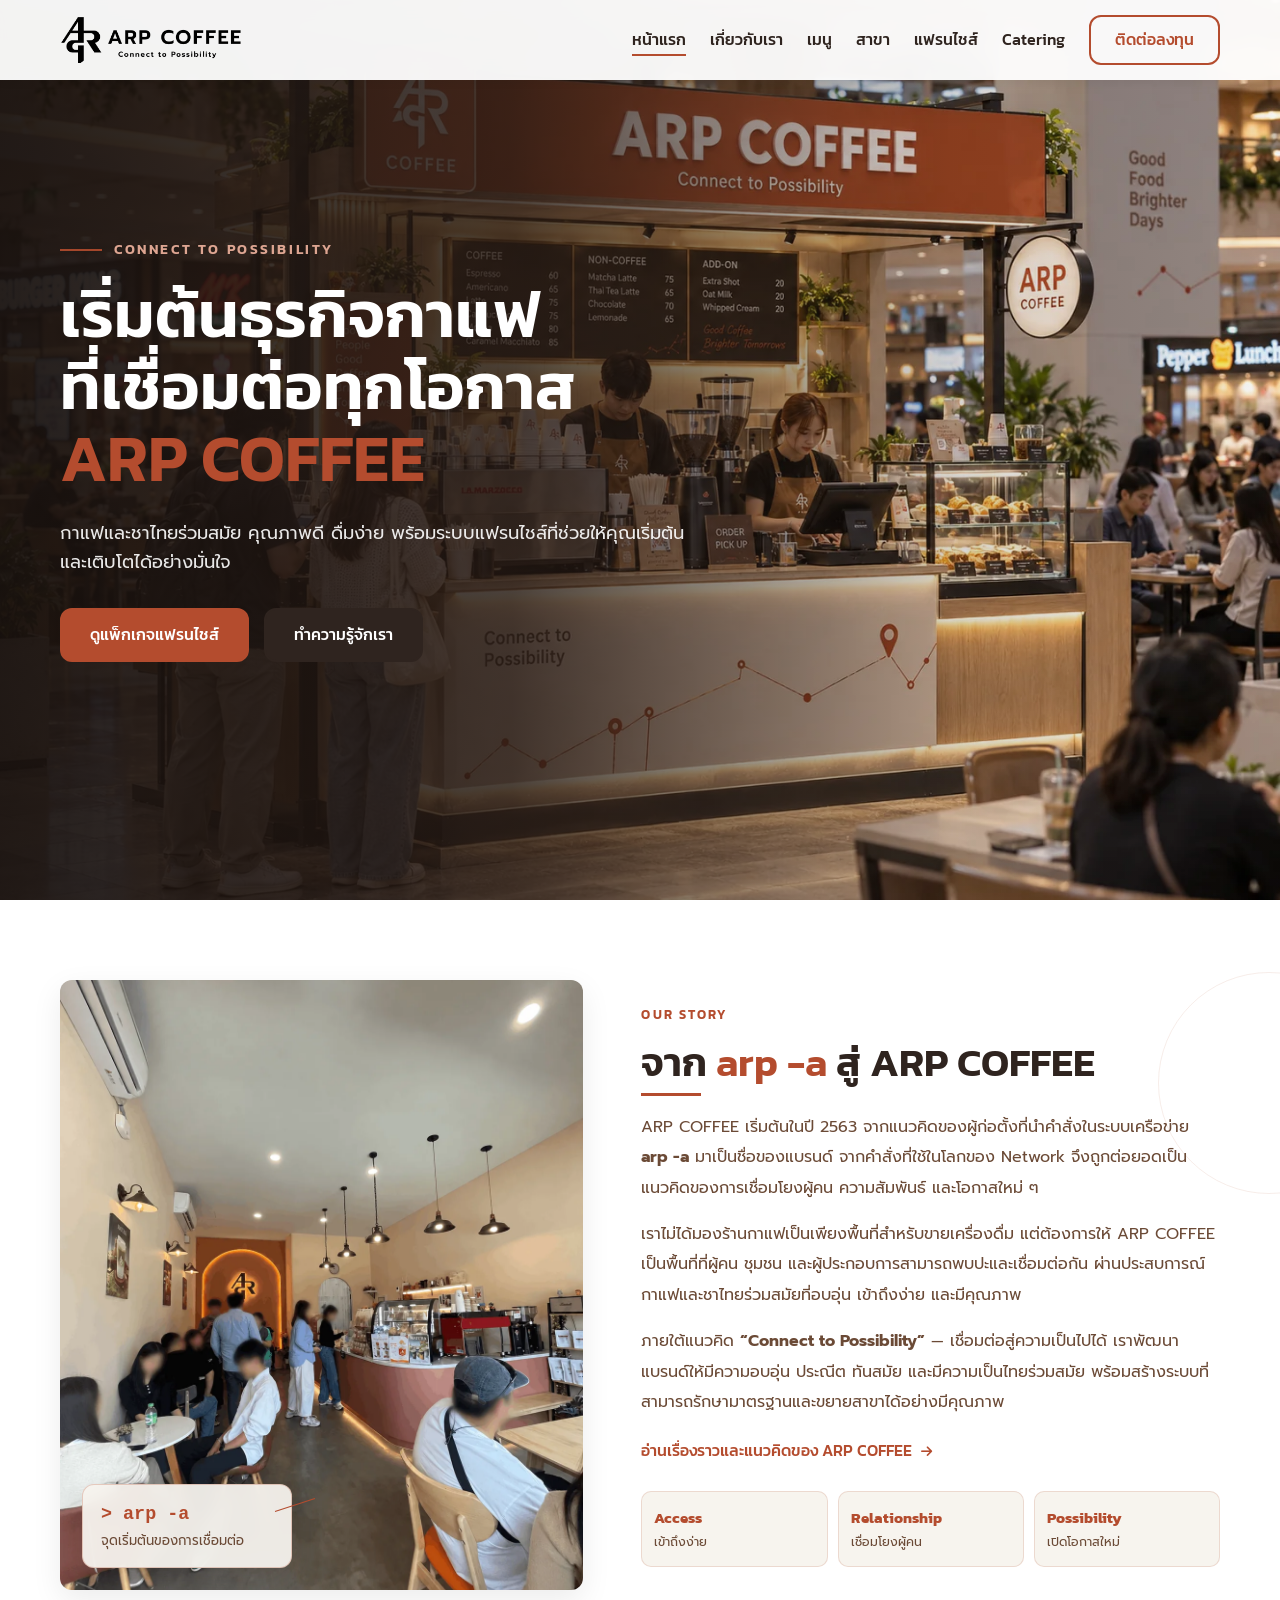
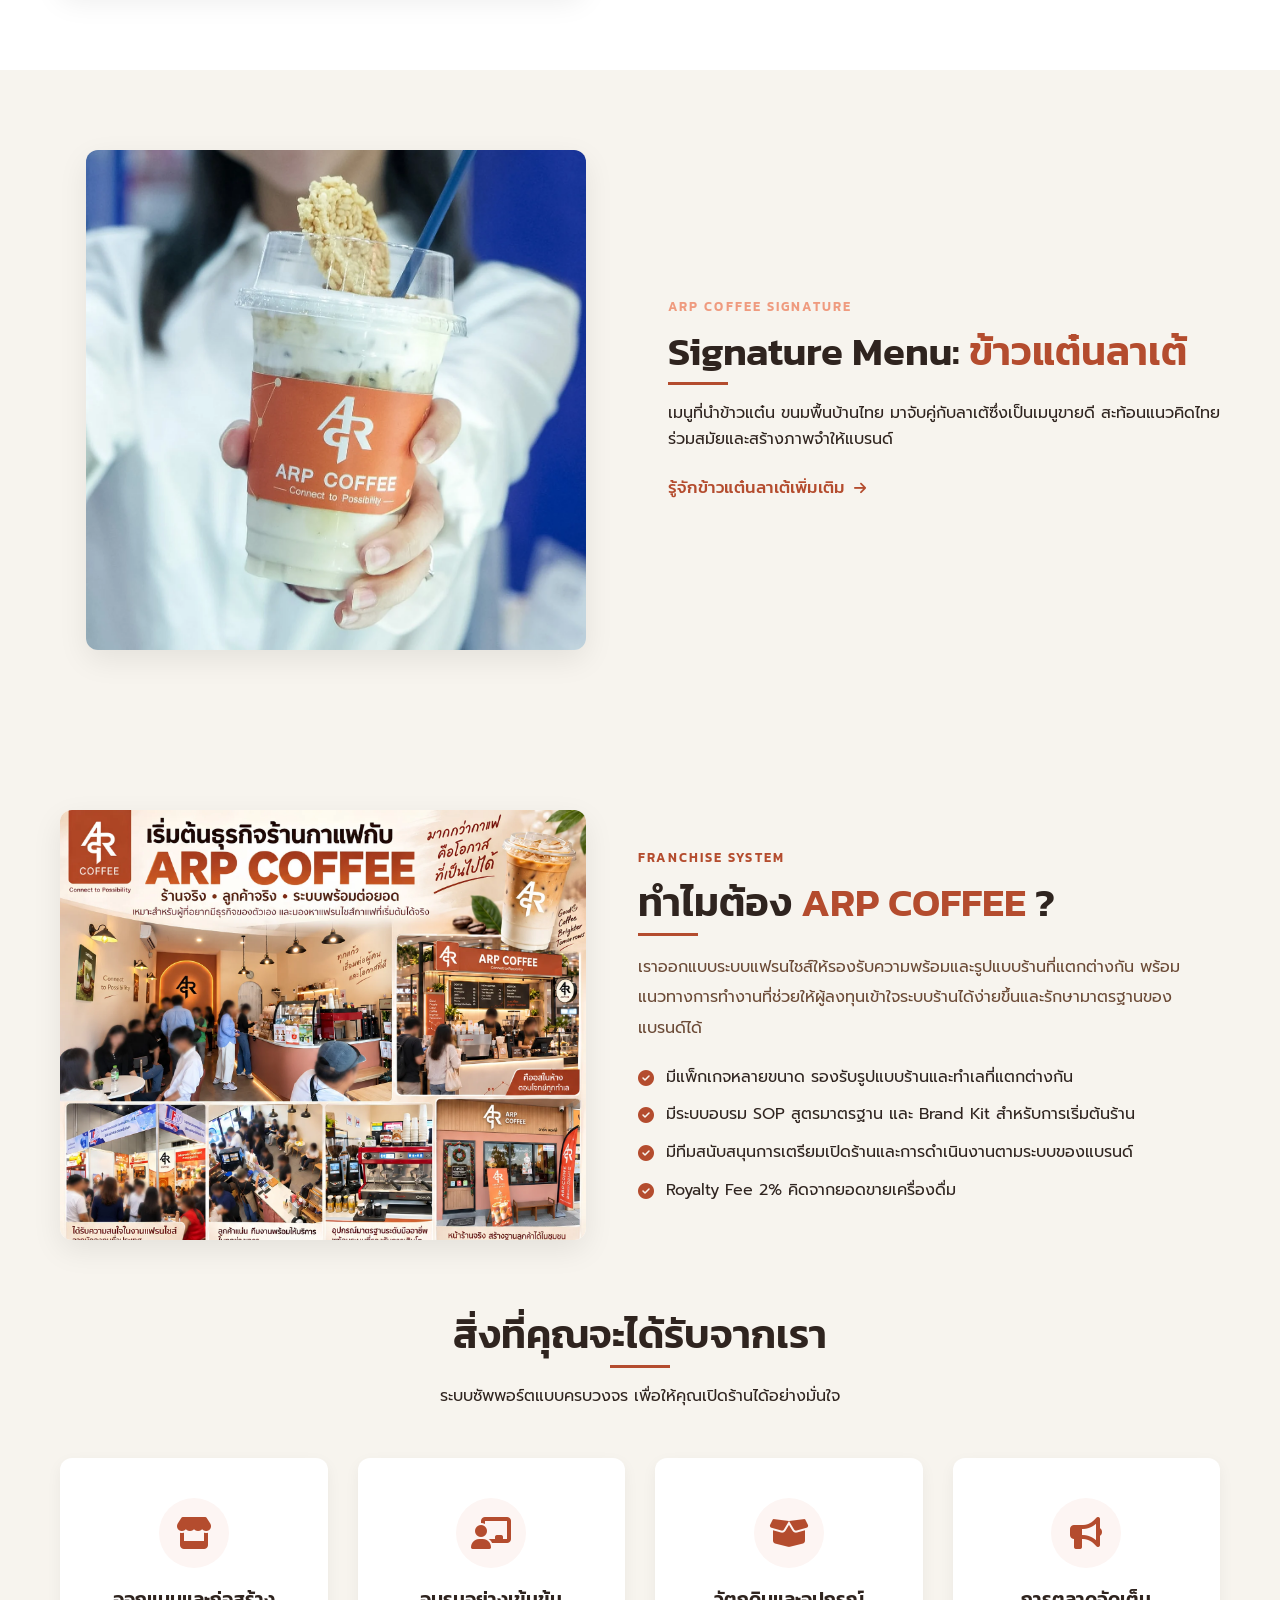
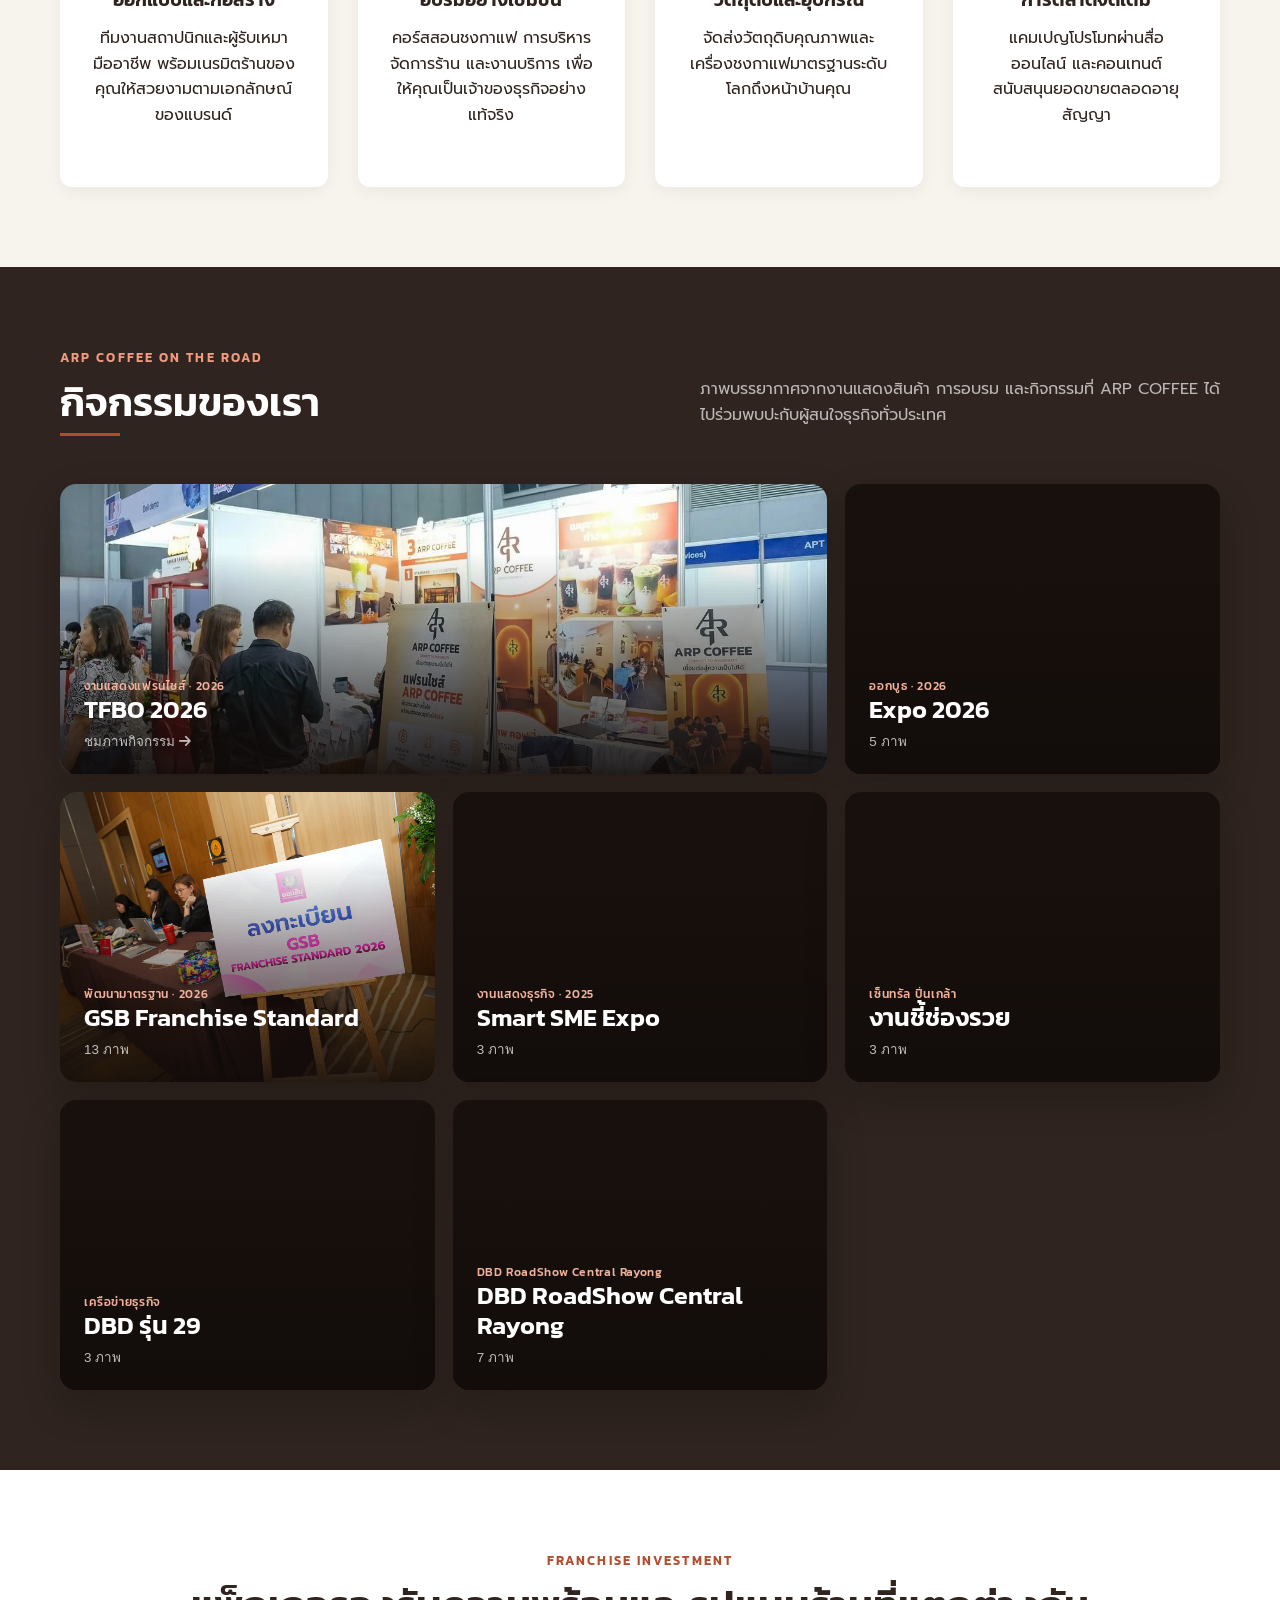
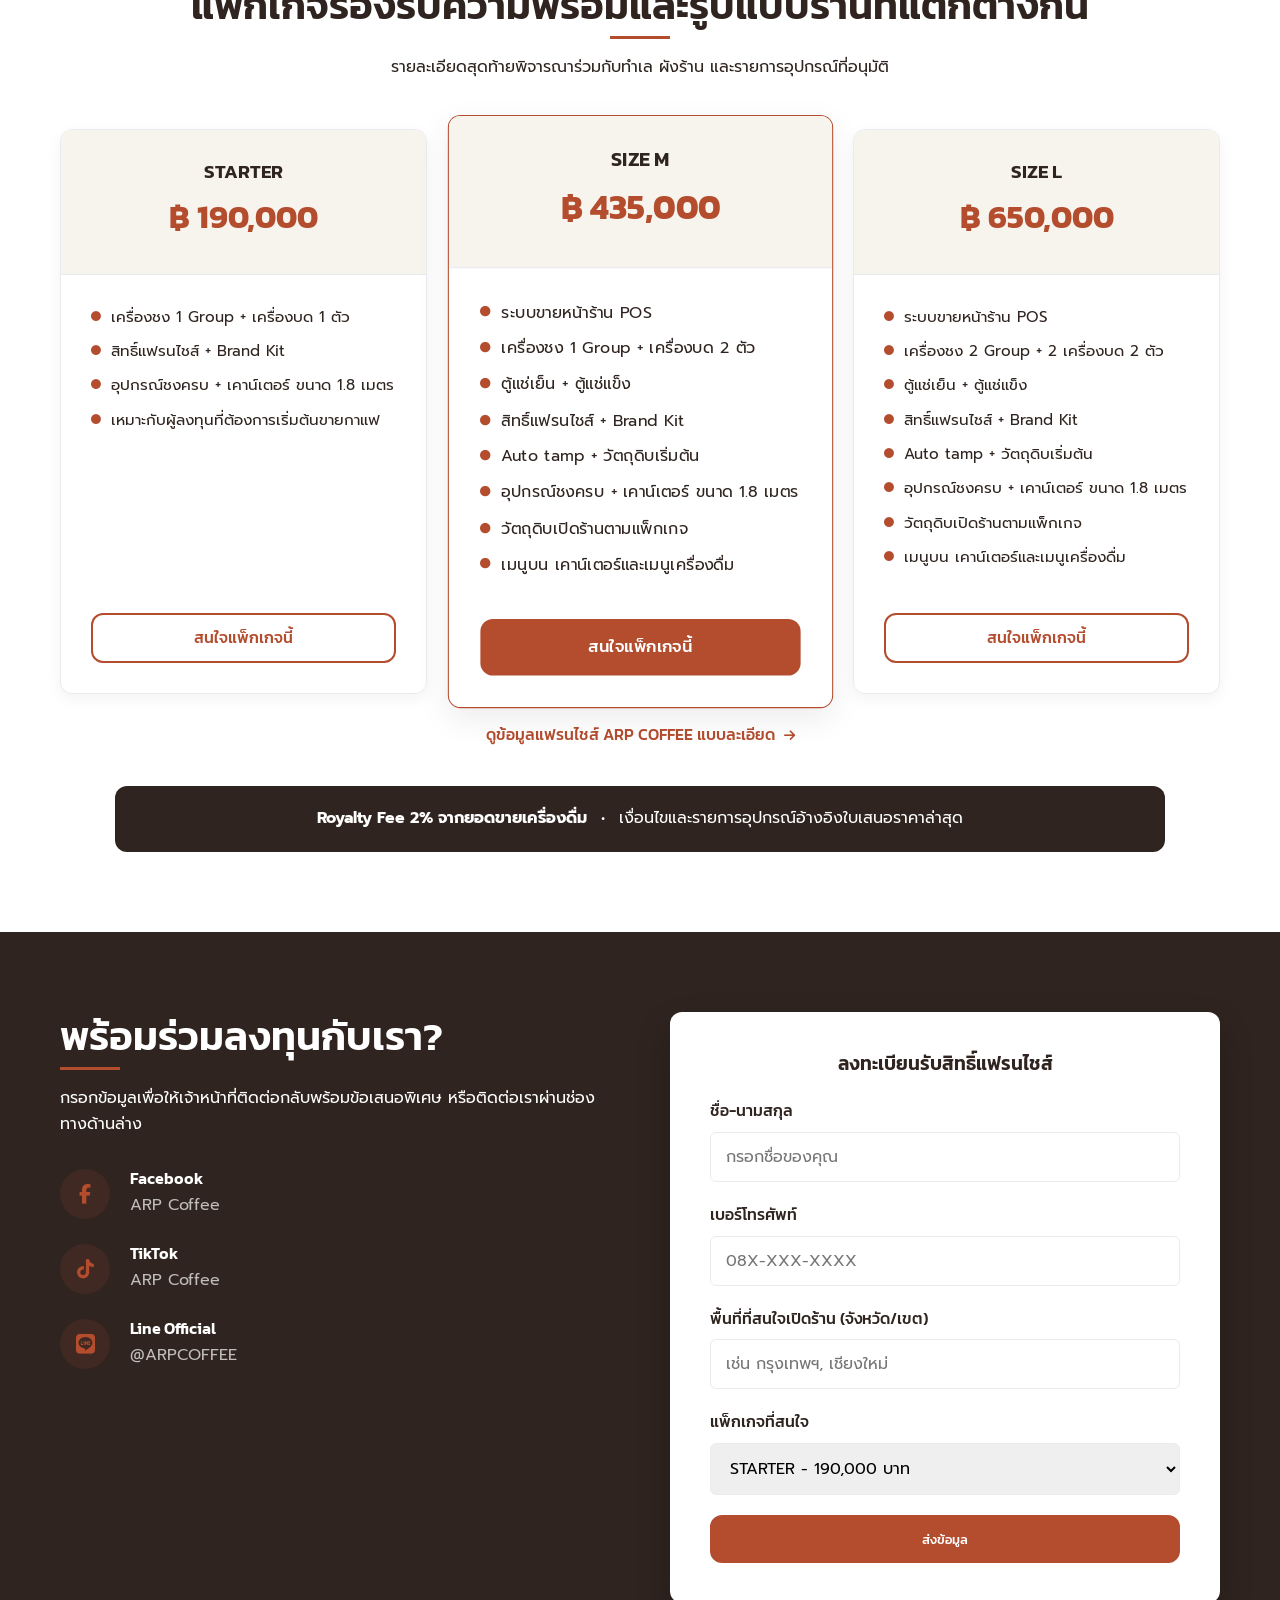
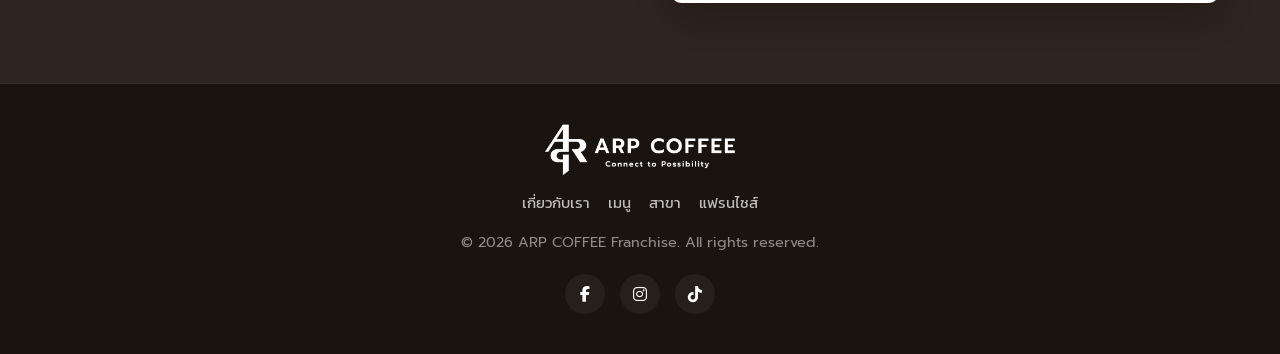
<file: index.html>
<!DOCTYPE html>
<html lang="th">

<head>
    <!-- Google tag (gtag.js) - Google Ads AW-18465965588 -->
    <script src="/google-ads.js"></script>
    <script async src="https://www.googletagmanager.com/gtag/js?id=AW-18465965588"></script>

    <meta charset="UTF-8">
    <meta name="viewport" content="width=device-width, initial-scale=1.0">
    <title>ARP COFFEE | กาแฟและชาไทยร่วมสมัย · แฟรนไชส์ร้านกาแฟ</title>
    <meta name="description" content="ARP COFFEE แบรนด์กาแฟและชาไทยร่วมสมัยภายใต้แนวคิด Connect To Possibility ดูเรื่องราวแบรนด์ เมนู Signature และข้อมูลแฟรนไชส์ร้านกาแฟ">
    <meta name="robots" content="index,follow,max-image-preview:large,max-snippet:-1,max-video-preview:-1">
    <link rel="canonical" href="https://arpcoffee.com/">

    <meta property="og:locale" content="th_TH">
    <meta property="og:type" content="website">
    <meta property="og:site_name" content="ARP COFFEE">
    <meta property="og:title" content="ARP COFFEE | กาแฟและชาไทยร่วมสมัย · แฟรนไชส์ร้านกาแฟ">
    <meta property="og:description" content="ARP COFFEE แบรนด์กาแฟและชาไทยร่วมสมัยภายใต้แนวคิด Connect To Possibility ดูเรื่องราวแบรนด์ เมนู Signature และข้อมูลแฟรนไชส์ร้านกาแฟ">
    <meta property="og:url" content="https://arpcoffee.com/">
    <meta property="og:image" content="https://arpcoffee.com/assets/hero-arp-social.jpg">
    <meta property="og:image:alt" content="ARP COFFEE — Connect To Possibility">

    <meta name="twitter:card" content="summary_large_image">
    <meta name="twitter:title" content="ARP COFFEE | กาแฟและชาไทยร่วมสมัย · แฟรนไชส์ร้านกาแฟ">
    <meta name="twitter:description" content="ARP COFFEE แบรนด์กาแฟและชาไทยร่วมสมัยภายใต้แนวคิด Connect To Possibility ดูเรื่องราวแบรนด์ เมนู Signature และข้อมูลแฟรนไชส์ร้านกาแฟ">
    <meta name="twitter:image" content="https://arpcoffee.com/assets/hero-arp-social.jpg">

    <link rel="preload" as="image" href="/assets/hero-arp.webp" type="image/webp" fetchpriority="high">

    <!-- Google Fonts -->
    <link rel="preconnect" href="https://fonts.googleapis.com">
    <link rel="preconnect" href="https://fonts.gstatic.com" crossorigin>
    <link
        href="https://fonts.googleapis.com/css2?family=Kanit:wght@300;400;500;600;700&family=Prompt:wght@300;400;500;600&display=swap"
        rel="stylesheet">

    <!-- Font Awesome -->
    <link rel="stylesheet" href="https://cdnjs.cloudflare.com/ajax/libs/font-awesome/6.4.0/css/all.min.css">

    <link rel="stylesheet" href="style.css">
    <script type="application/ld+json">
{
  "@context": "https://schema.org",
  "@graph": [
    {
      "@type": "Organization",
      "@id": "https://arpcoffee.com/#organization",
      "name": "ARP COFFEE",
      "alternateName": "อ็าพ คอฟฟี่",
      "legalName": "บริษัท เลิศวิวัฒน์ คอร์ปอเรชั่น จำกัด",
      "url": "https://arpcoffee.com/",
      "logo": {
        "@type": "ImageObject",
        "url": "https://arpcoffee.com/assets/logo-dark.png"
      },
      "slogan": "Connect To Possibility",
      "foundingDate": "2020",
      "description": "ARP COFFEE คือแบรนด์กาแฟและชาไทยร่วมสมัยภายใต้บริษัท เลิศวิวัฒน์ คอร์ปอเรชั่น จำกัด ให้บริการผ่านร้านกาแฟ ระบบแฟรนไชส์ และบริการ Catering เครื่องดื่ม ภายใต้แนวคิด Connect To Possibility",
      "contactPoint": {
        "@type": "ContactPoint",
        "telephone": "+66-65-546-9619",
        "contactType": "business inquiries",
        "areaServed": "TH",
        "availableLanguage": ["th"]
      },
      "sameAs": [
        "https://www.facebook.com/arpcoffee",
        "https://www.instagram.com/arp_coffee_th",
        "https://www.tiktok.com/@arpcoffee"
      ]
    },
    {
      "@type": "WebSite",
      "@id": "https://arpcoffee.com/#website",
      "url": "https://arpcoffee.com/",
      "name": "ARP COFFEE",
      "alternateName": "อ็าพ คอฟฟี่",
      "publisher": {
        "@id": "https://arpcoffee.com/#organization"
      },
      "inLanguage": "th-TH"
    }
  ]
}
    </script>
</head>

<body>
    <!-- Navbar -->
    <nav class="navbar" id="navbar">
        <div class="container nav-container">
            <a href="#home" class="logo" aria-label="ARP COFFEE หน้าแรก">
                <img src="assets/logo-dark.png" alt="ARP COFFEE — Connect to Possibility">
            </a>
            <ul class="nav-links">
                <li><a href="#home">หน้าแรก</a></li>
                <li><a href="/about/">เกี่ยวกับเรา</a></li>
                <li><a href="/menu/">เมนู</a></li>
                <li><a href="/branches/">สาขา</a></li>
                <li><a href="/franchise/">แฟรนไชส์</a></li>
                <li><a href="/catering/">Catering</a></li>
                <li><a href="#contact" class="btn-outline">ติดต่อลงทุน</a></li>
            </ul>
            <div class="hamburger">
                <i class="fas fa-bars"></i>
            </div>
        </div>
    </nav>

    <!-- Hero Section -->
    <header id="home" class="hero">
        <div class="hero-overlay"></div>
        <div class="container hero-content">
            <div class="hero-text fade-in-up">
                <p class="eyebrow">CONNECT TO POSSIBILITY</p>
                <h1>เริ่มต้นธุรกิจกาแฟ<br>ที่เชื่อมต่อทุกโอกาส<br><span class="highlight">ARP COFFEE</span></h1>
                <p>กาแฟและชาไทยร่วมสมัย คุณภาพดี ดื่มง่าย พร้อมระบบแฟรนไชส์ที่ช่วยให้คุณเริ่มต้นและเติบโตได้อย่างมั่นใจ
                </p>
                <div class="hero-buttons">
                    <a href="#packages" class="btn-primary">ดูแพ็กเกจแฟรนไชส์</a>
                    <a href="#about" class="btn-secondary">ทำความรู้จักเรา</a>
                </div>
            </div>
        </div>
    </header>

    <!-- About / Brand Story Section -->
    <section id="about" class="about section-padding">
        <div class="container about-container">
            <div class="about-image brand-story-image slide-in-left">
                <img src="assets/brand-story.webp" alt="บรรยากาศจริงภายในร้าน ARP COFFEE และการบริการลูกค้า" width="1086" height="1448" loading="lazy" decoding="async">
                <div class="arp-origin-badge" aria-label="ที่มาของชื่อ ARP COFFEE">
                    <code>&gt; arp -a</code>
                    <span>จุดเริ่มต้นของการเชื่อมต่อ</span>
                </div>
            </div>

            <div class="about-text slide-in-right">
                <p class="section-kicker">OUR STORY</p>
                <h2 class="section-title">จาก <span class="highlight">arp -a</span> สู่ ARP COFFEE</h2>

                <p>ARP COFFEE เริ่มต้นในปี 2563 จากแนวคิดของผู้ก่อตั้งที่นำคำสั่งในระบบเครือข่าย
                    <strong>arp -a</strong> มาเป็นชื่อของแบรนด์ จากคำสั่งที่ใช้ในโลกของ Network
                    จึงถูกต่อยอดเป็นแนวคิดของการเชื่อมโยงผู้คน ความสัมพันธ์ และโอกาสใหม่ ๆ
                </p>

                <p>เราไม่ได้มองร้านกาแฟเป็นเพียงพื้นที่สำหรับขายเครื่องดื่ม แต่ต้องการให้ ARP COFFEE
                    เป็นพื้นที่ที่ผู้คน ชุมชน และผู้ประกอบการสามารถพบปะและเชื่อมต่อกัน
                    ผ่านประสบการณ์กาแฟและชาไทยร่วมสมัยที่อบอุ่น เข้าถึงง่าย และมีคุณภาพ</p>

                <p>ภายใต้แนวคิด <strong>“Connect to Possibility”</strong> — เชื่อมต่อสู่ความเป็นไปได้
                    เราพัฒนาแบรนด์ให้มีความอบอุ่น ประณีต ทันสมัย และมีความเป็นไทยร่วมสมัย
                    พร้อมสร้างระบบที่สามารถรักษามาตรฐานและขยายสาขาได้อย่างมีคุณภาพ</p>

                <p class="seo-inline-link"><a href="/about/">อ่านเรื่องราวและแนวคิดของ ARP COFFEE <i class="fas fa-arrow-right" aria-hidden="true"></i></a></p>

                <div class="brand-pillars" aria-label="แนวคิด Access Relationship Possibility">
                    <div class="brand-pillar">
                        <strong>Access</strong>
                        <span>เข้าถึงง่าย</span>
                    </div>
                    <div class="brand-pillar">
                        <strong>Relationship</strong>
                        <span>เชื่อมโยงผู้คน</span>
                    </div>
                    <div class="brand-pillar">
                        <strong>Possibility</strong>
                        <span>เปิดโอกาสใหม่</span>
                    </div>
                </div>
            </div>
        </div>
    </section>

    <!-- Signature Menu Section -->
    <section id="signature-menu" class="signature-menu section-padding">
        <div class="container signature-menu-container">
            <div class="signature-menu-image slide-in-left">
                <img src="assets/menu/khao-taen-latte.webp" alt="ข้าวแต๋นลาเต้ เมนู Signature ของ ARP COFFEE" width="1179" height="1179" loading="lazy" decoding="async">
            </div>

            <div class="signature-menu-text slide-in-right">
                <p class="section-kicker">ARP COFFEE SIGNATURE</p>
                <h2 class="section-title">Signature Menu: <span class="highlight">ข้าวแต๋นลาเต้</span></h2>
                <p>เมนูที่นำข้าวแต๋น ขนมพื้นบ้านไทย มาจับคู่กับลาเต้ซึ่งเป็นเมนูขายดี
                    สะท้อนแนวคิดไทยร่วมสมัยและสร้างภาพจำให้แบรนด์</p>
                <p class="seo-inline-link"><a href="/signature/khao-taen-latte/">รู้จักข้าวแต๋นลาเต้เพิ่มเติม <i class="fas fa-arrow-right" aria-hidden="true"></i></a></p>
            </div>
        </div>
    </section>

    <!-- Why ARP / Benefits Section -->
    <section id="benefits" class="benefits why-arp section-padding bg-light">
        <div class="container">
            <div class="why-arp-grid">
                <div class="why-arp-image slide-in-left">
                    <img src="assets/shop-arp.webp" alt="รูปแบบร้านและระบบแฟรนไชส์ ARP COFFEE" width="1600" height="1600" loading="lazy" decoding="async">
                </div>

                <div class="why-arp-content slide-in-right">
                    <p class="section-kicker">FRANCHISE SYSTEM</p>
                    <h2 class="section-title">ทำไมต้อง <span class="highlight">ARP COFFEE</span> ?</h2>
                    <p>เราออกแบบระบบแฟรนไชส์ให้รองรับความพร้อมและรูปแบบร้านที่แตกต่างกัน
                        พร้อมแนวทางการทำงานที่ช่วยให้ผู้ลงทุนเข้าใจระบบร้านได้ง่ายขึ้นและรักษามาตรฐานของแบรนด์ได้</p>

                    <ul class="why-arp-list">
                        <li><i class="fas fa-check-circle"></i><span>มีแพ็กเกจหลายขนาด
                                รองรับรูปแบบร้านและทำเลที่แตกต่างกัน</span></li>
                        <li><i class="fas fa-check-circle"></i><span>มีระบบอบรม SOP สูตรมาตรฐาน และ Brand Kit
                                สำหรับการเริ่มต้นร้าน</span></li>
                        <li><i
                                class="fas fa-check-circle"></i><span>มีทีมสนับสนุนการเตรียมเปิดร้านและการดำเนินงานตามระบบของแบรนด์</span>
                        </li>
                        <li><i class="fas fa-check-circle"></i><span>Royalty Fee 2% คิดจากยอดขายเครื่องดื่ม</span></li>
                    </ul>
                </div>
            </div>

            <div class="section-header text-center fade-in-up benefits-subheading">
                <h2 class="section-title">สิ่งที่คุณจะได้รับจากเรา</h2>
                <p>ระบบซัพพอร์ตแบบครบวงจร เพื่อให้คุณเปิดร้านได้อย่างมั่นใจ</p>
            </div>
            <div class="benefits-grid">
                <div class="benefit-card stagger-in">
                    <div class="icon-wrapper">
                        <i class="fas fa-store"></i>
                    </div>
                    <h3>ออกแบบและก่อสร้าง</h3>
                    <p>ทีมงานสถาปนิกและผู้รับเหมามืออาชีพ พร้อมเนรมิตร้านของคุณให้สวยงามตามเอกลักษณ์ของแบรนด์</p>
                </div>
                <div class="benefit-card stagger-in">
                    <div class="icon-wrapper">
                        <i class="fas fa-chalkboard-teacher"></i>
                    </div>
                    <h3>อบรมอย่างเข้มข้น</h3>
                    <p>คอร์สสอนชงกาแฟ การบริหารจัดการร้าน และงานบริการ เพื่อให้คุณเป็นเจ้าของธุรกิจอย่างแท้จริง</p>
                </div>
                <div class="benefit-card stagger-in">
                    <div class="icon-wrapper">
                        <i class="fas fa-box-open"></i>
                    </div>
                    <h3>วัตถุดิบและอุปกรณ์</h3>
                    <p>จัดส่งวัตถุดิบคุณภาพและเครื่องชงกาแฟมาตรฐานระดับโลกถึงหน้าบ้านคุณ</p>
                </div>
                <div class="benefit-card stagger-in">
                    <div class="icon-wrapper">
                        <i class="fas fa-bullhorn"></i>
                    </div>
                    <h3>การตลาดจัดเต็ม</h3>
                    <p>แคมเปญโปรโมทผ่านสื่อออนไลน์ และคอนเทนต์สนับสนุนยอดขายตลอดอายุสัญญา</p>
                </div>
            </div>
        </div>
    </section>

    <!-- Activities Section -->
    <section id="activities" class="activities section-padding">
        <div class="container">
            <div class="section-header activities-heading fade-in-up">
                <div>
                    <p class="section-kicker">ARP COFFEE ON THE ROAD</p>
                    <h2 class="section-title">กิจกรรมของเรา</h2>
                </div>
                <p class="activities-intro">ภาพบรรยากาศจากงานแสดงสินค้า การอบรม และกิจกรรมที่ ARP COFFEE
                    ได้ไปร่วมพบปะกับผู้สนใจธุรกิจทั่วประเทศ</p>
            </div>

            <div class="activity-grid">
                <button class="activity-card activity-card-featured stagger-in" type="button" data-gallery="tfbo"
                    aria-label="เปิดอัลบั้มงาน TFBO 2026">
                    <img src="assets/events/tfbo-1.webp" alt="บูธ ARP COFFEE ในงาน TFBO 2026" loading="lazy" decoding="async">
                    <span class="activity-overlay"></span>
                    <span class="activity-content"><small>งานแสดงแฟรนไชส์ · 2026</small><strong>TFBO
                            2026</strong><em>ชมภาพกิจกรรม <i class="fas fa-arrow-right"></i></em></span>
                </button>

                <button class="activity-card stagger-in" type="button" data-gallery="expo"
                    aria-label="เปิดอัลบั้มงาน Expo 2026">
                    <img src="assets/events/expo-1.webp" alt="ทีม ARP COFFEE ในงาน Expo 2026" loading="lazy" decoding="async">
                    <span class="activity-overlay"></span>
                    <span class="activity-content"><small>ออกบูธ · 2026</small><strong>Expo 2026</strong><em>5
                            ภาพ</em></span>
                </button>

                <button class="activity-card stagger-in" type="button" data-gallery="gsb"
                    aria-label="เปิดอัลบั้ม GSB Franchise Standard 2026">
                    <img src="assets/events/gsb-1.webp" alt="กิจกรรม GSB Franchise Standard 2026" loading="lazy" decoding="async">
                    <span class="activity-overlay"></span>
                    <span class="activity-content"><small>พัฒนามาตรฐาน · 2026</small><strong>GSB Franchise
                            Standard</strong><em>13 ภาพ</em></span>
                </button>

                <button class="activity-card stagger-in" type="button" data-gallery="smart"
                    aria-label="เปิดอัลบั้มงาน Smart SME Expo 2025">
                    <img src="assets/events/smart-1.webp" alt="บูธ ARP COFFEE ในงาน Smart SME Expo 2025" loading="lazy" decoding="async">
                    <span class="activity-overlay"></span>
                    <span class="activity-content"><small>งานแสดงธุรกิจ · 2025</small><strong>Smart SME
                            Expo</strong><em>3 ภาพ</em></span>
                </button>

                <button class="activity-card stagger-in" type="button" data-gallery="rich"
                    aria-label="เปิดอัลบั้มงานชี้ช่องรวย">
                    <img src="assets/events/rich-1.webp" alt="บูธ ARP COFFEE ในงานชี้ช่องรวย" loading="lazy" decoding="async">
                    <span class="activity-overlay"></span>
                    <span class="activity-content"><small>เซ็นทรัล ปิ่นเกล้า</small><strong>งานชี้ช่องรวย</strong><em>3
                            ภาพ</em></span>
                </button>

                <button class="activity-card stagger-in" type="button" data-gallery="dbd29"
                    aria-label="เปิดอัลบั้มกิจกรรม DBD รุ่น 29">
                    <img src="assets/events/dbd-1.webp" alt="กิจกรรม DBD รุ่น 29" loading="lazy" decoding="async">
                    <span class="activity-overlay"></span>
                    <span class="activity-content"><small>เครือข่ายธุรกิจ</small><strong>DBD รุ่น 29</strong><em>3
                            ภาพ</em></span>
                </button>

                <button class="activity-card stagger-in" type="button" data-gallery="dbd"
                    aria-label="DBD RoadShow Central Rayong">
                    <img src="assets/events/dbdry-1.webp" alt="กิจกรรม DBD Franshise Road Show Central Rayong" loading="lazy" decoding="async">
                    <span class="activity-overlay"></span>
                    <span class="activity-content"><small>DBD RoadShow Central Rayong</small><strong>DBD RoadShow
                            Central Rayong</strong><em>7
                            ภาพ</em></span>
                </button>

            </div>
        </div>
    </section>

    <!-- Packages Section -->
    <section id="packages" class="packages section-padding">
        <div class="container">
            <div class="section-header text-center fade-in-up">
                <p class="section-kicker">FRANCHISE INVESTMENT</p>
                <h2 class="section-title">แพ็กเกจรองรับความพร้อมและรูปแบบร้านที่แตกต่างกัน</h2>
                <p>รายละเอียดสุดท้ายพิจารณาร่วมกับทำเล ผังร้าน และรายการอุปกรณ์ที่อนุมัติ</p>
            </div>

            <div class="packages-wrapper-3">
                <!-- Package 1: STARTER -->
                <div class="package-card stagger-in">
                    <div class="package-header">
                        <h3>STARTER</h3>
                        <div class="price">฿ 190,000</div>
                    </div>
                    <div class="package-body">
                        <ul class="package-includes">
                            <li><i class="fas fa-circle"></i> เครื่องชง 1 Group + เครื่องบด 1 ตัว</li>
                            <li><i class="fas fa-circle"></i> สิทธิ์แฟรนไชส์ + Brand Kit</li>
                            <li><i class="fas fa-circle"></i> อุปกรณ์ชงครบ + เคาน์เตอร์ ขนาด 1.8 เมตร</li>
                            <li><i class="fas fa-circle"></i> เหมาะกับผู้ลงทุนที่ต้องการเริ่มต้นขายกาแฟ</li>
                        </ul>
                    </div>
                    <div class="package-footer">
                        <a href="#contact" class="btn-outline w-100">สนใจแพ็กเกจนี้</a>
                    </div>
                </div>

                <!-- Package 2: SIZE M -->
                <div class="package-card popular stagger-in">
                    <div class="package-header">
                        <h3>SIZE M</h3>
                        <div class="price">฿ 435,000</div>
                    </div>
                    <div class="package-body">
                        <ul class="package-includes">
                            <li><i class="fas fa-circle"></i> ระบบขายหน้าร้าน POS</li>
                            <li><i class="fas fa-circle"></i> เครื่องชง 1 Group + เครื่องบด 2 ตัว</li>
                            <li><i class="fas fa-circle"></i> ตู้แช่เย็น + ตู้แช่แข็ง</li>
                            <li><i class="fas fa-circle"></i> สิทธิ์แฟรนไชส์ + Brand Kit</li>
                            <li><i class="fas fa-circle"></i> Auto tamp + วัตถุดิบเริ่มต้น</li>
                            <li><i class="fas fa-circle"></i> อุปกรณ์ชงครบ + เคาน์เตอร์ ขนาด 1.8 เมตร</li>
                            <li><i class="fas fa-circle"></i> วัตถุดิบเปิดร้านตามแพ็กเกจ</li>
                            <li><i class="fas fa-circle"></i> เมนูบน เคาน์เตอร์และเมนูเครื่องดื่ม</li>
                        </ul>
                    </div>
                    <div class="package-footer">
                        <a href="#contact" class="btn-primary w-100">สนใจแพ็กเกจนี้</a>
                    </div>
                </div>

                <!-- Package 3: SIZE L -->
                <div class="package-card stagger-in">
                    <div class="package-header">
                        <h3>SIZE L</h3>
                        <div class="price">฿ 650,000</div>
                    </div>
                    <div class="package-body">
                        <ul class="package-includes">
                            <li><i class="fas fa-circle"></i> ระบบขายหน้าร้าน POS</li>
                            <li><i class="fas fa-circle"></i> เครื่องชง 2 Group + 2 เครื่องบด 2 ตัว</li>
                            <li><i class="fas fa-circle"></i> ตู้แช่เย็น + ตู้แช่แข็ง</li>
                            <li><i class="fas fa-circle"></i> สิทธิ์แฟรนไชส์ + Brand Kit</li>
                            <li><i class="fas fa-circle"></i> Auto tamp + วัตถุดิบเริ่มต้น</li>
                            <li><i class="fas fa-circle"></i> อุปกรณ์ชงครบ + เคาน์เตอร์ ขนาด 1.8 เมตร</li>
                            <li><i class="fas fa-circle"></i> วัตถุดิบเปิดร้านตามแพ็กเกจ</li>
                            <li><i class="fas fa-circle"></i> เมนูบน เคาน์เตอร์และเมนูเครื่องดื่ม</li>
                        </ul>
                    </div>
                    <div class="package-footer">
                        <a href="#contact" class="btn-outline w-100">สนใจแพ็กเกจนี้</a>
                    </div>
                </div>
            </div>

            <p class="text-center seo-inline-link seo-inline-link-spaced"><a href="/franchise/">ดูข้อมูลแฟรนไชส์ ARP COFFEE แบบละเอียด <i class="fas fa-arrow-right" aria-hidden="true"></i></a></p>

            <div class="package-terms fade-in-up">
                <strong>Royalty Fee 2% จากยอดขายเครื่องดื่ม</strong>
                <span aria-hidden="true">•</span>
                <span>เงื่อนไขและรายการอุปกรณ์อ้างอิงใบเสนอราคาล่าสุด</span>
            </div>
        </div>
    </section>

    <!-- Contact Section -->
    <section id="contact" class="contact section-padding bg-dark">
        <div class="container">
            <div class="contact-wrapper">
                <div class="contact-info slide-in-left">
                    <h2 class="section-title">พร้อมร่วมลงทุนกับเรา?</h2>
                    <p>กรอกข้อมูลเพื่อให้เจ้าหน้าที่ติดต่อกลับพร้อมข้อเสนอพิเศษ หรือติดต่อเราผ่านช่องทางด้านล่าง</p>

                    <div class="contact-details">

                        <a href="https://www.facebook.com/arpcoffee" target="_blank" rel="noopener noreferrer"
                            class="contact-item">

                            <div class="icon">
                                <i class="fab fa-facebook-f"></i>
                            </div>

                            <div>
                                <h3>Facebook</h3>
                                <p>ARP Coffee</p>
                            </div>

                        </a>


                        <a href="https://www.tiktok.com/@arpcoffee" target="_blank" rel="noopener noreferrer"
                            class="contact-item">

                            <div class="icon">
                                <i class="fab fa-tiktok"></i>
                            </div>

                            <div>
                                <h3>TikTok</h3>
                                <p>ARP Coffee</p>
                            </div>

                        </a>


                        <a href="https://lin.ee/732X6ey" target="_blank" rel="noopener noreferrer" class="contact-item">

                            <div class="icon">
                                <i class="fab fa-line"></i>
                            </div>

                            <div>
                                <h3>Line Official</h3>
                                <p>@ARPCOFFEE</p>
                            </div>

                        </a>

                    </div>
                </div>

                <div class="contact-form-wrapper slide-in-right">
                    <form class="contact-form" id="contactForm">
                        <h3>ลงทะเบียนรับสิทธิ์แฟรนไชส์</h3>
                        <div class="form-group">
                            <label for="name">ชื่อ-นามสกุล</label>
                            <input type="text" id="name" placeholder="กรอกชื่อของคุณ" required>
                        </div>
                        <div class="form-group">
                            <label for="phone">เบอร์โทรศัพท์</label>
                            <input type="tel" id="phone" placeholder="08X-XXX-XXXX" required>
                        </div>
                        <div class="form-group">
                            <label for="location">พื้นที่ที่สนใจเปิดร้าน (จังหวัด/เขต)</label>
                            <input type="text" id="location" placeholder="เช่น กรุงเทพฯ, เชียงใหม่" required>
                        </div>
                        <div class="form-group">
                            <label for="package">แพ็กเกจที่สนใจ</label>
                            <select id="package">
                                <option value="TFBO">TFBO Special - 190,000 บาท</option>
                                <option value="S">Package S (Standard) - 435,000 บาท</option>
                                <option value="M">Package M (Professional) - 650,000 บาท</option>
                                <option value="L">ยังไม่แน่ใจ ต้องการคำปรึกษา</option>
                            </select>
                        </div>
                        <button type="submit" class="btn-primary w-100">ส่งข้อมูล</button>
                    </form>
                </div>
            </div>
        </div>
    </section>

    <div class="gallery-dialog" id="galleryDialog" role="dialog" aria-modal="true" aria-labelledby="galleryTitle"
        hidden>
        <div class="gallery-shell">
            <div class="gallery-header">
                <div>
                    <span class="gallery-label">PHOTO STORY</span>
                    <h2 id="galleryTitle">ภาพกิจกรรม</h2>
                </div>
                <button class="gallery-close" type="button" aria-label="ปิดอัลบั้ม"><i
                        class="fas fa-times"></i></button>
            </div>
            <div class="gallery-images" id="galleryImages"></div>
        </div>
    </div>

    <!-- Footer -->
    <footer class="footer">
        <div class="container text-center">

            <div class="footer-logo">
                <a href="https://arpcoffee.com/" target="_blank" rel="noopener noreferrer">
                    <img src="assets/logo-white.png" alt="ARP COFFEE">
                </a>
            </div>

            <nav class="footer-seo-links" aria-label="ลิงก์สำคัญ">
                <a href="/about/">เกี่ยวกับเรา</a>
                <a href="/menu/">เมนู</a>
                <a href="/branches/">สาขา</a>
                <a href="/franchise/">แฟรนไชส์</a>
            </nav>

            <p>&copy; 2026 ARP COFFEE Franchise. All rights reserved.</p>

            <div class="social-links">

                <!-- Facebook -->
                <a href="https://www.facebook.com/arpcoffee" target="_blank" rel="noopener noreferrer"
                    aria-label="ARP COFFEE Facebook">
                    <i class="fab fa-facebook-f"></i>
                </a>

                <!-- Instagram -->
                <a href="https://www.instagram.com/arp_coffee_th" target="_blank" rel="noopener noreferrer"
                    aria-label="ARP COFFEE Instagram">
                    <i class="fab fa-instagram"></i>
                </a>

                <!-- TikTok -->
                <a href="https://www.tiktok.com/@arpcoffee" target="_blank" rel="noopener noreferrer"
                    aria-label="ARP COFFEE TikTok">
                    <i class="fab fa-tiktok"></i>
                </a>

            </div>
        </div>
    </footer>

    <script src="script.js?v=5"></script>
</body>

</html>
</file>
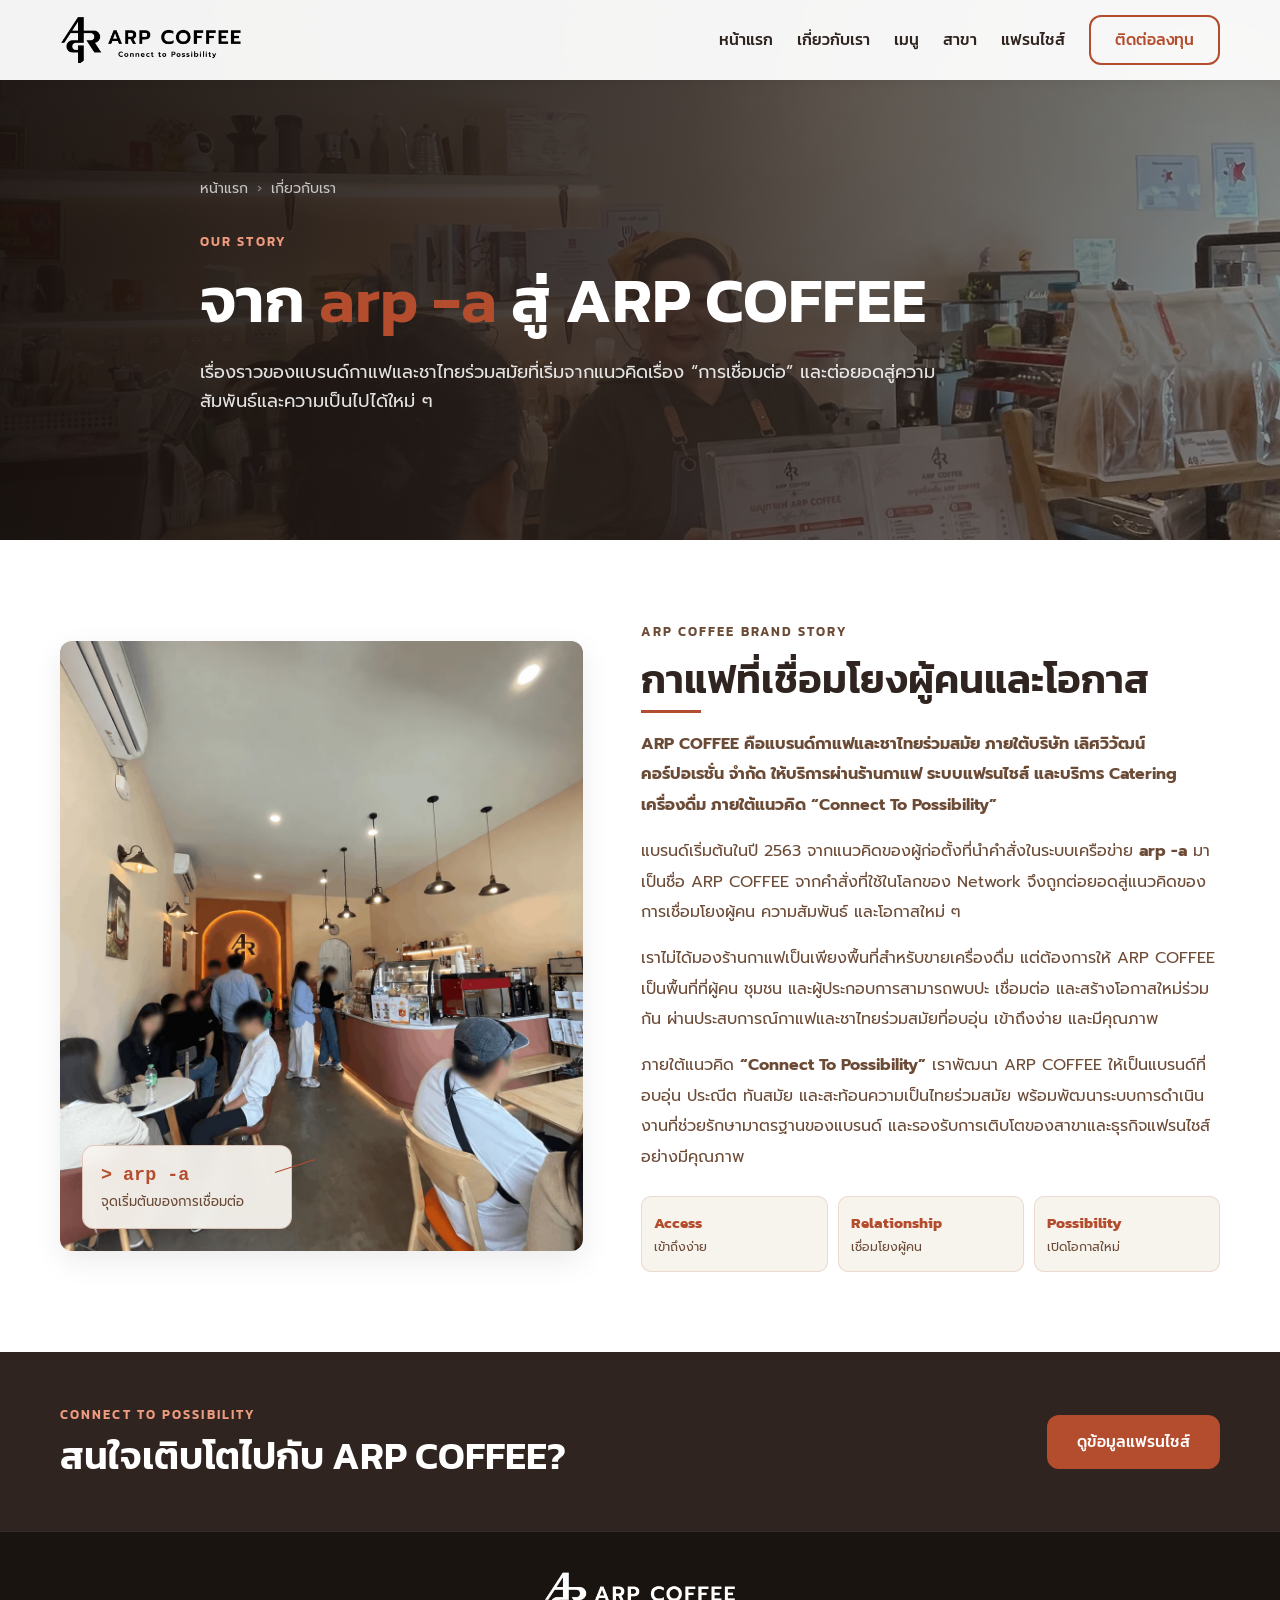
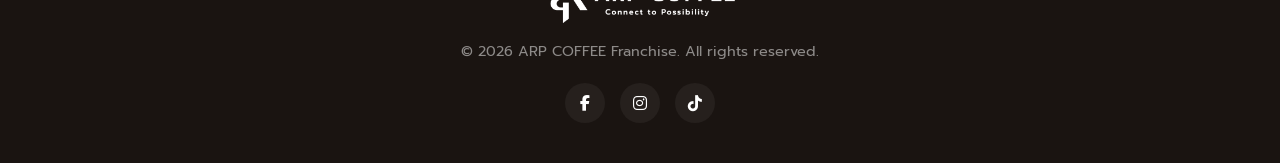
<file: about/index.html>
<!DOCTYPE html>
<html lang="th">
<head>
    <!-- Google tag (gtag.js) - Google Ads AW-18465965588 -->
    <script src="/google-ads.js"></script>
    <script async src="https://www.googletagmanager.com/gtag/js?id=AW-18465965588"></script>

    <meta charset="UTF-8">
    <meta name="viewport" content="width=device-width, initial-scale=1.0">
    <title>เกี่ยวกับ ARP COFFEE | จาก arp -a สู่ Connect To Possibility</title>
    <meta name="description" content="รู้จัก ARP COFFEE จากที่มาของชื่อ arp -a สู่แนวคิด Access · Relationship · Possibility และ Connect To Possibility แบรนด์กาแฟและชาไทยร่วมสมัย">
    <meta name="robots" content="index,follow,max-image-preview:large,max-snippet:-1,max-video-preview:-1">
    <link rel="canonical" href="https://arpcoffee.com/about/">

    <meta property="og:locale" content="th_TH">
    <meta property="og:type" content="website">
    <meta property="og:site_name" content="ARP COFFEE">
    <meta property="og:title" content="เกี่ยวกับ ARP COFFEE | จาก arp -a สู่ Connect To Possibility">
    <meta property="og:description" content="รู้จัก ARP COFFEE จากที่มาของชื่อ arp -a สู่แนวคิด Access · Relationship · Possibility และ Connect To Possibility แบรนด์กาแฟและชาไทยร่วมสมัย">
    <meta property="og:url" content="https://arpcoffee.com/about/">
    <meta property="og:image" content="https://arpcoffee.com/assets/brand-story-social.jpg">
    <meta property="og:image:alt" content="ARP COFFEE — Connect To Possibility">

    <meta name="twitter:card" content="summary_large_image">
    <meta name="twitter:title" content="เกี่ยวกับ ARP COFFEE | จาก arp -a สู่ Connect To Possibility">
    <meta name="twitter:description" content="รู้จัก ARP COFFEE จากที่มาของชื่อ arp -a สู่แนวคิด Access · Relationship · Possibility และ Connect To Possibility แบรนด์กาแฟและชาไทยร่วมสมัย">
    <meta name="twitter:image" content="https://arpcoffee.com/assets/brand-story-social.jpg">

    <link rel="preload" as="image" href="/assets/brand-story-hero.webp" type="image/webp" fetchpriority="high">

    <link rel="preconnect" href="https://fonts.googleapis.com">
    <link rel="preconnect" href="https://fonts.gstatic.com" crossorigin>
    <link href="https://fonts.googleapis.com/css2?family=Kanit:wght@300;400;500;600;700&family=Prompt:wght@300;400;500;600&display=swap" rel="stylesheet">
    <link rel="stylesheet" href="https://cdnjs.cloudflare.com/ajax/libs/font-awesome/6.4.0/css/all.min.css">
    <link rel="stylesheet" href="/style.css">

    <script type="application/ld+json">
{
  "@context": "https://schema.org",
  "@graph": [
    {
      "@type": "WebPage",
      "@id": "https://arpcoffee.com/about/#webpage",
      "url": "https://arpcoffee.com/about/",
      "name": "เกี่ยวกับ ARP COFFEE | จาก arp -a สู่ Connect To Possibility",
      "description": "รู้จัก ARP COFFEE จากที่มาของชื่อ arp -a สู่แนวคิด Access · Relationship · Possibility และ Connect To Possibility แบรนด์กาแฟและชาไทยร่วมสมัย",
      "isPartOf": {
        "@id": "https://arpcoffee.com/#website"
      },
      "about": {
        "@id": "https://arpcoffee.com/#organization"
      },
      "inLanguage": "th-TH"
    },
    {
      "@type": "BreadcrumbList",
      "itemListElement": [
        {
          "@type": "ListItem",
          "position": 1,
          "name": "หน้าแรก",
          "item": "https://arpcoffee.com/"
        },
        {
          "@type": "ListItem",
          "position": 2,
          "name": "เกี่ยวกับ ARP COFFEE",
          "item": "https://arpcoffee.com/about/"
        }
      ]
    }
  ]
}
    </script>
</head>
<body class="seo-page">
    <nav class="navbar" id="navbar">
        <div class="container nav-container">
            <a href="/" class="logo" aria-label="ARP COFFEE หน้าแรก">
                <img src="/assets/logo-dark.png" alt="ARP COFFEE — Connect To Possibility" width="756" height="756">
            </a>
            <ul class="nav-links">
                <li><a href="/">หน้าแรก</a></li>
                <li><a href="/about/">เกี่ยวกับเรา</a></li>
                <li><a href="/menu/">เมนู</a></li>
                <li><a href="/branches/">สาขา</a></li>
                <li><a href="/franchise/">แฟรนไชส์</a></li>
                <li><a href="/#contact" class="btn-outline">ติดต่อลงทุน</a></li>
            </ul>
            <div class="hamburger" aria-label="เปิดเมนู" role="button" tabindex="0"><i class="fas fa-bars"></i></div>
        </div>
    </nav>
    <main>
        <header class="page-hero page-hero-about" id="page-top">
            <div class="container page-hero-content">
                <nav class="breadcrumbs" aria-label="Breadcrumb"><a href="/">หน้าแรก</a><span aria-hidden="true">›</span><span aria-current="page">เกี่ยวกับเรา</span></nav>
                <p class="section-kicker">OUR STORY</p>
                <h1>จาก <span class="highlight">arp -a</span> สู่ ARP COFFEE</h1>
                <p>เรื่องราวของแบรนด์กาแฟและชาไทยร่วมสมัยที่เริ่มจากแนวคิดเรื่อง “การเชื่อมต่อ” และต่อยอดสู่ความสัมพันธ์และความเป็นไปได้ใหม่ ๆ</p>
            </div>
        </header>
        <section class="section-padding">
            <div class="container about-container">
                <div class="about-image">
                    <img src="/assets/brand-story.webp" alt="บรรยากาศจริงภายในร้าน ARP COFFEE และการบริการลูกค้า" width="1086" height="1448" loading="lazy" decoding="async">
                    <div class="arp-origin-badge"><code>&gt; arp -a</code><span>จุดเริ่มต้นของการเชื่อมต่อ</span></div>
                </div>
                <div class="about-text">
                    <p class="section-kicker">ARP COFFEE BRAND STORY</p>
                    <h2 class="section-title">กาแฟที่เชื่อมโยงผู้คนและโอกาส</h2>
                    <p><strong>ARP COFFEE คือแบรนด์กาแฟและชาไทยร่วมสมัย ภายใต้บริษัท เลิศวิวัฒน์ คอร์ปอเรชั่น จำกัด ให้บริการผ่านร้านกาแฟ ระบบแฟรนไชส์ และบริการ Catering เครื่องดื่ม ภายใต้แนวคิด “Connect To Possibility”</strong></p>
                    <p>แบรนด์เริ่มต้นในปี 2563 จากแนวคิดของผู้ก่อตั้งที่นำคำสั่งในระบบเครือข่าย <strong>arp -a</strong> มาเป็นชื่อ ARP COFFEE จากคำสั่งที่ใช้ในโลกของ Network จึงถูกต่อยอดสู่แนวคิดของการเชื่อมโยงผู้คน ความสัมพันธ์ และโอกาสใหม่ ๆ</p>
                    <p>เราไม่ได้มองร้านกาแฟเป็นเพียงพื้นที่สำหรับขายเครื่องดื่ม แต่ต้องการให้ ARP COFFEE เป็นพื้นที่ที่ผู้คน ชุมชน และผู้ประกอบการสามารถพบปะ เชื่อมต่อ และสร้างโอกาสใหม่ร่วมกัน ผ่านประสบการณ์กาแฟและชาไทยร่วมสมัยที่อบอุ่น เข้าถึงง่าย และมีคุณภาพ</p>
                    <p>ภายใต้แนวคิด <strong>“Connect To Possibility”</strong> เราพัฒนา ARP COFFEE ให้เป็นแบรนด์ที่อบอุ่น ประณีต ทันสมัย และสะท้อนความเป็นไทยร่วมสมัย พร้อมพัฒนาระบบการดำเนินงานที่ช่วยรักษามาตรฐานของแบรนด์ และรองรับการเติบโตของสาขาและธุรกิจแฟรนไชส์อย่างมีคุณภาพ</p>
                    <div class="brand-pillars">
                        <div class="brand-pillar"><strong>Access</strong><span>เข้าถึงง่าย</span></div>
                        <div class="brand-pillar"><strong>Relationship</strong><span>เชื่อมโยงผู้คน</span></div>
                        <div class="brand-pillar"><strong>Possibility</strong><span>เปิดโอกาสใหม่</span></div>
                    </div>
                </div>
            </div>
        </section>
        <section class="seo-cta">
            <div class="container seo-cta-inner"><div><p class="section-kicker">CONNECT TO POSSIBILITY</p><h2>สนใจเติบโตไปกับ ARP COFFEE?</h2></div><a class="btn-primary" href="/franchise/">ดูข้อมูลแฟรนไชส์</a></div>
        </section>
    </main>
    <footer class="footer">
        <div class="container text-center">
            <div class="footer-logo">
                <a href="/" aria-label="ARP COFFEE หน้าแรก">
                    <img src="/assets/logo-white.png" alt="ARP COFFEE" width="756" height="756">
                </a>
            </div>
            <p>&copy; 2026 ARP COFFEE Franchise. All rights reserved.</p>
            <div class="social-links" aria-label="ช่องทางโซเชียล ARP COFFEE">
                <a href="https://www.facebook.com/arpcoffee" target="_blank" rel="noopener noreferrer" aria-label="Facebook ARP COFFEE"><i class="fab fa-facebook-f"></i></a>
                <a href="https://www.instagram.com/arp_coffee_th" target="_blank" rel="noopener noreferrer" aria-label="Instagram ARP COFFEE"><i class="fab fa-instagram"></i></a>
                <a href="https://www.tiktok.com/@arpcoffee" target="_blank" rel="noopener noreferrer" aria-label="TikTok ARP COFFEE"><i class="fab fa-tiktok"></i></a>
            </div>
        </div>
    </footer>
    <script src="/script.js?v=5"></script>
</body>
</html>
</file>
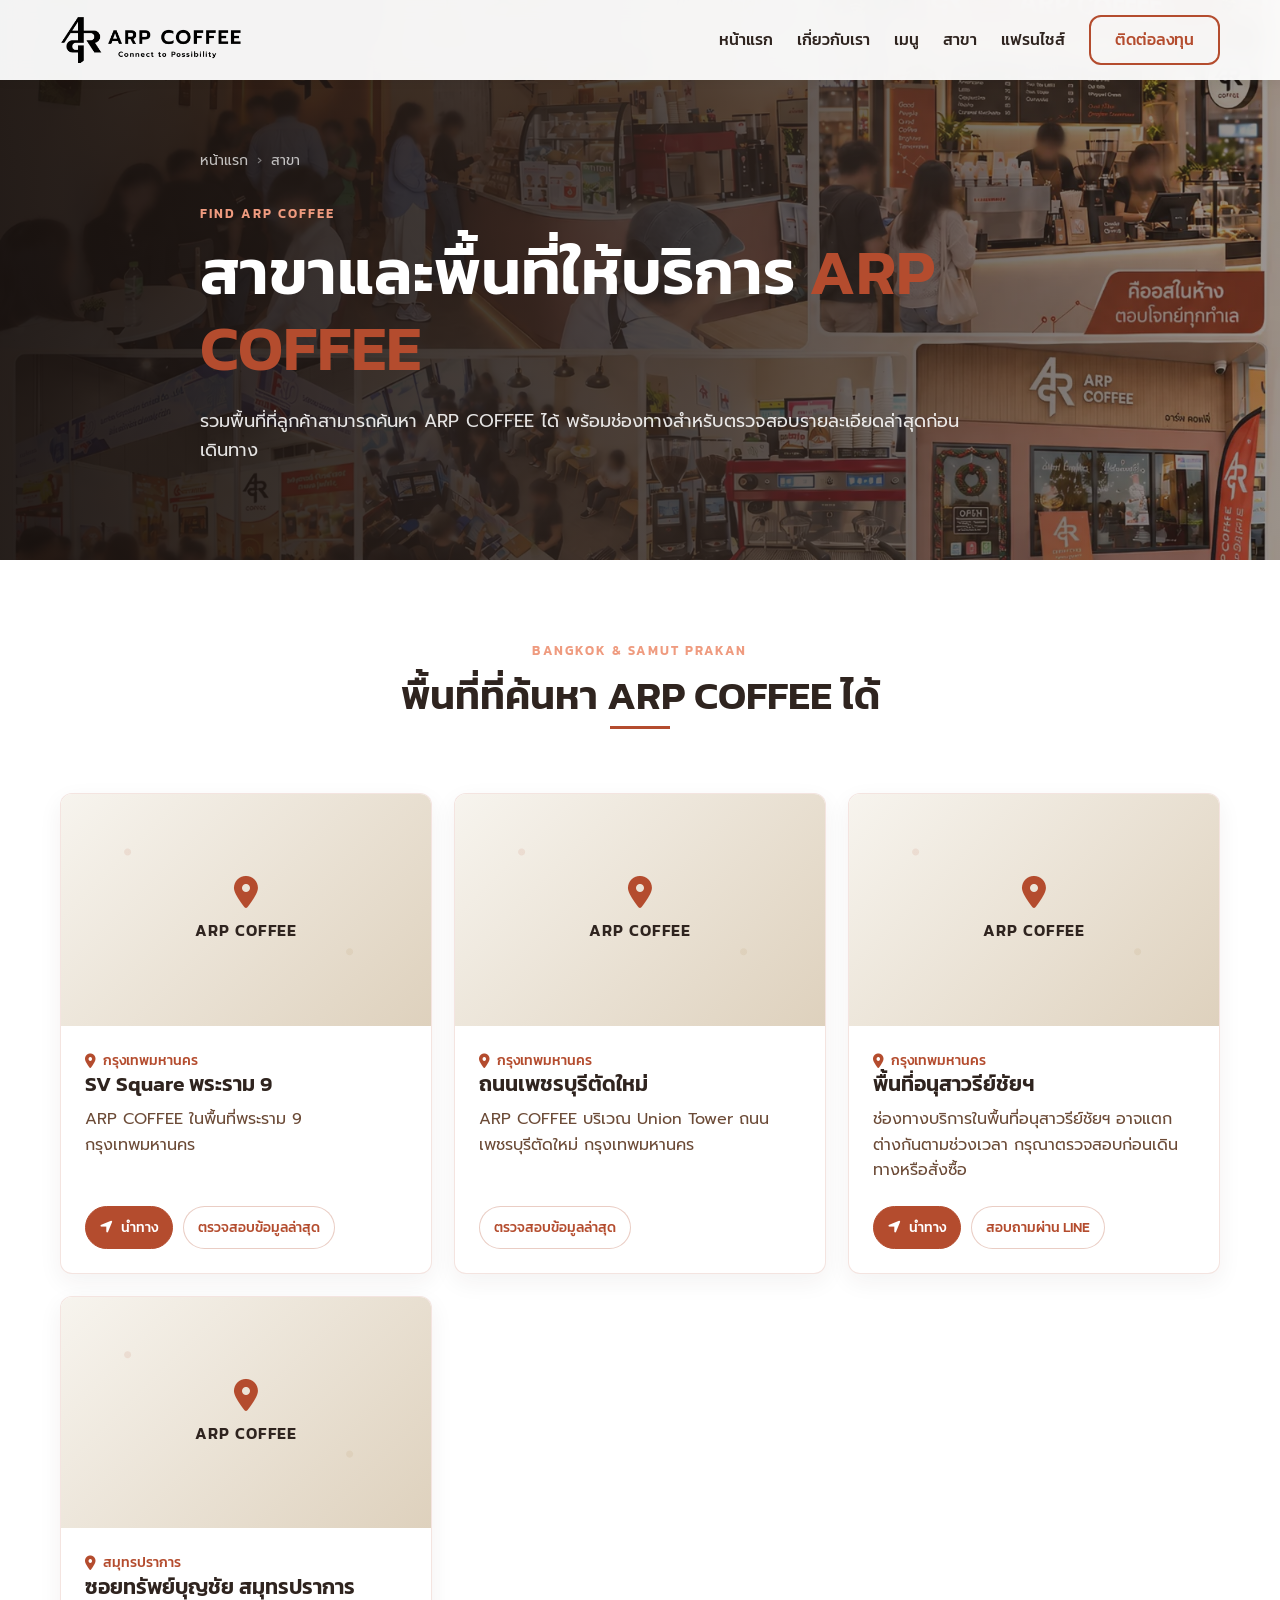
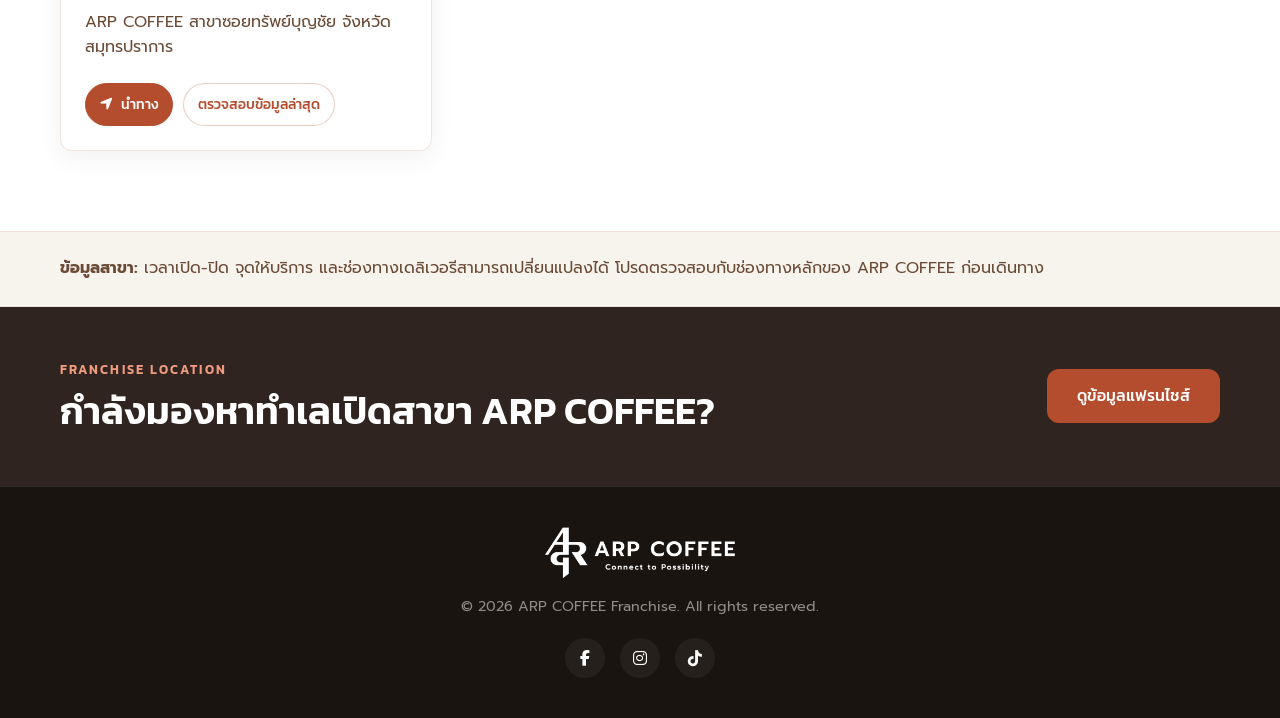
<file: branches/index.html>
<!DOCTYPE html>
<html lang="th">
<head>
    <!-- Google tag (gtag.js) - Google Ads AW-18465965588 -->
    <script src="/google-ads.js"></script>
    <script async src="https://www.googletagmanager.com/gtag/js?id=AW-18465965588"></script>

    <meta charset="UTF-8">
    <meta name="viewport" content="width=device-width, initial-scale=1.0">
    <title>สาขา ARP COFFEE | ร้านกาแฟและพื้นที่ให้บริการ</title>
    <meta name="description" content="ข้อมูลสาขาและพื้นที่ให้บริการของ ARP COFFEE ในกรุงเทพฯ และสมุทรปราการ พร้อมช่องทางตรวจสอบข้อมูลล่าสุดก่อนเดินทาง">
    <meta name="robots" content="index,follow,max-image-preview:large,max-snippet:-1,max-video-preview:-1">
    <link rel="canonical" href="https://arpcoffee.com/branches/">

    <meta property="og:locale" content="th_TH">
    <meta property="og:type" content="website">
    <meta property="og:site_name" content="ARP COFFEE">
    <meta property="og:title" content="สาขา ARP COFFEE | ร้านกาแฟและพื้นที่ให้บริการ">
    <meta property="og:description" content="ข้อมูลสาขาและพื้นที่ให้บริการของ ARP COFFEE ในกรุงเทพฯ และสมุทรปราการ พร้อมช่องทางตรวจสอบข้อมูลล่าสุดก่อนเดินทาง">
    <meta property="og:url" content="https://arpcoffee.com/branches/">
    <meta property="og:image" content="https://arpcoffee.com/assets/shop-arp-social.jpg">
    <meta property="og:image:alt" content="ARP COFFEE — Connect To Possibility">

    <meta name="twitter:card" content="summary_large_image">
    <meta name="twitter:title" content="สาขา ARP COFFEE | ร้านกาแฟและพื้นที่ให้บริการ">
    <meta name="twitter:description" content="ข้อมูลสาขาและพื้นที่ให้บริการของ ARP COFFEE ในกรุงเทพฯ และสมุทรปราการ พร้อมช่องทางตรวจสอบข้อมูลล่าสุดก่อนเดินทาง">
    <meta name="twitter:image" content="https://arpcoffee.com/assets/shop-arp-social.jpg">

    <link rel="preload" as="image" href="/assets/shop-arp.webp" type="image/webp" fetchpriority="high">

    <link rel="preconnect" href="https://fonts.googleapis.com">
    <link rel="preconnect" href="https://fonts.gstatic.com" crossorigin>
    <link href="https://fonts.googleapis.com/css2?family=Kanit:wght@300;400;500;600;700&family=Prompt:wght@300;400;500;600&display=swap" rel="stylesheet">
    <link rel="stylesheet" href="https://cdnjs.cloudflare.com/ajax/libs/font-awesome/6.4.0/css/all.min.css">
    <link rel="stylesheet" href="/style.css">

    <script type="application/ld+json">
{
  "@context": "https://schema.org",
  "@graph": [
    {
      "@type": "WebPage",
      "@id": "https://arpcoffee.com/branches/#webpage",
      "url": "https://arpcoffee.com/branches/",
      "name": "สาขา ARP COFFEE | ร้านกาแฟและพื้นที่ให้บริการ",
      "description": "ข้อมูลสาขาและพื้นที่ให้บริการของ ARP COFFEE ในกรุงเทพฯ และสมุทรปราการ พร้อมช่องทางตรวจสอบข้อมูลล่าสุดก่อนเดินทาง",
      "isPartOf": {
        "@id": "https://arpcoffee.com/#website"
      },
      "about": {
        "@id": "https://arpcoffee.com/#organization"
      },
      "inLanguage": "th-TH"
    },
    {
      "@type": "BreadcrumbList",
      "itemListElement": [
        {
          "@type": "ListItem",
          "position": 1,
          "name": "หน้าแรก",
          "item": "https://arpcoffee.com/"
        },
        {
          "@type": "ListItem",
          "position": 2,
          "name": "สาขา",
          "item": "https://arpcoffee.com/branches/"
        }
      ]
    },
    {
      "@type": "ItemList",
      "@id": "https://arpcoffee.com/branches/#locations",
      "name": "สาขาและพื้นที่ให้บริการ ARP COFFEE",
      "itemListElement": [
        {
          "@type": "ListItem",
          "position": 1,
          "name": "ARP COFFEE — SV Square พระราม 9"
        },
        {
          "@type": "ListItem",
          "position": 2,
          "name": "ARP COFFEE — ถนนเพชรบุรีตัดใหม่ Union Tower"
        },
        {
          "@type": "ListItem",
          "position": 3,
          "name": "ARP COFFEE — พื้นที่อนุสาวรีย์ชัยฯ "
        },
        {
          "@type": "ListItem",
          "position": 4,
          "name": "ARP COFFEE — ซอยทรัพย์บุญชัย สมุทรปราการ"
        }
      ]
    }
  ]
}
    </script>
</head>
<body class="seo-page">
    <nav class="navbar" id="navbar">
        <div class="container nav-container">
            <a href="/" class="logo" aria-label="ARP COFFEE หน้าแรก">
                <img src="/assets/logo-dark.png" alt="ARP COFFEE — Connect To Possibility" width="756" height="756">
            </a>
            <ul class="nav-links">
                <li><a href="/">หน้าแรก</a></li>
                <li><a href="/about/">เกี่ยวกับเรา</a></li>
                <li><a href="/menu/">เมนู</a></li>
                <li><a href="/branches/">สาขา</a></li>
                <li><a href="/franchise/">แฟรนไชส์</a></li>
                <li><a href="/#contact" class="btn-outline">ติดต่อลงทุน</a></li>
            </ul>
            <div class="hamburger" aria-label="เปิดเมนู" role="button" tabindex="0"><i class="fas fa-bars"></i></div>
        </div>
    </nav>
    <main>
        <header class="page-hero page-hero-branches" id="page-top">
            <div class="container page-hero-content">
                <nav class="breadcrumbs" aria-label="Breadcrumb"><a href="/">หน้าแรก</a><span aria-hidden="true">›</span><span aria-current="page">สาขา</span></nav>
                <p class="section-kicker">FIND ARP COFFEE</p>
                <h1>สาขาและพื้นที่ให้บริการ <span class="highlight">ARP COFFEE</span></h1>
                <p>รวมพื้นที่ที่ลูกค้าสามารถค้นหา ARP COFFEE ได้ พร้อมช่องทางสำหรับตรวจสอบรายละเอียดล่าสุดก่อนเดินทาง</p>
            </div>
        </header>
        <section class="section-padding">
            <div class="container">
                <div class="section-header text-center"><p class="section-kicker">BANGKOK & SAMUT PRAKAN</p><h2 class="section-title">พื้นที่ที่ค้นหา ARP COFFEE ได้</h2></div>
                <!-- Branch cards are rendered from ARP_BRANCHES in /script.js.
                     To add a branch, edit only the data object in script.js and add the image file under /assets/branches/. -->
                <div class="seo-card-grid seo-card-grid-3 branch-grid" id="branchGrid" aria-live="polite"></div>
                <noscript>
                    <div class="seo-card-grid seo-card-grid-3">
                        <article class="seo-card location-card"><h3>SV Square พระราม 9</h3><p>ARP COFFEE ในพื้นที่พระราม 9 กรุงเทพมหานคร</p></article>
                        <article class="seo-card location-card"><h3>ถนนเพชรบุรีตัดใหม่</h3><p>ARP COFFEE บริเวณ Union Tower ถนนเพชรบุรีตัดใหม่ กรุงเทพมหานคร</p></article>
                        <article class="seo-card location-card"><h3>พื้นที่อนุสาวรีย์ชัยฯ</h3><p>ช่องทางบริการในพื้นที่อนุสาวรีย์ชัยฯ กรุณาตรวจสอบข้อมูลล่าสุดก่อนเดินทางหรือสั่งซื้อ</p></article>
                        <article class="seo-card location-card"><h3>ซอยทรัพย์บุญชัย สมุทรปราการ</h3><p>ARP COFFEE สาขาซอยทรัพย์บุญชัย จังหวัดสมุทรปราการ</p></article>
                    </div>
                </noscript>
            </div>
        </section>
        <section class="seo-note"><div class="container"><p><strong>ข้อมูลสาขา:</strong> เวลาเปิด-ปิด จุดให้บริการ และช่องทางเดลิเวอรีสามารถเปลี่ยนแปลงได้ โปรดตรวจสอบกับช่องทางหลักของ ARP COFFEE ก่อนเดินทาง</p></div></section>
        <section class="seo-cta"><div class="container seo-cta-inner"><div><p class="section-kicker">FRANCHISE LOCATION</p><h2>กำลังมองหาทำเลเปิดสาขา ARP COFFEE?</h2></div><a class="btn-primary" href="/franchise/">ดูข้อมูลแฟรนไชส์</a></div></section>
    </main>
    <footer class="footer">
        <div class="container text-center">
            <div class="footer-logo">
                <a href="/" aria-label="ARP COFFEE หน้าแรก">
                    <img src="/assets/logo-white.png" alt="ARP COFFEE" width="756" height="756">
                </a>
            </div>
            <p>&copy; 2026 ARP COFFEE Franchise. All rights reserved.</p>
            <div class="social-links" aria-label="ช่องทางโซเชียล ARP COFFEE">
                <a href="https://www.facebook.com/arpcoffee" target="_blank" rel="noopener noreferrer" aria-label="Facebook ARP COFFEE"><i class="fab fa-facebook-f"></i></a>
                <a href="https://www.instagram.com/arp_coffee_th" target="_blank" rel="noopener noreferrer" aria-label="Instagram ARP COFFEE"><i class="fab fa-instagram"></i></a>
                <a href="https://www.tiktok.com/@arpcoffee" target="_blank" rel="noopener noreferrer" aria-label="TikTok ARP COFFEE"><i class="fab fa-tiktok"></i></a>
            </div>
        </div>
    </footer>
    <script src="/script.js?v=5"></script>
</body>
</html>
</file>
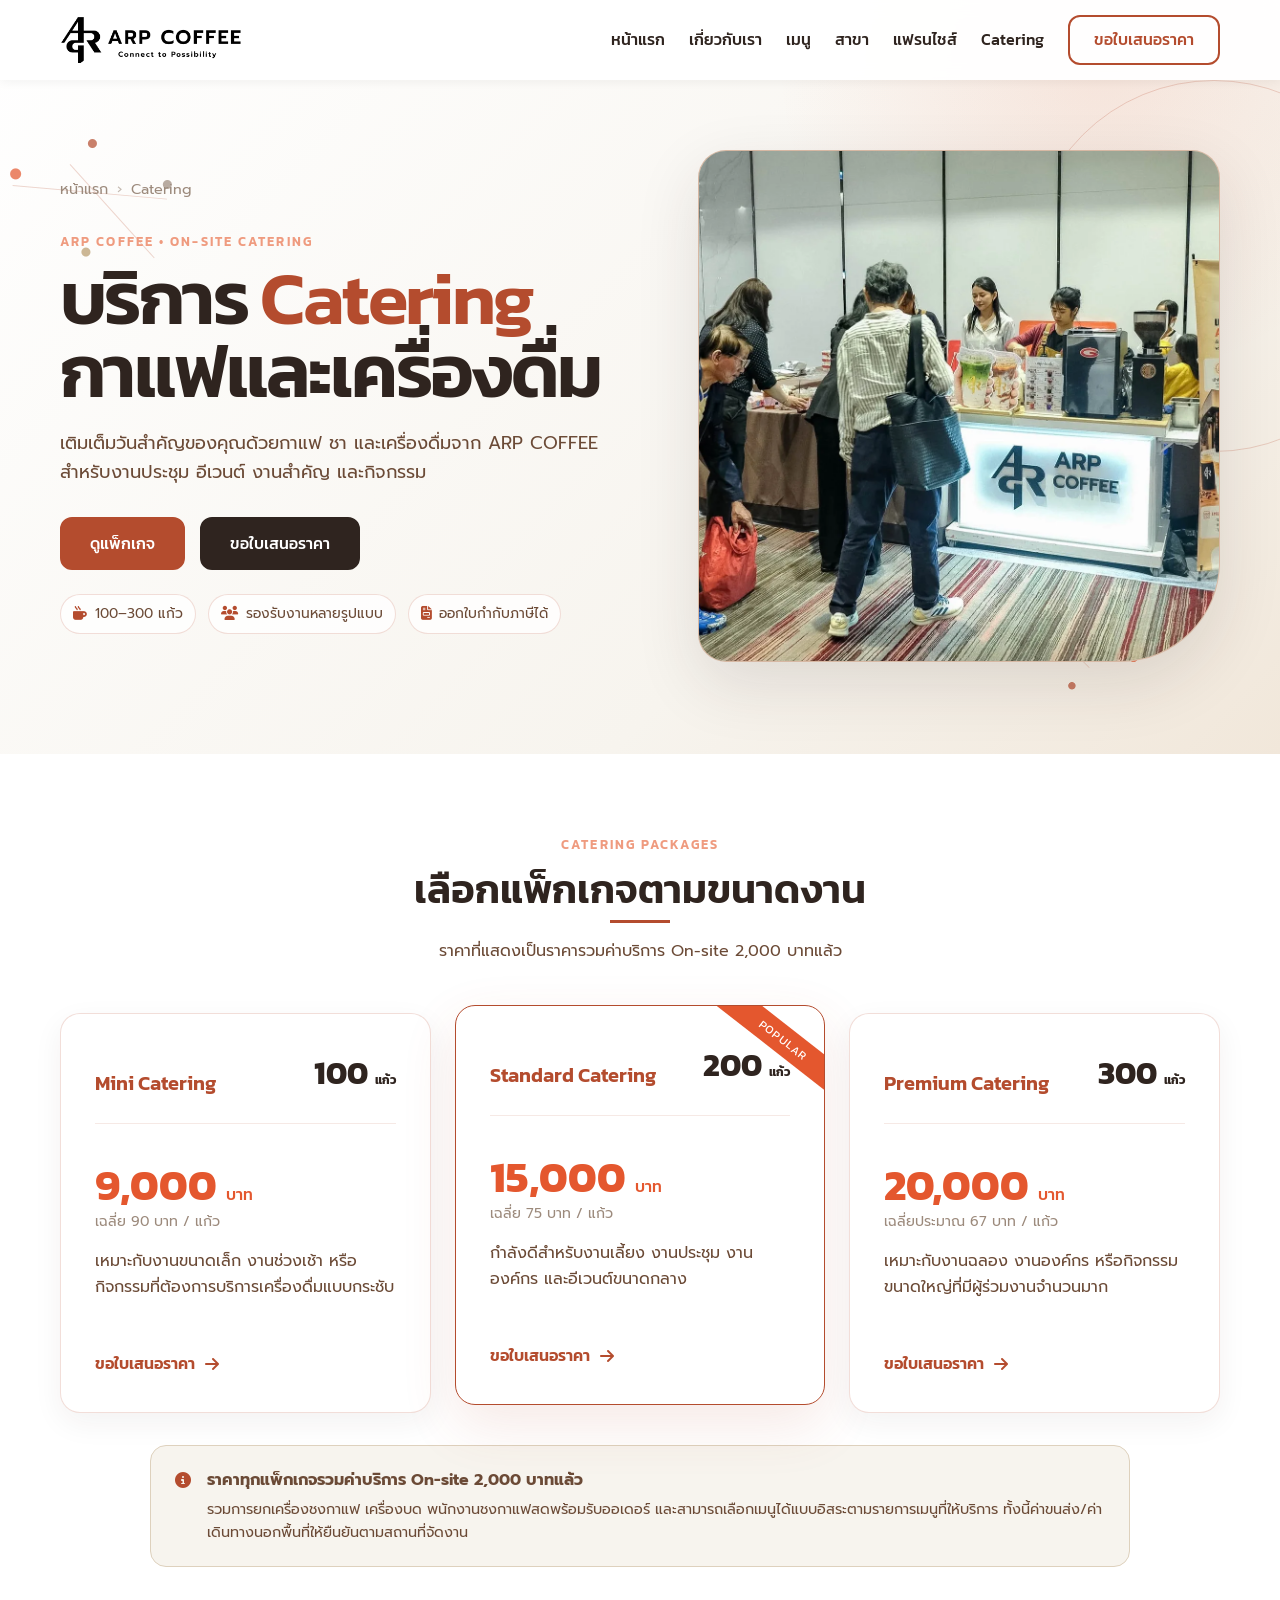
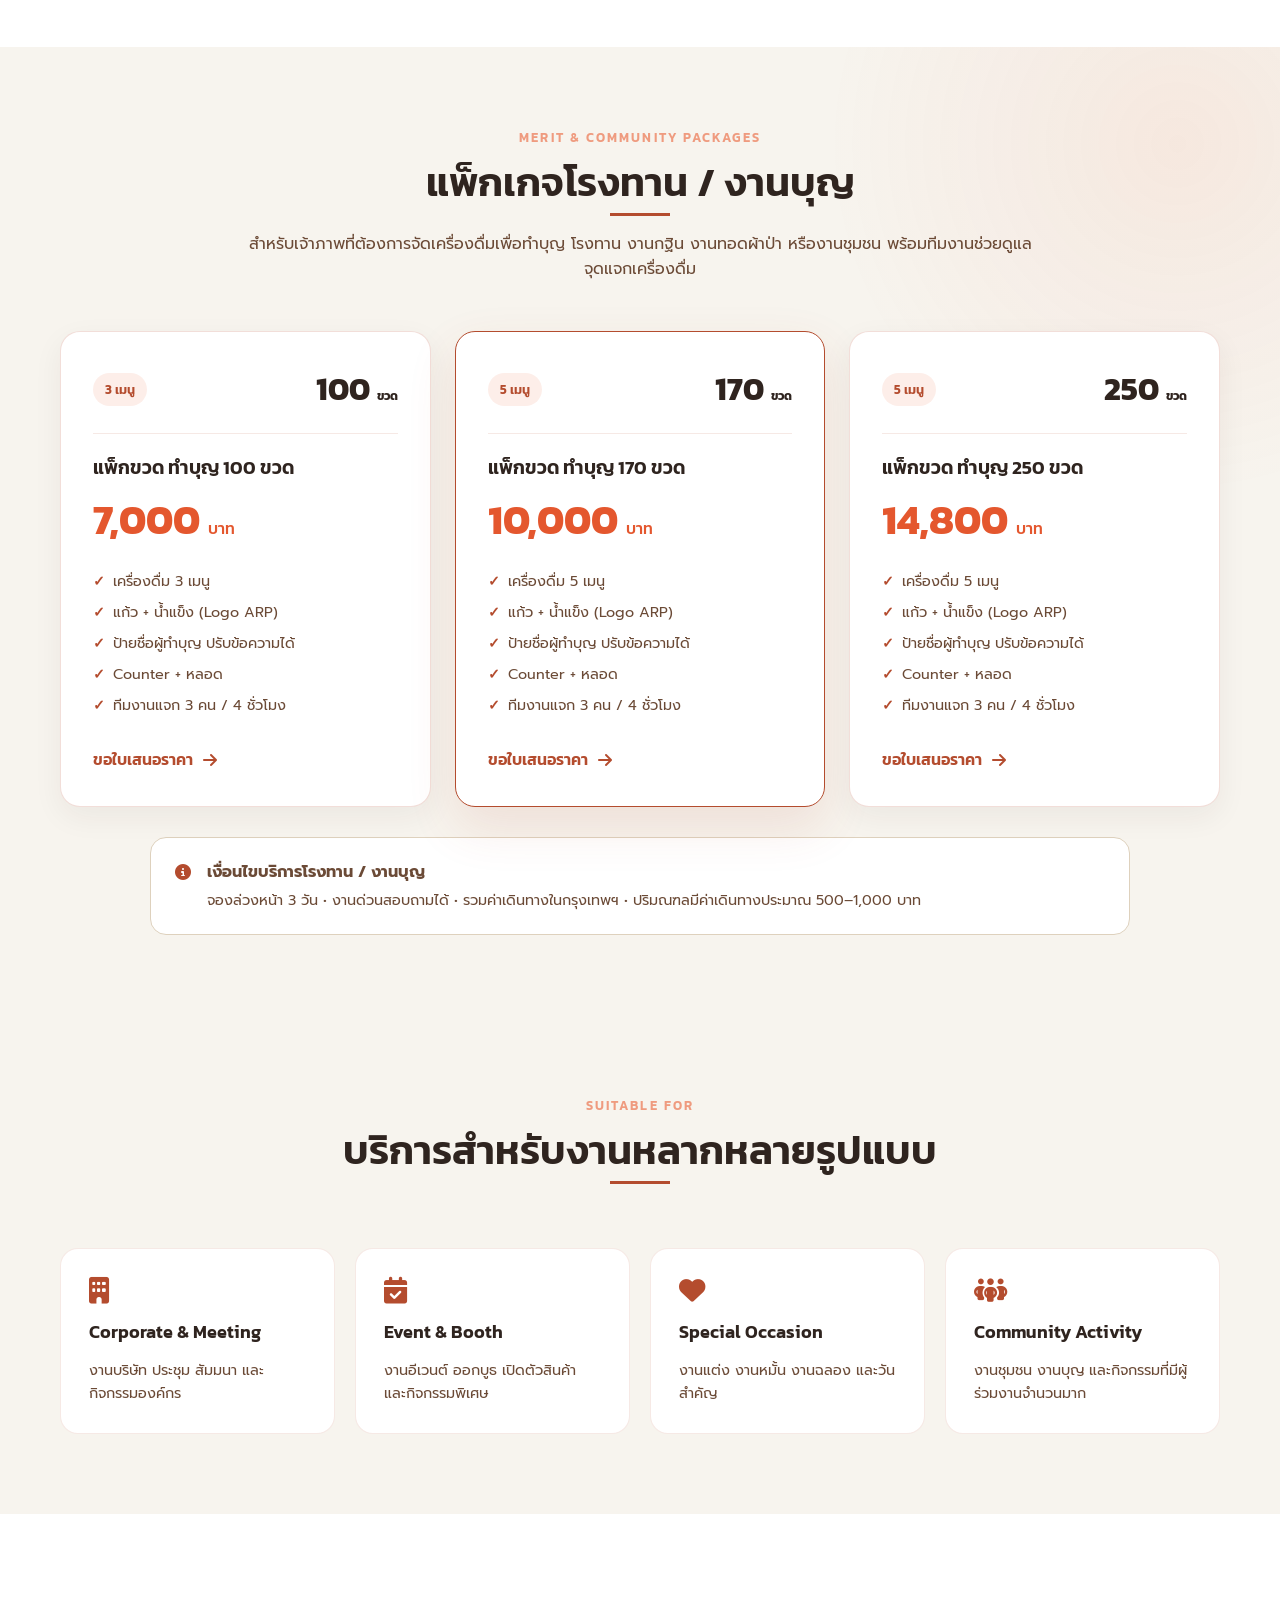
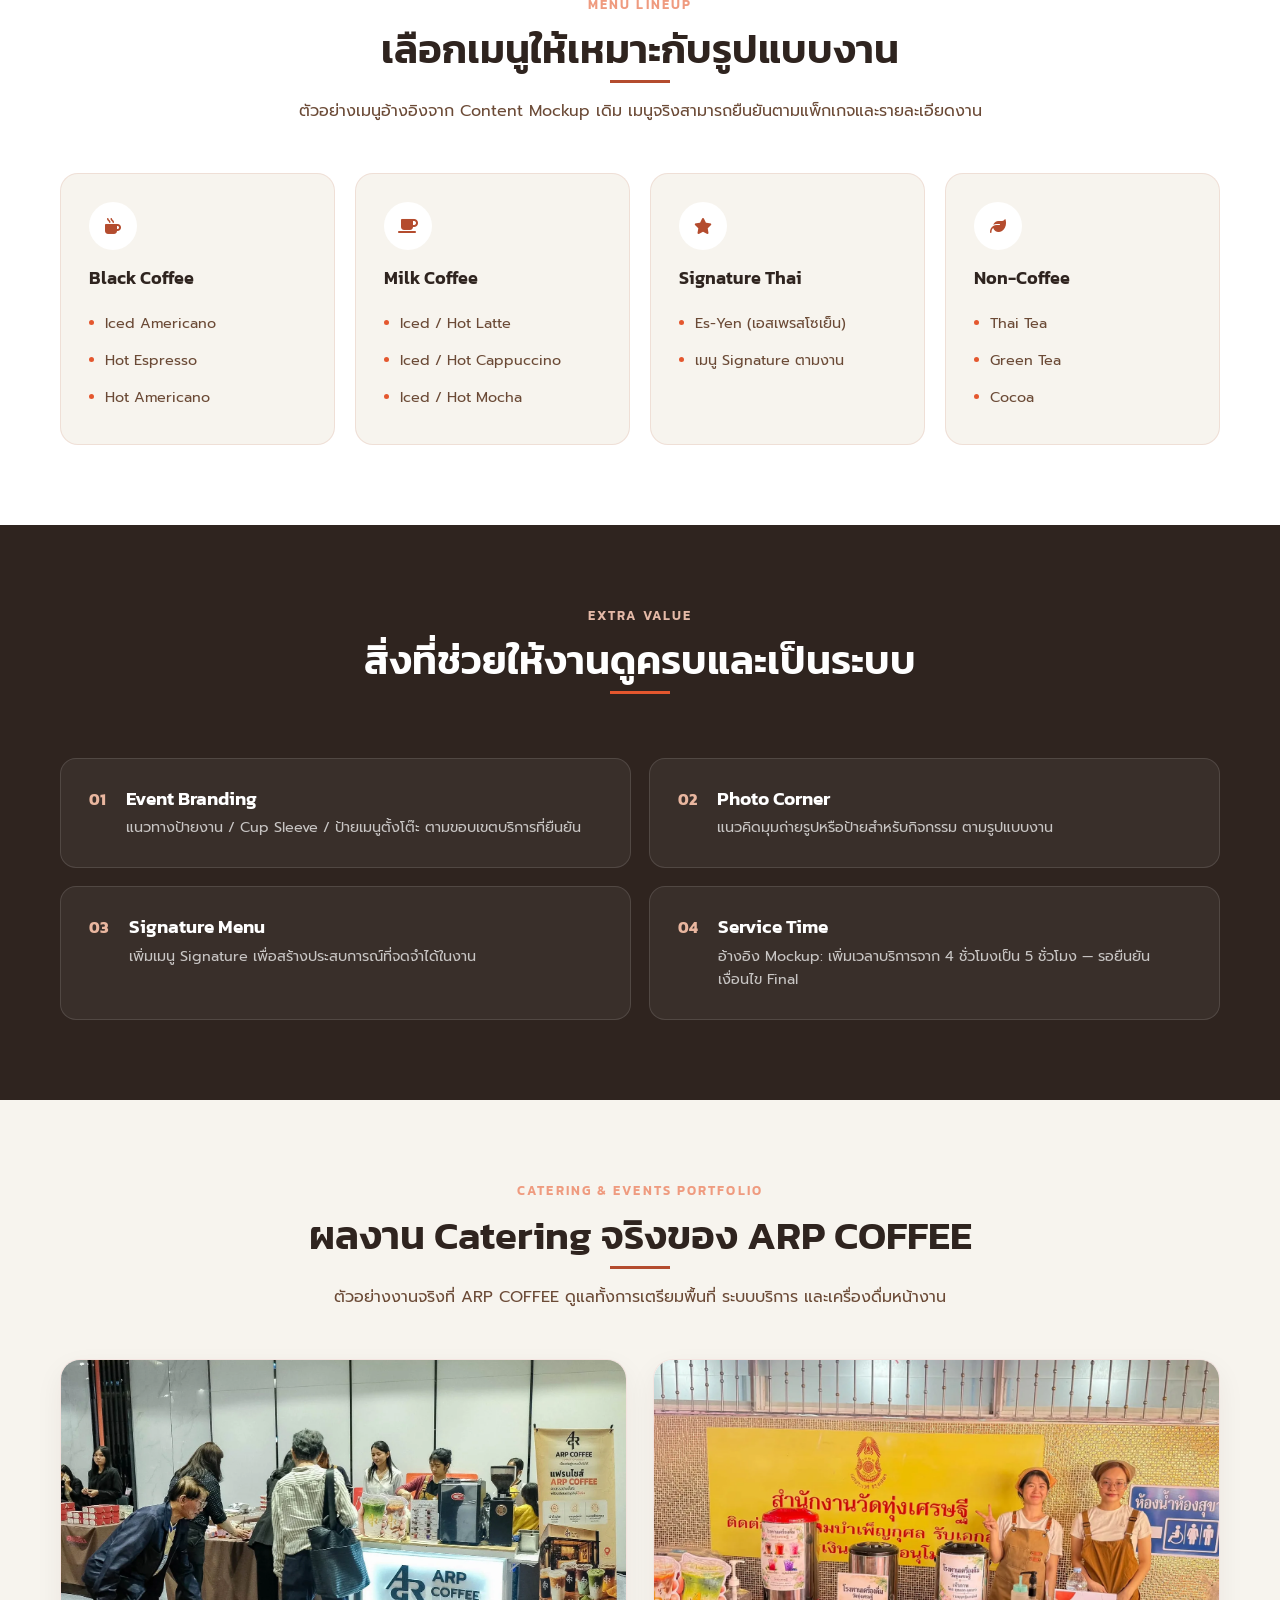
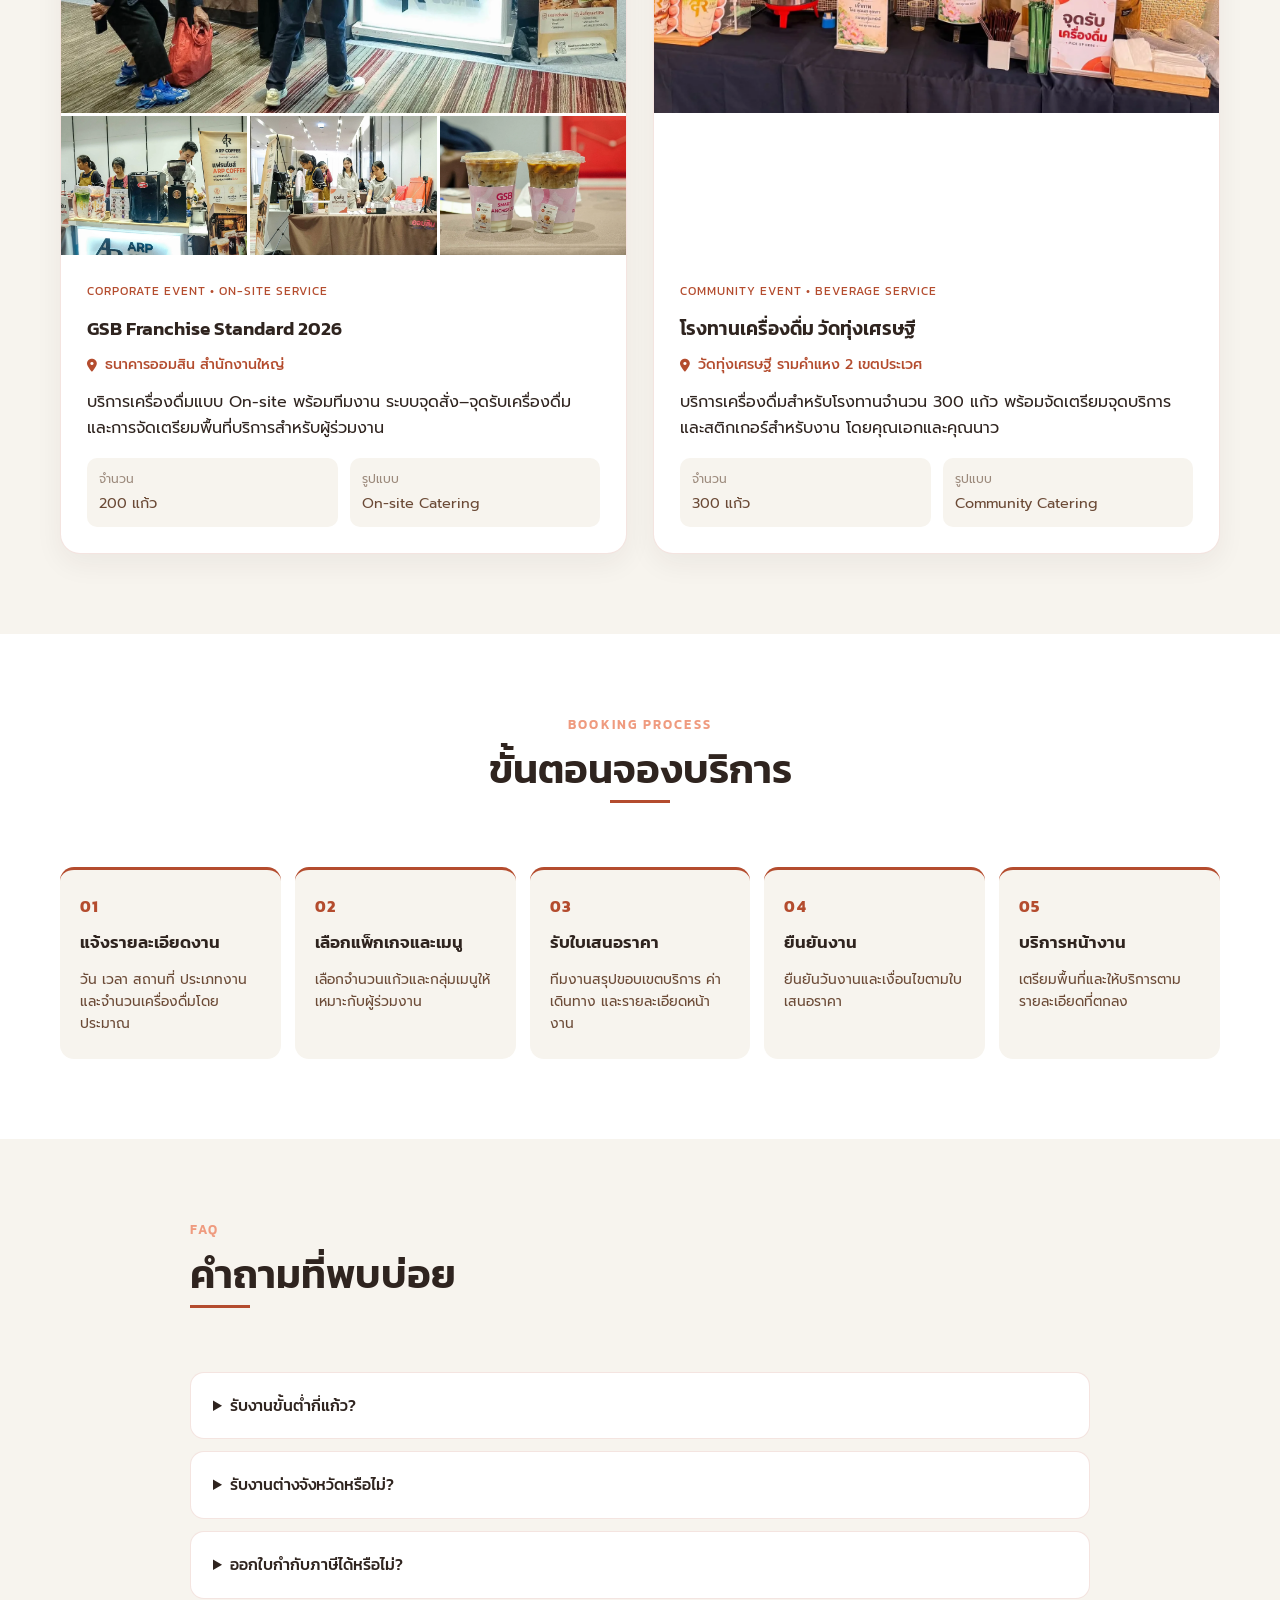
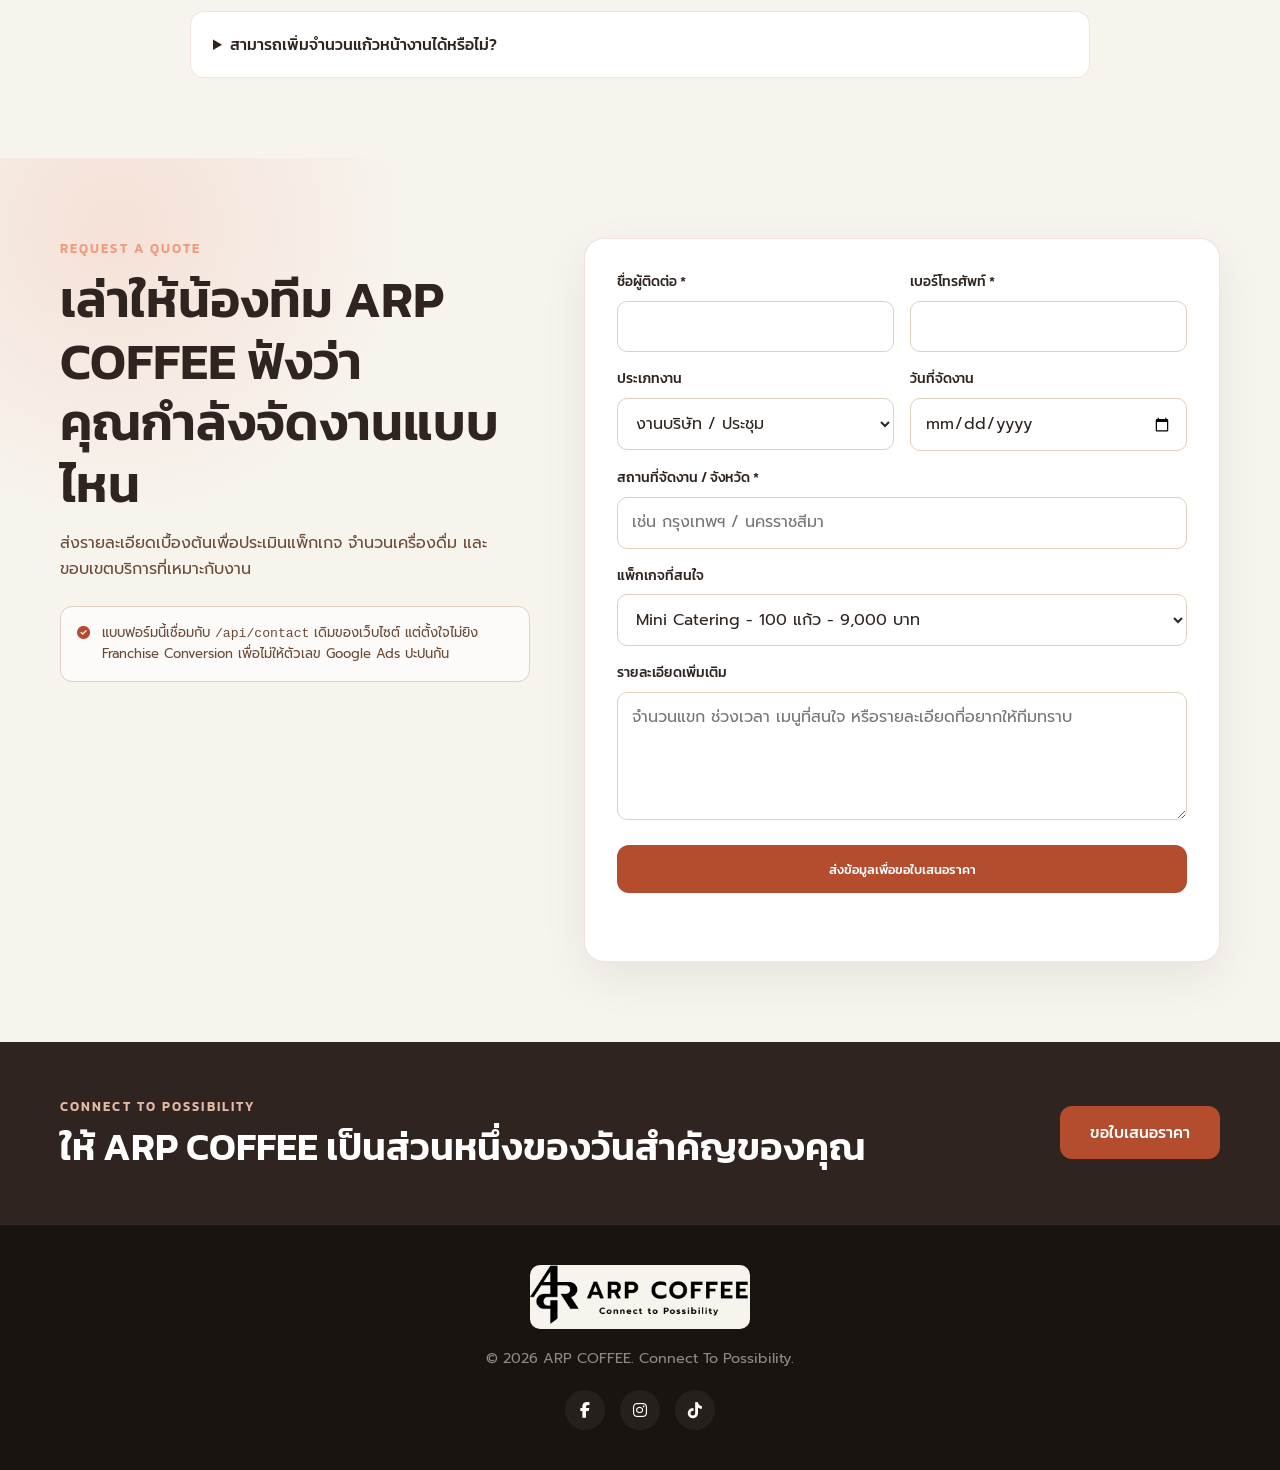
<file: catering/index.html>
<!DOCTYPE html>
<html lang="th">
<head>
    <!-- Google tag เดิมของเว็บไซต์ ARP COFFEE -->
    <script src="/google-ads.js"></script>
    <script async src="https://www.googletagmanager.com/gtag/js?id=AW-18465965588"></script>

    <meta charset="UTF-8">
    <meta name="viewport" content="width=device-width, initial-scale=1.0">

    <meta name="robots" content="index,follow,max-image-preview:large,max-snippet:-1,max-video-preview:-1">

    <title>บริการ Catering กาแฟและเครื่องดื่ม | ARP COFFEE</title>
    <meta name="description" content="บริการ Catering กาแฟและเครื่องดื่ม ARP COFFEE สำหรับงานประชุม อีเวนต์ งานแต่ง งานบุญและโรงทาน พร้อมแพ็กเกจ On-site 100–300 แก้ว และแพ็กเกจโรงทาน 100–250 ขวด">
    <link rel="canonical" href="https://arpcoffee.com/catering/">

    <meta property="og:locale" content="th_TH">
    <meta property="og:type" content="website">
    <meta property="og:site_name" content="ARP COFFEE">
    <meta property="og:title" content="บริการ Catering กาแฟและเครื่องดื่ม | ARP COFFEE">
    <meta property="og:description" content="บริการ Catering กาแฟและเครื่องดื่ม ARP COFFEE สำหรับงานประชุม อีเวนต์ งานแต่ง งานบุญและโรงทาน พร้อมผลงานจริงและแพ็กเกจบริการ">
    <meta property="og:url" content="https://arpcoffee.com/catering/">
    <meta property="og:image" content="https://arpcoffee.com/catering/assets/portfolio/gsb-cover.webp">
    <meta property="og:image:alt" content="ARP COFFEE On-site Catering ในงาน GSB Franchise Standard 2026">

    <meta name="twitter:card" content="summary_large_image">
    <meta name="twitter:title" content="บริการ Catering กาแฟและเครื่องดื่ม | ARP COFFEE">
    <meta name="twitter:description" content="บริการ Catering กาแฟและเครื่องดื่ม ARP COFFEE สำหรับงานประชุม อีเวนต์ งานแต่ง งานบุญและโรงทาน">
    <meta name="twitter:image" content="https://arpcoffee.com/catering/assets/portfolio/gsb-cover.webp">

    <link rel="preconnect" href="https://fonts.googleapis.com">
    <link rel="preconnect" href="https://fonts.gstatic.com" crossorigin>
    <link href="https://fonts.googleapis.com/css2?family=Kanit:wght@300;400;500;600;700&family=Prompt:wght@300;400;500;600&display=swap" rel="stylesheet">
    <link rel="stylesheet" href="https://cdnjs.cloudflare.com/ajax/libs/font-awesome/6.4.0/css/all.min.css">

    <!-- ใช้ CSS หลักของเว็บเดิม + CSS เฉพาะหน้า Catering -->
    <link rel="stylesheet" href="/style.css">
    <link rel="stylesheet" href="/catering/catering.css">
    <script type="application/ld+json">
{
  "@context": "https://schema.org",
  "@graph": [
    {
      "@type": "WebPage",
      "@id": "https://arpcoffee.com/catering/#webpage",
      "url": "https://arpcoffee.com/catering/",
      "name": "บริการ Catering กาแฟและเครื่องดื่ม | ARP COFFEE",
      "description": "บริการ Catering กาแฟและเครื่องดื่ม ARP COFFEE สำหรับงานประชุม อีเวนต์ งานแต่ง งานบุญและโรงทาน พร้อมแพ็กเกจ On-site 100–300 แก้ว และแพ็กเกจโรงทาน 100–250 ขวด",
      "isPartOf": {
        "@id": "https://arpcoffee.com/#website"
      },
      "about": {
        "@id": "https://arpcoffee.com/#organization"
      },
      "primaryImageOfPage": {
        "@type": "ImageObject",
        "url": "https://arpcoffee.com/catering/assets/portfolio/gsb-cover.webp"
      },
      "inLanguage": "th-TH"
    },
    {
      "@type": "BreadcrumbList",
      "itemListElement": [
        {
          "@type": "ListItem",
          "position": 1,
          "name": "หน้าแรก",
          "item": "https://arpcoffee.com/"
        },
        {
          "@type": "ListItem",
          "position": 2,
          "name": "Catering",
          "item": "https://arpcoffee.com/catering/"
        }
      ]
    },
    {
      "@type": "Service",
      "@id": "https://arpcoffee.com/catering/#service",
      "name": "บริการ Catering กาแฟและเครื่องดื่ม ARP COFFEE",
      "serviceType": "บริการ Catering กาแฟและเครื่องดื่มนอกสถานที่",
      "provider": {
        "@id": "https://arpcoffee.com/#organization"
      },
      "areaServed": {
        "@type": "Country",
        "name": "Thailand"
      },
      "url": "https://arpcoffee.com/catering/",
      "description": "บริการเครื่องดื่มนอกสถานที่สำหรับงานประชุม อีเวนต์ งานแต่ง งานบุญ โรงทาน และกิจกรรม พร้อมทีมงานและแพ็กเกจตามขนาดงาน",
      "offers": [
        {
          "@type": "Offer",
          "name": "Mini Catering 100 แก้ว",
          "price": "9000",
          "priceCurrency": "THB",
          "url": "https://arpcoffee.com/catering/#packages"
        },
        {
          "@type": "Offer",
          "name": "Standard Catering 200 แก้ว",
          "price": "15000",
          "priceCurrency": "THB",
          "url": "https://arpcoffee.com/catering/#packages"
        },
        {
          "@type": "Offer",
          "name": "Premium Catering 300 แก้ว",
          "price": "20000",
          "priceCurrency": "THB",
          "url": "https://arpcoffee.com/catering/#packages"
        },
        {
          "@type": "Offer",
          "name": "แพ็กเกจโรงทาน / งานบุญ 100 ขวด",
          "price": "7000",
          "priceCurrency": "THB",
          "url": "https://arpcoffee.com/catering/#merit-packages"
        },
        {
          "@type": "Offer",
          "name": "แพ็กเกจโรงทาน / งานบุญ 170 ขวด",
          "price": "10000",
          "priceCurrency": "THB",
          "url": "https://arpcoffee.com/catering/#merit-packages"
        },
        {
          "@type": "Offer",
          "name": "แพ็กเกจโรงทาน / งานบุญ 250 ขวด",
          "price": "14800",
          "priceCurrency": "THB",
          "url": "https://arpcoffee.com/catering/#merit-packages"
        }
      ]
    }
  ]
}
    </script>
</head>

<body class="seo-page catering-page">
    <nav class="navbar" id="navbar">
        <div class="container nav-container">
            <a href="/" class="logo" aria-label="ARP COFFEE หน้าแรก">
                <img src="/assets/logo-dark.png" alt="ARP COFFEE — Connect to Possibility">
            </a>

            <ul class="nav-links">
                <li><a href="/">หน้าแรก</a></li>
                <li><a href="/about/">เกี่ยวกับเรา</a></li>
                <li><a href="/menu/">เมนู</a></li>
                <li><a href="/branches/">สาขา</a></li>
                <li><a href="/franchise/">แฟรนไชส์</a></li>
                <li><a href="/catering/" aria-current="page">Catering</a></li>
                <li><a href="#quote" class="btn-outline">ขอใบเสนอราคา</a></li>
            </ul>

            <div class="hamburger" aria-label="เปิดเมนู" role="button" tabindex="0">
                <i class="fas fa-bars"></i>
            </div>
        </div>
    </nav>

    <main>
        <!-- HERO -->
        <header class="catering-hero" id="page-top">
            <div class="catering-network catering-network-a" aria-hidden="true"></div>
            <div class="catering-network catering-network-b" aria-hidden="true"></div>

            <div class="container catering-hero-grid">
                <div class="catering-hero-copy">
                    <nav class="breadcrumbs" aria-label="Breadcrumb">
                        <a href="/">หน้าแรก</a>
                        <span aria-hidden="true">›</span>
                        <span aria-current="page">Catering</span>
                    </nav>

                    <p class="section-kicker">ARP COFFEE • ON-SITE CATERING</p>
                    <h1>บริการ <span>Catering</span><br>กาแฟและเครื่องดื่ม</h1>
                    <p class="catering-lead">
                        เติมเต็มวันสำคัญของคุณด้วยกาแฟ ชา และเครื่องดื่มจาก ARP COFFEE
                        สำหรับงานประชุม อีเวนต์ งานสำคัญ และกิจกรรม
                    </p>

                    <div class="hero-buttons catering-actions">
                        <a href="#packages" class="btn-primary">ดูแพ็กเกจ</a>
                        <a href="#quote" class="btn-secondary">ขอใบเสนอราคา</a>
                    </div>

                    <div class="catering-hero-points" aria-label="จุดเด่นบริการ">
                        <span><i class="fas fa-mug-hot"></i> 100–300 แก้ว</span>
                        <span><i class="fas fa-users"></i> รองรับงานหลายรูปแบบ</span>
                        <span><i class="fas fa-file-invoice"></i> ออกใบกำกับภาษีได้</span>
                    </div>
                </div>

                <figure class="catering-hero-photo">
                    <img src="/catering/assets/portfolio/gsb-cover.webp"
                         alt="ARP COFFEE บริการ On-site Catering ในงาน GSB Franchise Standard 2026 ณ ธนาคารออมสิน สำนักงานใหญ่"
                         fetchpriority="high" decoding="async">
                </figure>
            </div>
        </header>

        <!-- PACKAGES -->
        <section class="section-padding catering-packages" id="packages">
            <div class="container">
                <div class="section-header text-center">
                    <p class="section-kicker">CATERING PACKAGES</p>
                    <h2 class="section-title">เลือกแพ็กเกจตามขนาดงาน</h2>
                    <p class="catering-section-intro">ราคาที่แสดงเป็นราคารวมค่าบริการ On-site 2,000 บาทแล้ว</p>
                </div>

                <div class="catering-package-grid">
                    <article class="catering-package-card">
                        <div class="catering-package-top">
                            <span class="catering-package-name">Mini Catering</span>
                            <strong>100 <small>แก้ว</small></strong>
                        </div>
                        <div class="catering-price">9,000 <small>บาท</small></div>
                        <p class="catering-per-cup">เฉลี่ย 90 บาท / แก้ว</p>
                        <p>เหมาะกับงานขนาดเล็ก งานช่วงเช้า หรือกิจกรรมที่ต้องการบริการเครื่องดื่มแบบกระชับ</p>
                        <a href="#quote" class="catering-card-link" data-package="Mini Catering - 100 แก้ว - 9,000 บาท">ขอใบเสนอราคา <i class="fas fa-arrow-right"></i></a>
                    </article>

                    <article class="catering-package-card catering-package-featured">
                        <div class="catering-package-ribbon">POPULAR</div>
                        <div class="catering-package-top">
                            <span class="catering-package-name">Standard Catering</span>
                            <strong>200 <small>แก้ว</small></strong>
                        </div>
                        <div class="catering-price">15,000 <small>บาท</small></div>
                        <p class="catering-per-cup">เฉลี่ย 75 บาท / แก้ว</p>
                        <p>กำลังดีสำหรับงานเลี้ยง งานประชุม งานองค์กร และอีเวนต์ขนาดกลาง</p>
                        <a href="#quote" class="catering-card-link" data-package="Standard Catering - 200 แก้ว - 15,000 บาท">ขอใบเสนอราคา <i class="fas fa-arrow-right"></i></a>
                    </article>

                    <article class="catering-package-card">
                        <div class="catering-package-top">
                            <span class="catering-package-name">Premium Catering</span>
                            <strong>300 <small>แก้ว</small></strong>
                        </div>
                        <div class="catering-price">20,000 <small>บาท</small></div>
                        <p class="catering-per-cup">เฉลี่ยประมาณ 67 บาท / แก้ว</p>
                        <p>เหมาะกับงานฉลอง งานองค์กร หรือกิจกรรมขนาดใหญ่ที่มีผู้ร่วมงานจำนวนมาก</p>
                        <a href="#quote" class="catering-card-link" data-package="Premium Catering - 300 แก้ว - 20,000 บาท">ขอใบเสนอราคา <i class="fas fa-arrow-right"></i></a>
                    </article>
                </div>

                <div class="catering-condition">
                    <i class="fas fa-circle-info"></i>
                    <div>
                        <strong>ราคาทุกแพ็กเกจรวมค่าบริการ On-site 2,000 บาทแล้ว</strong>
                        <p>รวมการยกเครื่องชงกาแฟ เครื่องบด พนักงานชงกาแฟสดพร้อมรับออเดอร์ และสามารถเลือกเมนูได้แบบอิสระตามรายการเมนูที่ให้บริการ ทั้งนี้ค่าขนส่ง/ค่าเดินทางนอกพื้นที่ให้ยืนยันตามสถานที่จัดงาน</p>
                    </div>
                </div>
            </div>
        </section>


        <!-- MERIT / CHARITY PACKAGES -->
        <section class="section-padding merit-packages" id="merit-packages">
            <div class="container">
                <div class="section-header text-center">
                    <p class="section-kicker">MERIT & COMMUNITY PACKAGES</p>
                    <h2 class="section-title">แพ็กเกจโรงทาน / งานบุญ</h2>
                    <p class="catering-section-intro">
                        สำหรับเจ้าภาพที่ต้องการจัดเครื่องดื่มเพื่อทำบุญ โรงทาน งานกฐิน งานทอดผ้าป่า
                        หรืองานชุมชน พร้อมทีมงานช่วยดูแลจุดแจกเครื่องดื่ม
                    </p>
                </div>

                <div class="merit-package-grid">
                    <article class="merit-package-card">
                        <div class="merit-package-head">
                            <span class="merit-badge">3 เมนู</span>
                            <strong>100 <small>ขวด</small></strong>
                        </div>
                        <h3>แพ็กขวด ทำบุญ 100 ขวด</h3>
                        <div class="merit-price">7,000 <small>บาท</small></div>
                        <ul class="merit-list">
                            <li>เครื่องดื่ม 3 เมนู</li>
                            <li>แก้ว + น้ำแข็ง (Logo ARP)</li>
                            <li>ป้ายชื่อผู้ทำบุญ ปรับข้อความได้</li>
                            <li>Counter + หลอด</li>
                            <li>ทีมงานแจก 3 คน / 4 ชั่วโมง</li>
                        </ul>
                        <a href="#quote" class="catering-card-link"
                           data-package="แพ็กขวด ทำบุญ 100 ขวด - 7,000 บาท">
                            ขอใบเสนอราคา <i class="fas fa-arrow-right"></i>
                        </a>
                    </article>

                    <article class="merit-package-card merit-package-featured">
                        <div class="merit-package-head">
                            <span class="merit-badge">5 เมนู</span>
                            <strong>170 <small>ขวด</small></strong>
                        </div>
                        <h3>แพ็กขวด ทำบุญ 170 ขวด</h3>
                        <div class="merit-price">10,000 <small>บาท</small></div>
                        <ul class="merit-list">
                            <li>เครื่องดื่ม 5 เมนู</li>
                            <li>แก้ว + น้ำแข็ง (Logo ARP)</li>
                            <li>ป้ายชื่อผู้ทำบุญ ปรับข้อความได้</li>
                            <li>Counter + หลอด</li>
                            <li>ทีมงานแจก 3 คน / 4 ชั่วโมง</li>
                        </ul>
                        <a href="#quote" class="catering-card-link"
                           data-package="แพ็กขวด ทำบุญ 170 ขวด - 10,000 บาท">
                            ขอใบเสนอราคา <i class="fas fa-arrow-right"></i>
                        </a>
                    </article>

                    <article class="merit-package-card">
                        <div class="merit-package-head">
                            <span class="merit-badge">5 เมนู</span>
                            <strong>250 <small>ขวด</small></strong>
                        </div>
                        <h3>แพ็กขวด ทำบุญ 250 ขวด</h3>
                        <div class="merit-price">14,800 <small>บาท</small></div>
                        <ul class="merit-list">
                            <li>เครื่องดื่ม 5 เมนู</li>
                            <li>แก้ว + น้ำแข็ง (Logo ARP)</li>
                            <li>ป้ายชื่อผู้ทำบุญ ปรับข้อความได้</li>
                            <li>Counter + หลอด</li>
                            <li>ทีมงานแจก 3 คน / 4 ชั่วโมง</li>
                        </ul>
                        <a href="#quote" class="catering-card-link"
                           data-package="แพ็กขวด ทำบุญ 250 ขวด - 14,800 บาท">
                            ขอใบเสนอราคา <i class="fas fa-arrow-right"></i>
                        </a>
                    </article>
                </div>

                <div class="merit-condition">
                    <i class="fas fa-circle-info"></i>
                    <div>
                        <strong>เงื่อนไขบริการโรงทาน / งานบุญ</strong>
                        <p>
                            จองล่วงหน้า 3 วัน • งานด่วนสอบถามได้ • รวมค่าเดินทางในกรุงเทพฯ
                            • ปริมณฑลมีค่าเดินทางประมาณ 500–1,000 บาท
                        </p>
                    </div>
                </div>
            </div>
        </section>

        <!-- EVENT TYPES -->
        <section class="section-padding bg-light">
            <div class="container">
                <div class="section-header text-center">
                    <p class="section-kicker">SUITABLE FOR</p>
                    <h2 class="section-title">บริการสำหรับงานหลากหลายรูปแบบ</h2>
                </div>

                <div class="catering-event-grid">
                    <article><i class="fas fa-building"></i><h3>Corporate & Meeting</h3><p>งานบริษัท ประชุม สัมมนา และกิจกรรมองค์กร</p></article>
                    <article><i class="fas fa-calendar-check"></i><h3>Event & Booth</h3><p>งานอีเวนต์ ออกบูธ เปิดตัวสินค้า และกิจกรรมพิเศษ</p></article>
                    <article><i class="fas fa-heart"></i><h3>Special Occasion</h3><p>งานแต่ง งานหมั้น งานฉลอง และวันสำคัญ</p></article>
                    <article><i class="fas fa-people-group"></i><h3>Community Activity</h3><p>งานชุมชน งานบุญ และกิจกรรมที่มีผู้ร่วมงานจำนวนมาก</p></article>
                </div>
            </div>
        </section>

        <!-- MENU -->
        <section class="section-padding" id="menu">
            <div class="container">
                <div class="section-header text-center">
                    <p class="section-kicker">MENU LINEUP</p>
                    <h2 class="section-title">เลือกเมนูให้เหมาะกับรูปแบบงาน</h2>
                    <p class="catering-section-intro">ตัวอย่างเมนูอ้างอิงจาก Content Mockup เดิม เมนูจริงสามารถยืนยันตามแพ็กเกจและรายละเอียดงาน</p>
                </div>

                <div class="catering-menu-grid">
                    <article class="catering-menu-card">
                        <div class="catering-menu-icon"><i class="fas fa-mug-hot"></i></div>
                        <h3>Black Coffee</h3>
                        <ul>
                            <li>Iced Americano</li>
                            <li>Hot Espresso</li>
                            <li>Hot Americano</li>
                        </ul>
                    </article>

                    <article class="catering-menu-card">
                        <div class="catering-menu-icon"><i class="fas fa-coffee"></i></div>
                        <h3>Milk Coffee</h3>
                        <ul>
                            <li>Iced / Hot Latte</li>
                            <li>Iced / Hot Cappuccino</li>
                            <li>Iced / Hot Mocha</li>
                        </ul>
                    </article>

                    <article class="catering-menu-card">
                        <div class="catering-menu-icon"><i class="fas fa-star"></i></div>
                        <h3>Signature Thai</h3>
                        <ul>
                            <li>Es-Yen (เอสเพรสโซเย็น)</li>
                            <li>เมนู Signature ตามงาน</li>
                        </ul>
                    </article>

                    <article class="catering-menu-card">
                        <div class="catering-menu-icon"><i class="fas fa-leaf"></i></div>
                        <h3>Non-Coffee</h3>
                        <ul>
                            <li>Thai Tea</li>
                            <li>Green Tea</li>
                            <li>Cocoa</li>
                        </ul>
                    </article>
                </div>
            </div>
        </section>

        <!-- INCLUDED -->
        <section class="section-padding catering-included">
            <div class="container">
                <div class="section-header text-center">
                    <p class="section-kicker">EXTRA VALUE</p>
                    <h2 class="section-title">สิ่งที่ช่วยให้งานดูครบและเป็นระบบ</h2>
                </div>

                <div class="catering-included-grid">
                    <article><span>01</span><div><h3>Event Branding</h3><p>แนวทางป้ายงาน / Cup Sleeve / ป้ายเมนูตั้งโต๊ะ ตามขอบเขตบริการที่ยืนยัน</p></div></article>
                    <article><span>02</span><div><h3>Photo Corner</h3><p>แนวคิดมุมถ่ายรูปหรือป้ายสำหรับกิจกรรม ตามรูปแบบงาน</p></div></article>
                    <article><span>03</span><div><h3>Signature Menu</h3><p>เพิ่มเมนู Signature เพื่อสร้างประสบการณ์ที่จดจำได้ในงาน</p></div></article>
                    <article><span>04</span><div><h3>Service Time</h3><p>อ้างอิง Mockup: เพิ่มเวลาบริการจาก 4 ชั่วโมงเป็น 5 ชั่วโมง — รอยืนยันเงื่อนไข Final</p></div></article>
                </div>
            </div>
        </section>

        <!-- PORTFOLIO -->
        <section class="section-padding bg-light" id="portfolio">
            <div class="container">
                <div class="section-header text-center">
                    <p class="section-kicker">CATERING & EVENTS PORTFOLIO</p>
                    <h2 class="section-title">ผลงาน Catering จริงของ ARP COFFEE</h2>
                    <p class="catering-section-intro">ตัวอย่างงานจริงที่ ARP COFFEE ดูแลทั้งการเตรียมพื้นที่ ระบบบริการ และเครื่องดื่มหน้างาน</p>
                </div>

                <div class="catering-portfolio-grid">
                    <article class="catering-portfolio-card">
                        <div class="catering-portfolio-gallery">
                            <img class="catering-portfolio-cover"
                                 src="/catering/assets/portfolio/gsb-cover.webp"
                                 alt="ARP COFFEE ให้บริการเครื่องดื่มในงาน GSB Franchise Standard 2026 ณ ธนาคารออมสิน สำนักงานใหญ่"
                                 loading="lazy" decoding="async">
                            <div class="catering-portfolio-thumbs">
                                <img src="/catering/assets/portfolio/gsb-setup.webp"
                                     alt="เคาน์เตอร์และอุปกรณ์ชงกาแฟ ARP COFFEE ในงาน GSB Franchise Standard 2026"
                                     loading="lazy" decoding="async">
                                <img src="/catering/assets/portfolio/gsb-service.webp"
                                     alt="ทีมงาน ARP COFFEE ให้บริการเครื่องดื่มหน้างาน GSB Franchise Standard 2026"
                                     loading="lazy" decoding="async">
                                <img src="/catering/assets/portfolio/gsb-drinks.webp"
                                     alt="เครื่องดื่มพร้อมปลอกแก้ว GSB Smart Franchise 2026"
                                     loading="lazy" decoding="async">
                            </div>
                        </div>
                        <div class="catering-portfolio-body">
                            <p class="catering-portfolio-label">CORPORATE EVENT • ON-SITE SERVICE</p>
                            <h3>GSB Franchise Standard 2026</h3>
                            <p class="catering-portfolio-location"><i class="fas fa-location-dot"></i> ธนาคารออมสิน สำนักงานใหญ่</p>
                            <p>บริการเครื่องดื่มแบบ On-site พร้อมทีมงาน ระบบจุดสั่ง–จุดรับเครื่องดื่ม และการจัดเตรียมพื้นที่บริการสำหรับผู้ร่วมงาน</p>
                            <dl>
                                <div><dt>จำนวน</dt><dd>200 แก้ว</dd></div>
                                <div><dt>รูปแบบ</dt><dd>On-site Catering</dd></div>
                            </dl>
                        </div>
                    </article>

                    <article class="catering-portfolio-card">
                        <div class="catering-portfolio-gallery">
                            <img class="catering-portfolio-cover"
                                 src="/catering/assets/portfolio/wat-cover.webp"
                                 alt="โรงทานเครื่องดื่ม ARP COFFEE วัดทุ่งเศรษฐี 300 แก้ว โดยคุณเอกและคุณนาว"
                                 loading="lazy" decoding="async">
                            <div class="catering-portfolio-thumbs">
                                <img src="/catering/assets/portfolio/wat-setup.webp"
                                     alt="จุดบริการโรงทานเครื่องดื่ม ARP COFFEE วัดทุ่งเศรษฐี"
                                     loading="lazy" decoding="async">
                                <img src="/catering/assets/portfolio/wat-wide.webp"
                                     alt="ภาพรวมโต๊ะบริการโรงทานเครื่องดื่มที่วัดทุ่งเศรษฐี"
                                     loading="lazy" decoding="async">
                                <img src="/catering/assets/portfolio/wat-branding.webp"
                                     alt="สติกเกอร์สำหรับโรงทานเครื่องดื่ม โดยคุณเอกและคุณนาว"
                                     loading="lazy" decoding="async">
                            </div>
                        </div>
                        <div class="catering-portfolio-body">
                            <p class="catering-portfolio-label">COMMUNITY EVENT • BEVERAGE SERVICE</p>
                            <h3>โรงทานเครื่องดื่ม วัดทุ่งเศรษฐี</h3>
                            <p class="catering-portfolio-location"><i class="fas fa-location-dot"></i> วัดทุ่งเศรษฐี รามคำแหง 2 เขตประเวศ</p>
                            <p>บริการเครื่องดื่มสำหรับโรงทานจำนวน 300 แก้ว พร้อมจัดเตรียมจุดบริการและสติกเกอร์สำหรับงาน โดยคุณเอกและคุณนาว</p>
                            <dl>
                                <div><dt>จำนวน</dt><dd>300 แก้ว</dd></div>
                                <div><dt>รูปแบบ</dt><dd>Community Catering</dd></div>
                            </dl>
                        </div>
                    </article>
                </div>
            </div>
        </section>

        <!-- PROCESS -->
        <section class="section-padding">
            <div class="container">
                <div class="section-header text-center">
                    <p class="section-kicker">BOOKING PROCESS</p>
                    <h2 class="section-title">ขั้นตอนจองบริการ</h2>
                </div>

                <div class="catering-process">
                    <article><span>01</span><h3>แจ้งรายละเอียดงาน</h3><p>วัน เวลา สถานที่ ประเภทงาน และจำนวนเครื่องดื่มโดยประมาณ</p></article>
                    <article><span>02</span><h3>เลือกแพ็กเกจและเมนู</h3><p>เลือกจำนวนแก้วและกลุ่มเมนูให้เหมาะกับผู้ร่วมงาน</p></article>
                    <article><span>03</span><h3>รับใบเสนอราคา</h3><p>ทีมงานสรุปขอบเขตบริการ ค่าเดินทาง และรายละเอียดหน้างาน</p></article>
                    <article><span>04</span><h3>ยืนยันงาน</h3><p>ยืนยันวันงานและเงื่อนไขตามใบเสนอราคา</p></article>
                    <article><span>05</span><h3>บริการหน้างาน</h3><p>เตรียมพื้นที่และให้บริการตามรายละเอียดที่ตกลง</p></article>
                </div>
            </div>
        </section>

        <!-- FAQ -->
        <section class="section-padding bg-light" id="faq">
            <div class="container catering-faq-wrap">
                <div class="section-header">
                    <p class="section-kicker">FAQ</p>
                    <h2 class="section-title catering-title-left">คำถามที่พบบ่อย</h2>
                </div>

                <div class="catering-faq-list">
                    <details>
                        <summary>รับงานขั้นต่ำกี่แก้ว?</summary>
                        <p>แพ็กเกจใน Mockup เริ่มต้นที่ 100 แก้ว และมีตัวเลือก 200 / 300 แก้ว หากต้องการจำนวนอื่นสามารถส่งรายละเอียดเพื่อประเมินงานได้</p>
                    </details>
                    <details>
                        <summary>รับงานต่างจังหวัดหรือไม่?</summary>
                        <p>จากข้อมูล Mockup มีบริการต่างจังหวัดโดยมีค่าเดินทางเพิ่มเติม ทั้งนี้ต้องยืนยันพื้นที่และเงื่อนไขล่าสุดก่อน Final</p>
                    </details>
                    <details>
                        <summary>ออกใบกำกับภาษีได้หรือไม่?</summary>
                        <p>ได้ ตามข้อมูลที่ระบุใน Content Mockup</p>
                    </details>
                    <details>
                        <summary>สามารถเพิ่มจำนวนแก้วหน้างานได้หรือไม่?</summary>
                        <p>Content Mockup ระบุว่าสามารถเพิ่มแบบ Pay-per-cup ได้ โดยรายละเอียดและราคาต้องยืนยันก่อนงาน</p>
                    </details>
                </div>
            </div>
        </section>

        <!-- LEAD FORM -->
        <section class="section-padding catering-quote" id="quote">
            <div class="container catering-quote-grid">
                <div class="catering-quote-copy">
                    <p class="section-kicker">REQUEST A QUOTE</p>
                    <h2>เล่าให้น้องทีม ARP COFFEE ฟังว่า<br>คุณกำลังจัดงานแบบไหน</h2>
                    <p>ส่งรายละเอียดเบื้องต้นเพื่อประเมินแพ็กเกจ จำนวนเครื่องดื่ม และขอบเขตบริการที่เหมาะกับงาน</p>

                    <div class="catering-quote-note">
                        <i class="fas fa-circle-check"></i>
                        <span>แบบฟอร์มนี้เชื่อมกับ <code>/api/contact</code> เดิมของเว็บไซต์ แต่ตั้งใจไม่ยิง Franchise Conversion เพื่อไม่ให้ตัวเลข Google Ads ปะปนกัน</span>
                    </div>
                </div>

                <form class="catering-form" id="cateringForm">
                    <div class="catering-form-row">
                        <div class="form-group">
                            <label for="catering-name">ชื่อผู้ติดต่อ *</label>
                            <input type="text" id="catering-name" autocomplete="name" required>
                        </div>
                        <div class="form-group">
                            <label for="catering-phone">เบอร์โทรศัพท์ *</label>
                            <input type="tel" id="catering-phone" autocomplete="tel" required>
                        </div>
                    </div>

                    <div class="catering-form-row">
                        <div class="form-group">
                            <label for="catering-event-type">ประเภทงาน</label>
                            <select id="catering-event-type">
                                <option value="งานบริษัท / ประชุม">งานบริษัท / ประชุม</option>
                                <option value="งานอีเวนต์ / ออกบูธ">งานอีเวนต์ / ออกบูธ</option>
                                <option value="งานแต่ง / งานหมั้น">งานแต่ง / งานหมั้น</option>
                                <option value="งานบุญ / กิจกรรมชุมชน">งานบุญ / กิจกรรมชุมชน</option>
                                <option value="อื่น ๆ">อื่น ๆ</option>
                            </select>
                        </div>
                        <div class="form-group">
                            <label for="catering-date">วันที่จัดงาน</label>
                            <input type="date" id="catering-date">
                        </div>
                    </div>

                    <div class="form-group">
                        <label for="catering-location">สถานที่จัดงาน / จังหวัด *</label>
                        <input type="text" id="catering-location" placeholder="เช่น กรุงเทพฯ / นครราชสีมา" required>
                    </div>

                    <div class="form-group">
                        <label for="catering-package">แพ็กเกจที่สนใจ</label>
                        <select id="catering-package">
                            <option value="Mini Catering - 100 แก้ว - 9,000 บาท">Mini Catering - 100 แก้ว - 9,000 บาท</option>
                            <option value="Standard Catering - 200 แก้ว - 15,000 บาท">Standard Catering - 200 แก้ว - 15,000 บาท</option>
                            <option value="Premium Catering - 300 แก้ว - 20,000 บาท">Premium Catering - 300 แก้ว - 20,000 บาท</option>
                            <option value="แพ็กขวด ทำบุญ 100 ขวด - 7,000 บาท">โรงทาน / งานบุญ - 100 ขวด - 7,000 บาท</option>
                            <option value="แพ็กขวด ทำบุญ 170 ขวด - 10,000 บาท">โรงทาน / งานบุญ - 170 ขวด - 10,000 บาท</option>
                            <option value="แพ็กขวด ทำบุญ 250 ขวด - 14,800 บาท">โรงทาน / งานบุญ - 250 ขวด - 14,800 บาท</option>
                            <option value="Catering - จำนวนอื่น / ขอคำแนะนำ">จำนวนอื่น / ขอคำแนะนำ</option>
                        </select>
                    </div>

                    <div class="form-group">
                        <label for="catering-message">รายละเอียดเพิ่มเติม</label>
                        <textarea id="catering-message" rows="4" placeholder="จำนวนแขก ช่วงเวลา เมนูที่สนใจ หรือรายละเอียดที่อยากให้ทีมทราบ"></textarea>
                    </div>

                    <button type="submit" class="btn-primary catering-submit">
                        ส่งข้อมูลเพื่อขอใบเสนอราคา
                    </button>
                    <p class="catering-form-status" id="cateringFormStatus" aria-live="polite"></p>
                </form>
            </div>
        </section>

        <section class="catering-bottom-cta">
            <div class="container catering-bottom-cta-inner">
                <div>
                    <p class="section-kicker">CONNECT TO POSSIBILITY</p>
                    <h2>ให้ ARP COFFEE เป็นส่วนหนึ่งของวันสำคัญของคุณ</h2>
                </div>
                <a href="#quote" class="btn-primary">ขอใบเสนอราคา</a>
            </div>
        </section>
    </main>

    <footer class="footer">
        <div class="container text-center">
            <div class="catering-footer-logo" aria-label="ARP COFFEE">
                <img src="/assets/logo-dark.png" alt="ARP COFFEE — Connect to Possibility">
            </div>
            <p>&copy; 2026 ARP COFFEE. Connect To Possibility.</p>
            <div class="social-links" aria-label="ช่องทางโซเชียล ARP COFFEE">
                <a href="https://www.facebook.com/arpcoffee" target="_blank" rel="noopener noreferrer" aria-label="Facebook ARP COFFEE"><i class="fab fa-facebook-f"></i></a>
                <a href="https://www.instagram.com/arp_coffee_th" target="_blank" rel="noopener noreferrer" aria-label="Instagram ARP COFFEE"><i class="fab fa-instagram"></i></a>
                <a href="https://www.tiktok.com/@arpcoffee" target="_blank" rel="noopener noreferrer" aria-label="TikTok ARP COFFEE"><i class="fab fa-tiktok"></i></a>
            </div>
        </div>
    </footer>

    <script src="/script.js?v=5"></script>
    <script src="/catering/catering.js?v=1"></script>
</body>
</html>
</file>
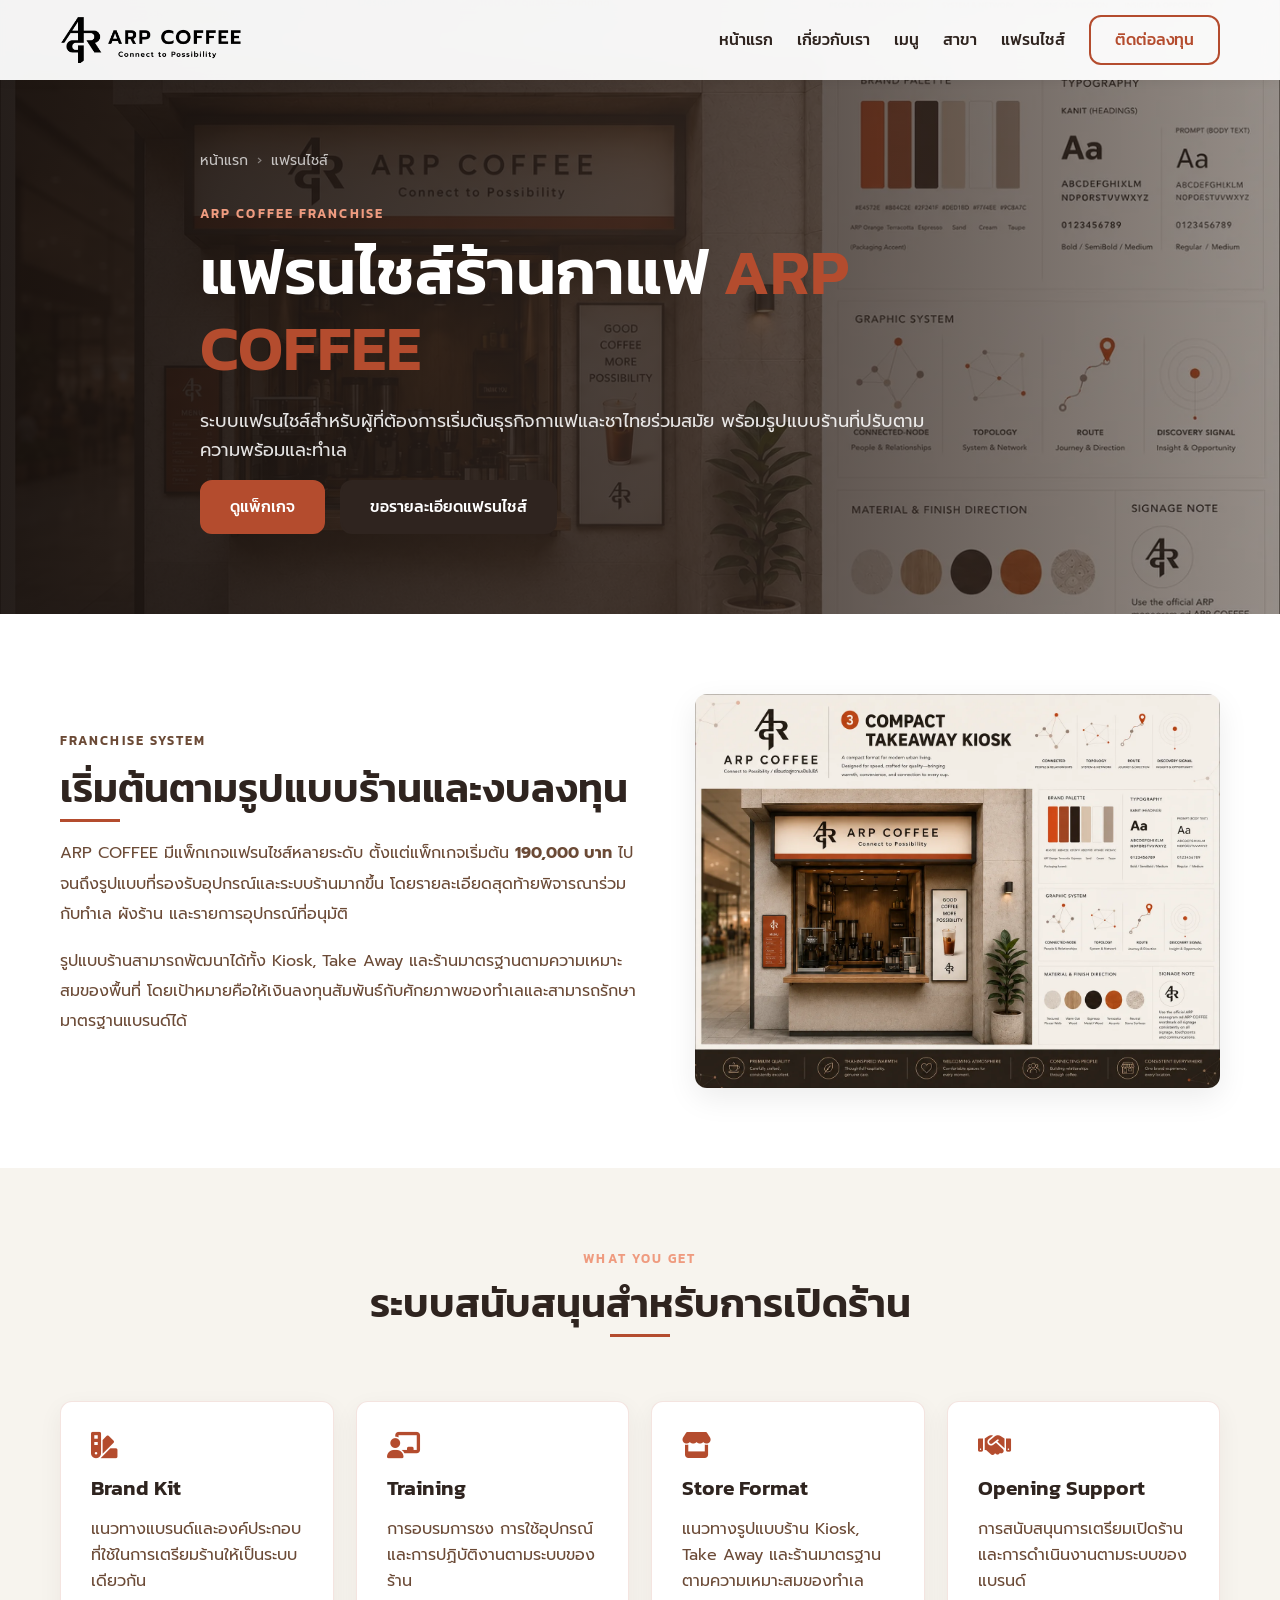
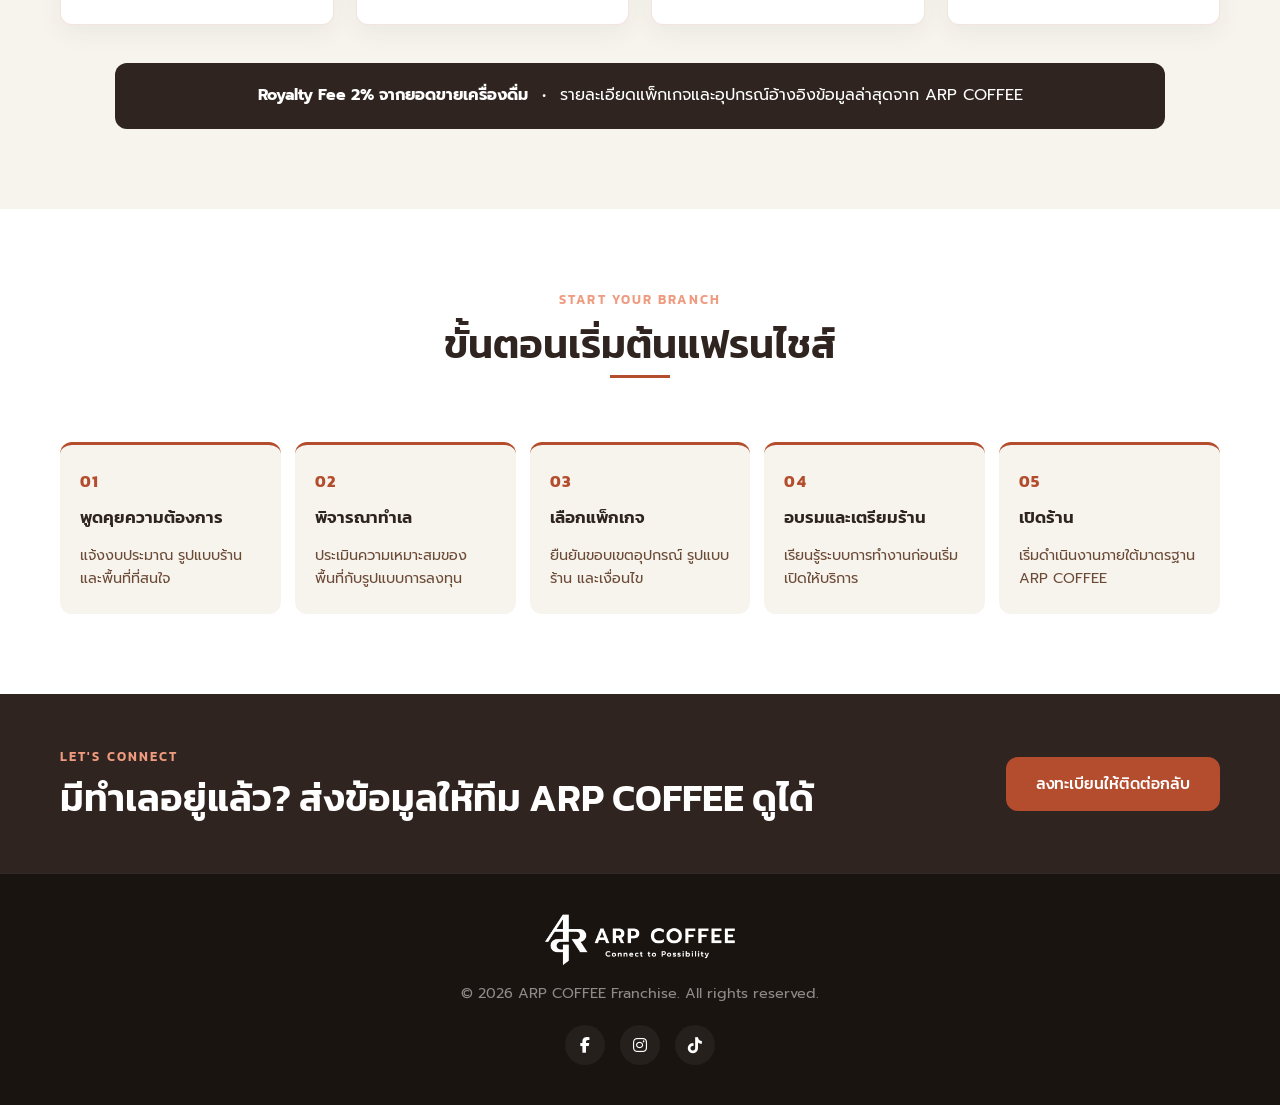
<file: franchise/index.html>
<!DOCTYPE html>
<html lang="th">
<head>
    <!-- Google tag (gtag.js) - Google Ads AW-18465965588 -->
    <script src="/google-ads.js"></script>
    <script async src="https://www.googletagmanager.com/gtag/js?id=AW-18465965588"></script>

    <meta charset="UTF-8">
    <meta name="viewport" content="width=device-width, initial-scale=1.0">
    <title>แฟรนไชส์ร้านกาแฟ ARP COFFEE | เริ่มต้น 190,000 บาท</title>
    <meta name="description" content="ข้อมูลแฟรนไชส์ร้านกาแฟ ARP COFFEE แพ็กเกจเริ่มต้น 190,000 บาท ระบบอบรม Brand Kit รูปแบบ Kiosk / Take Away / ร้าน และ Royalty Fee 2% จากยอดขายเครื่องดื่ม">
    <meta name="robots" content="index,follow,max-image-preview:large,max-snippet:-1,max-video-preview:-1">
    <link rel="canonical" href="https://arpcoffee.com/franchise/">

    <meta property="og:locale" content="th_TH">
    <meta property="og:type" content="website">
    <meta property="og:site_name" content="ARP COFFEE">
    <meta property="og:title" content="แฟรนไชส์ร้านกาแฟ ARP COFFEE | เริ่มต้น 190,000 บาท">
    <meta property="og:description" content="ข้อมูลแฟรนไชส์ร้านกาแฟ ARP COFFEE แพ็กเกจเริ่มต้น 190,000 บาท ระบบอบรม Brand Kit รูปแบบ Kiosk / Take Away / ร้าน และ Royalty Fee 2% จากยอดขายเครื่องดื่ม">
    <meta property="og:url" content="https://arpcoffee.com/franchise/">
    <meta property="og:image" content="https://arpcoffee.com/assets/kiosk-arp-social.jpg">
    <meta property="og:image:alt" content="ARP COFFEE — Connect To Possibility">

    <meta name="twitter:card" content="summary_large_image">
    <meta name="twitter:title" content="แฟรนไชส์ร้านกาแฟ ARP COFFEE | เริ่มต้น 190,000 บาท">
    <meta name="twitter:description" content="ข้อมูลแฟรนไชส์ร้านกาแฟ ARP COFFEE แพ็กเกจเริ่มต้น 190,000 บาท ระบบอบรม Brand Kit รูปแบบ Kiosk / Take Away / ร้าน และ Royalty Fee 2% จากยอดขายเครื่องดื่ม">
    <meta name="twitter:image" content="https://arpcoffee.com/assets/kiosk-arp-social.jpg">

    <link rel="preload" as="image" href="/assets/kiosk-arp.webp" type="image/webp" fetchpriority="high">

    <link rel="preconnect" href="https://fonts.googleapis.com">
    <link rel="preconnect" href="https://fonts.gstatic.com" crossorigin>
    <link href="https://fonts.googleapis.com/css2?family=Kanit:wght@300;400;500;600;700&family=Prompt:wght@300;400;500;600&display=swap" rel="stylesheet">
    <link rel="stylesheet" href="https://cdnjs.cloudflare.com/ajax/libs/font-awesome/6.4.0/css/all.min.css">
    <link rel="stylesheet" href="/style.css">

    <script type="application/ld+json">
{
  "@context": "https://schema.org",
  "@graph": [
    {
      "@type": "WebPage",
      "@id": "https://arpcoffee.com/franchise/#webpage",
      "url": "https://arpcoffee.com/franchise/",
      "name": "แฟรนไชส์ร้านกาแฟ ARP COFFEE",
      "description": "ข้อมูลแฟรนไชส์ร้านกาแฟ ARP COFFEE แพ็กเกจเริ่มต้น 190,000 บาท ระบบอบรม Brand Kit รูปแบบ Kiosk / Take Away / ร้าน และ Royalty Fee 2% จากยอดขายเครื่องดื่ม",
      "isPartOf": {
        "@id": "https://arpcoffee.com/#website"
      },
      "about": {
        "@id": "https://arpcoffee.com/#organization"
      },
      "inLanguage": "th-TH"
    },
    {
      "@type": "BreadcrumbList",
      "itemListElement": [
        {
          "@type": "ListItem",
          "position": 1,
          "name": "หน้าแรก",
          "item": "https://arpcoffee.com/"
        },
        {
          "@type": "ListItem",
          "position": 2,
          "name": "แฟรนไชส์",
          "item": "https://arpcoffee.com/franchise/"
        }
      ]
    },
    {
      "@type": "Service",
      "@id": "https://arpcoffee.com/franchise/#service",
      "name": "แฟรนไชส์ร้านกาแฟ ARP COFFEE",
      "provider": {
        "@id": "https://arpcoffee.com/#organization"
      },
      "areaServed": {
        "@type": "Country",
        "name": "Thailand"
      },
      "url": "https://arpcoffee.com/franchise/"
    }
  ]
}
    </script>
</head>
<body class="seo-page">
    <nav class="navbar" id="navbar">
        <div class="container nav-container">
            <a href="/" class="logo" aria-label="ARP COFFEE หน้าแรก">
                <img src="/assets/logo-dark.png" alt="ARP COFFEE — Connect To Possibility" width="756" height="756">
            </a>
            <ul class="nav-links">
                <li><a href="/">หน้าแรก</a></li>
                <li><a href="/about/">เกี่ยวกับเรา</a></li>
                <li><a href="/menu/">เมนู</a></li>
                <li><a href="/branches/">สาขา</a></li>
                <li><a href="/franchise/">แฟรนไชส์</a></li>
                <li><a href="/#contact" class="btn-outline">ติดต่อลงทุน</a></li>
            </ul>
            <div class="hamburger" aria-label="เปิดเมนู" role="button" tabindex="0"><i class="fas fa-bars"></i></div>
        </div>
    </nav>
    <main>
        <header class="page-hero page-hero-franchise" id="page-top">
            <div class="container page-hero-content">
                <nav class="breadcrumbs" aria-label="Breadcrumb"><a href="/">หน้าแรก</a><span aria-hidden="true">›</span><span aria-current="page">แฟรนไชส์</span></nav>
                <p class="section-kicker">ARP COFFEE FRANCHISE</p>
                <h1>แฟรนไชส์ร้านกาแฟ <span class="highlight">ARP COFFEE</span></h1>
                <p>ระบบแฟรนไชส์สำหรับผู้ที่ต้องการเริ่มต้นธุรกิจกาแฟและชาไทยร่วมสมัย พร้อมรูปแบบร้านที่ปรับตามความพร้อมและทำเล</p>
                <div class="hero-buttons"><a href="/#packages" class="btn-primary">ดูแพ็กเกจ</a><a href="/#contact" class="btn-secondary">ขอรายละเอียดแฟรนไชส์</a></div>
            </div>
        </header>
        <section class="section-padding">
            <div class="container">
                <div class="seo-two-col">
                    <div>
                        <p class="section-kicker">FRANCHISE SYSTEM</p>
                        <h2 class="section-title">เริ่มต้นตามรูปแบบร้านและงบลงทุน</h2>
                        <p>ARP COFFEE มีแพ็กเกจแฟรนไชส์หลายระดับ ตั้งแต่แพ็กเกจเริ่มต้น <strong>190,000 บาท</strong> ไปจนถึงรูปแบบที่รองรับอุปกรณ์และระบบร้านมากขึ้น โดยรายละเอียดสุดท้ายพิจารณาร่วมกับทำเล ผังร้าน และรายการอุปกรณ์ที่อนุมัติ</p>
                        <p>รูปแบบร้านสามารถพัฒนาได้ทั้ง Kiosk, Take Away และร้านมาตรฐานตามความเหมาะสมของพื้นที่ โดยเป้าหมายคือให้เงินลงทุนสัมพันธ์กับศักยภาพของทำเลและสามารถรักษามาตรฐานแบรนด์ได้</p>
                    </div>
                    <div class="seo-image-card"><img src="/assets/kiosk-arp.webp" alt="ตัวอย่างรูปแบบ Kiosk แฟรนไชส์ ARP COFFEE" width="1448" height="1086" loading="lazy" decoding="async"></div>
                </div>
            </div>
        </section>
        <section class="section-padding bg-light">
            <div class="container">
                <div class="section-header text-center"><p class="section-kicker">WHAT YOU GET</p><h2 class="section-title">ระบบสนับสนุนสำหรับการเปิดร้าน</h2></div>
                <div class="seo-card-grid">
                    <article class="seo-card"><i class="fas fa-swatchbook"></i><h3>Brand Kit</h3><p>แนวทางแบรนด์และองค์ประกอบที่ใช้ในการเตรียมร้านให้เป็นระบบเดียวกัน</p></article>
                    <article class="seo-card"><i class="fas fa-chalkboard-teacher"></i><h3>Training</h3><p>การอบรมการชง การใช้อุปกรณ์ และการปฏิบัติงานตามระบบของร้าน</p></article>
                    <article class="seo-card"><i class="fas fa-store"></i><h3>Store Format</h3><p>แนวทางรูปแบบร้าน Kiosk, Take Away และร้านมาตรฐานตามความเหมาะสมของทำเล</p></article>
                    <article class="seo-card"><i class="fas fa-handshake"></i><h3>Opening Support</h3><p>การสนับสนุนการเตรียมเปิดร้านและการดำเนินงานตามระบบของแบรนด์</p></article>
                </div>
                <div class="package-terms"><strong>Royalty Fee 2% จากยอดขายเครื่องดื่ม</strong><span aria-hidden="true">•</span><span>รายละเอียดแพ็กเกจและอุปกรณ์อ้างอิงข้อมูลล่าสุดจาก ARP COFFEE</span></div>
            </div>
        </section>
        <section class="section-padding">
            <div class="container seo-process">
                <div class="section-header text-center"><p class="section-kicker">START YOUR BRANCH</p><h2 class="section-title">ขั้นตอนเริ่มต้นแฟรนไชส์</h2></div>
                <div class="seo-process-grid">
                    <div><span>01</span><h3>พูดคุยความต้องการ</h3><p>แจ้งงบประมาณ รูปแบบร้าน และพื้นที่ที่สนใจ</p></div>
                    <div><span>02</span><h3>พิจารณาทำเล</h3><p>ประเมินความเหมาะสมของพื้นที่กับรูปแบบการลงทุน</p></div>
                    <div><span>03</span><h3>เลือกแพ็กเกจ</h3><p>ยืนยันขอบเขตอุปกรณ์ รูปแบบร้าน และเงื่อนไข</p></div>
                    <div><span>04</span><h3>อบรมและเตรียมร้าน</h3><p>เรียนรู้ระบบการทำงานก่อนเริ่มเปิดให้บริการ</p></div>
                    <div><span>05</span><h3>เปิดร้าน</h3><p>เริ่มดำเนินงานภายใต้มาตรฐาน ARP COFFEE</p></div>
                </div>
            </div>
        </section>
        <section class="seo-cta"><div class="container seo-cta-inner"><div><p class="section-kicker">LET'S CONNECT</p><h2>มีทำเลอยู่แล้ว? ส่งข้อมูลให้ทีม ARP COFFEE ดูได้</h2></div><a class="btn-primary" href="/#contact">ลงทะเบียนให้ติดต่อกลับ</a></div></section>
    </main>
    <footer class="footer">
        <div class="container text-center">
            <div class="footer-logo">
                <a href="/" aria-label="ARP COFFEE หน้าแรก">
                    <img src="/assets/logo-white.png" alt="ARP COFFEE" width="756" height="756">
                </a>
            </div>
            <p>&copy; 2026 ARP COFFEE Franchise. All rights reserved.</p>
            <div class="social-links" aria-label="ช่องทางโซเชียล ARP COFFEE">
                <a href="https://www.facebook.com/arpcoffee" target="_blank" rel="noopener noreferrer" aria-label="Facebook ARP COFFEE"><i class="fab fa-facebook-f"></i></a>
                <a href="https://www.instagram.com/arp_coffee_th" target="_blank" rel="noopener noreferrer" aria-label="Instagram ARP COFFEE"><i class="fab fa-instagram"></i></a>
                <a href="https://www.tiktok.com/@arpcoffee" target="_blank" rel="noopener noreferrer" aria-label="TikTok ARP COFFEE"><i class="fab fa-tiktok"></i></a>
            </div>
        </div>
    </footer>
    <script src="/script.js?v=5"></script>
</body>
</html>
</file>
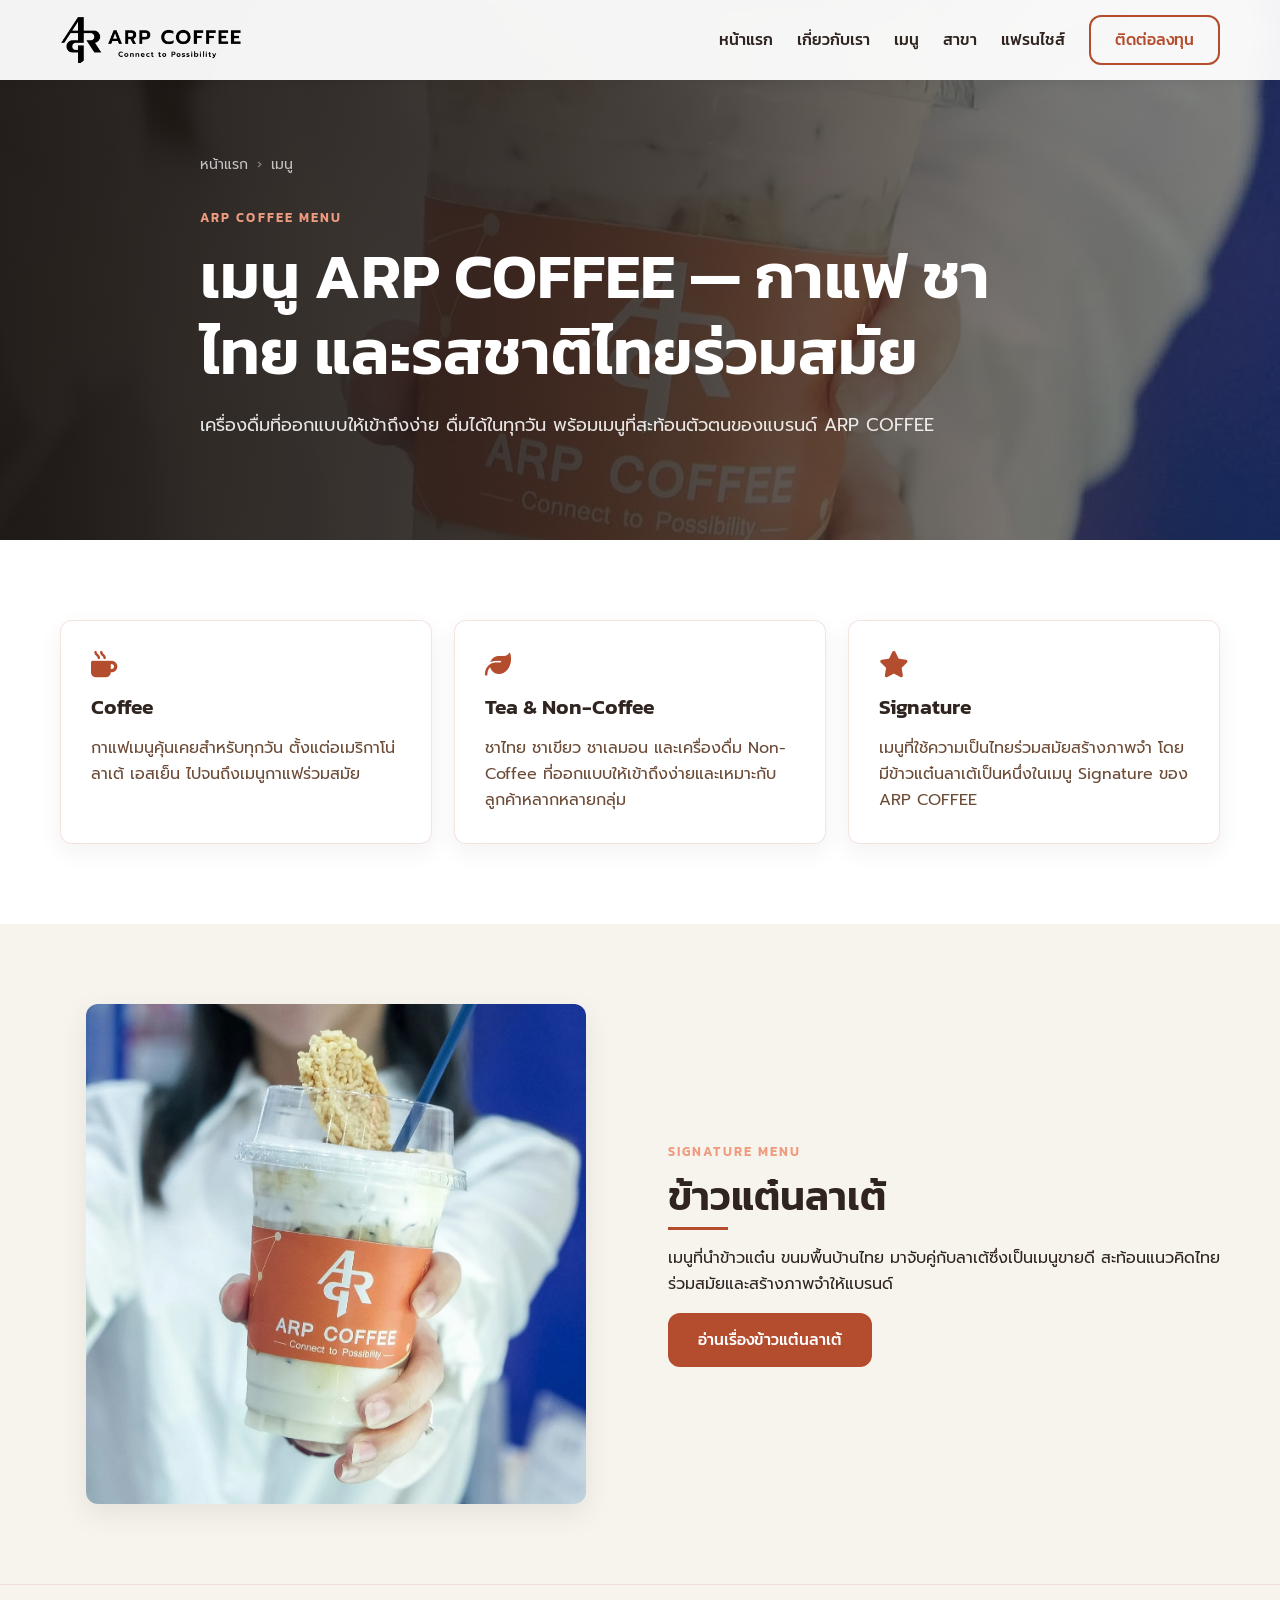
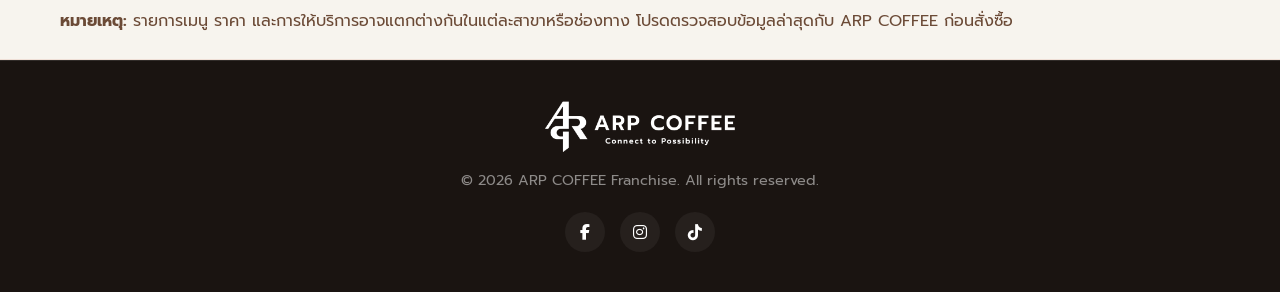
<file: menu/index.html>
<!DOCTYPE html>
<html lang="th">
<head>
    <!-- Google tag (gtag.js) - Google Ads AW-18465965588 -->
    <script src="/google-ads.js"></script>
    <script async src="https://www.googletagmanager.com/gtag/js?id=AW-18465965588"></script>

    <meta charset="UTF-8">
    <meta name="viewport" content="width=device-width, initial-scale=1.0">
    <title>เมนู ARP COFFEE | กาแฟ ชาไทย และเมนู Signature</title>
    <meta name="description" content="รู้จักเมนู ARP COFFEE ทั้งกาแฟ ชาไทย และเครื่องดื่มไทยร่วมสมัย พร้อมเมนู Signature ข้าวแต๋นลาเต้ที่นำขนมพื้นบ้านไทยมาจับคู่กับลาเต้">
    <meta name="robots" content="index,follow,max-image-preview:large,max-snippet:-1,max-video-preview:-1">
    <link rel="canonical" href="https://arpcoffee.com/menu/">

    <meta property="og:locale" content="th_TH">
    <meta property="og:type" content="website">
    <meta property="og:site_name" content="ARP COFFEE">
    <meta property="og:title" content="เมนู ARP COFFEE | กาแฟ ชาไทย และเมนู Signature">
    <meta property="og:description" content="รู้จักเมนู ARP COFFEE ทั้งกาแฟ ชาไทย และเครื่องดื่มไทยร่วมสมัย พร้อมเมนู Signature ข้าวแต๋นลาเต้ที่นำขนมพื้นบ้านไทยมาจับคู่กับลาเต้">
    <meta property="og:url" content="https://arpcoffee.com/menu/">
    <meta property="og:image" content="https://arpcoffee.com/assets/menu/khao-taen-latte-social.jpg">
    <meta property="og:image:alt" content="ARP COFFEE — Connect To Possibility">

    <meta name="twitter:card" content="summary_large_image">
    <meta name="twitter:title" content="เมนู ARP COFFEE | กาแฟ ชาไทย และเมนู Signature">
    <meta name="twitter:description" content="รู้จักเมนู ARP COFFEE ทั้งกาแฟ ชาไทย และเครื่องดื่มไทยร่วมสมัย พร้อมเมนู Signature ข้าวแต๋นลาเต้ที่นำขนมพื้นบ้านไทยมาจับคู่กับลาเต้">
    <meta name="twitter:image" content="https://arpcoffee.com/assets/menu/khao-taen-latte-social.jpg">

    <link rel="preload" as="image" href="/assets/menu/khao-taen-latte.webp" type="image/webp" fetchpriority="high">

    <link rel="preconnect" href="https://fonts.googleapis.com">
    <link rel="preconnect" href="https://fonts.gstatic.com" crossorigin>
    <link href="https://fonts.googleapis.com/css2?family=Kanit:wght@300;400;500;600;700&family=Prompt:wght@300;400;500;600&display=swap" rel="stylesheet">
    <link rel="stylesheet" href="https://cdnjs.cloudflare.com/ajax/libs/font-awesome/6.4.0/css/all.min.css">
    <link rel="stylesheet" href="/style.css">

    <script type="application/ld+json">
{
  "@context": "https://schema.org",
  "@graph": [
    {
      "@type": "WebPage",
      "@id": "https://arpcoffee.com/menu/#webpage",
      "url": "https://arpcoffee.com/menu/",
      "name": "เมนู ARP COFFEE | กาแฟ ชาไทย และเมนู Signature",
      "description": "รู้จักเมนู ARP COFFEE ทั้งกาแฟ ชาไทย และเครื่องดื่มไทยร่วมสมัย พร้อมเมนู Signature ข้าวแต๋นลาเต้ที่นำขนมพื้นบ้านไทยมาจับคู่กับลาเต้",
      "isPartOf": {
        "@id": "https://arpcoffee.com/#website"
      },
      "about": {
        "@id": "https://arpcoffee.com/#organization"
      },
      "inLanguage": "th-TH"
    },
    {
      "@type": "BreadcrumbList",
      "itemListElement": [
        {
          "@type": "ListItem",
          "position": 1,
          "name": "หน้าแรก",
          "item": "https://arpcoffee.com/"
        },
        {
          "@type": "ListItem",
          "position": 2,
          "name": "เมนู",
          "item": "https://arpcoffee.com/menu/"
        }
      ]
    }
  ]
}
    </script>
</head>
<body class="seo-page">
    <nav class="navbar" id="navbar">
        <div class="container nav-container">
            <a href="/" class="logo" aria-label="ARP COFFEE หน้าแรก">
                <img src="/assets/logo-dark.png" alt="ARP COFFEE — Connect To Possibility" width="756" height="756">
            </a>
            <ul class="nav-links">
                <li><a href="/">หน้าแรก</a></li>
                <li><a href="/about/">เกี่ยวกับเรา</a></li>
                <li><a href="/menu/">เมนู</a></li>
                <li><a href="/branches/">สาขา</a></li>
                <li><a href="/franchise/">แฟรนไชส์</a></li>
                <li><a href="/#contact" class="btn-outline">ติดต่อลงทุน</a></li>
            </ul>
            <div class="hamburger" aria-label="เปิดเมนู" role="button" tabindex="0"><i class="fas fa-bars"></i></div>
        </div>
    </nav>
    <main>
        <header class="page-hero page-hero-menu" id="page-top">
            <div class="container page-hero-content">
                <nav class="breadcrumbs" aria-label="Breadcrumb"><a href="/">หน้าแรก</a><span aria-hidden="true">›</span><span aria-current="page">เมนู</span></nav>
                <p class="section-kicker">ARP COFFEE MENU</p>
                <h1>เมนู ARP COFFEE — กาแฟ ชาไทย และรสชาติไทยร่วมสมัย</h1>
                <p>เครื่องดื่มที่ออกแบบให้เข้าถึงง่าย ดื่มได้ในทุกวัน พร้อมเมนูที่สะท้อนตัวตนของแบรนด์ ARP COFFEE</p>
            </div>
        </header>
        <section class="section-padding">
            <div class="container">
                <div class="seo-card-grid seo-card-grid-3">
                    <article class="seo-card"><i class="fas fa-mug-hot"></i><h2>Coffee</h2><p>กาแฟเมนูคุ้นเคยสำหรับทุกวัน ตั้งแต่อเมริกาโน่ ลาเต้ เอสเย็น ไปจนถึงเมนูกาแฟร่วมสมัย</p></article>
                    <article class="seo-card"><i class="fas fa-leaf"></i><h2>Tea & Non-Coffee</h2><p>ชาไทย ชาเขียว ชาเลมอน และเครื่องดื่ม Non-Coffee ที่ออกแบบให้เข้าถึงง่ายและเหมาะกับลูกค้าหลากหลายกลุ่ม</p></article>
                    <article class="seo-card"><i class="fas fa-star"></i><h2>Signature</h2><p>เมนูที่ใช้ความเป็นไทยร่วมสมัยสร้างภาพจำ โดยมีข้าวแต๋นลาเต้เป็นหนึ่งในเมนู Signature ของ ARP COFFEE</p></article>
                </div>
            </div>
        </section>
        <section class="signature-menu section-padding">
            <div class="container signature-menu-container">
                <div class="signature-menu-image"><img src="/assets/menu/khao-taen-latte.webp" alt="ข้าวแต๋นลาเต้ เมนู Signature ARP COFFEE" width="1179" height="1179" loading="lazy" decoding="async"></div>
                <div class="signature-menu-text"><p class="section-kicker">SIGNATURE MENU</p><h2 class="section-title">ข้าวแต๋นลาเต้</h2><p>เมนูที่นำข้าวแต๋น ขนมพื้นบ้านไทย มาจับคู่กับลาเต้ซึ่งเป็นเมนูขายดี สะท้อนแนวคิดไทยร่วมสมัยและสร้างภาพจำให้แบรนด์</p><a class="btn-primary" href="/signature/khao-taen-latte/">อ่านเรื่องข้าวแต๋นลาเต้</a></div>
            </div>
        </section>
        <section class="seo-note"><div class="container"><p><strong>หมายเหตุ:</strong> รายการเมนู ราคา และการให้บริการอาจแตกต่างกันในแต่ละสาขาหรือช่องทาง โปรดตรวจสอบข้อมูลล่าสุดกับ ARP COFFEE ก่อนสั่งซื้อ</p></div></section>
    </main>
    <footer class="footer">
        <div class="container text-center">
            <div class="footer-logo">
                <a href="/" aria-label="ARP COFFEE หน้าแรก">
                    <img src="/assets/logo-white.png" alt="ARP COFFEE" width="756" height="756">
                </a>
            </div>
            <p>&copy; 2026 ARP COFFEE Franchise. All rights reserved.</p>
            <div class="social-links" aria-label="ช่องทางโซเชียล ARP COFFEE">
                <a href="https://www.facebook.com/arpcoffee" target="_blank" rel="noopener noreferrer" aria-label="Facebook ARP COFFEE"><i class="fab fa-facebook-f"></i></a>
                <a href="https://www.instagram.com/arp_coffee_th" target="_blank" rel="noopener noreferrer" aria-label="Instagram ARP COFFEE"><i class="fab fa-instagram"></i></a>
                <a href="https://www.tiktok.com/@arpcoffee" target="_blank" rel="noopener noreferrer" aria-label="TikTok ARP COFFEE"><i class="fab fa-tiktok"></i></a>
            </div>
        </div>
    </footer>
    <script src="/script.js?v=5"></script>
</body>
</html>
</file>
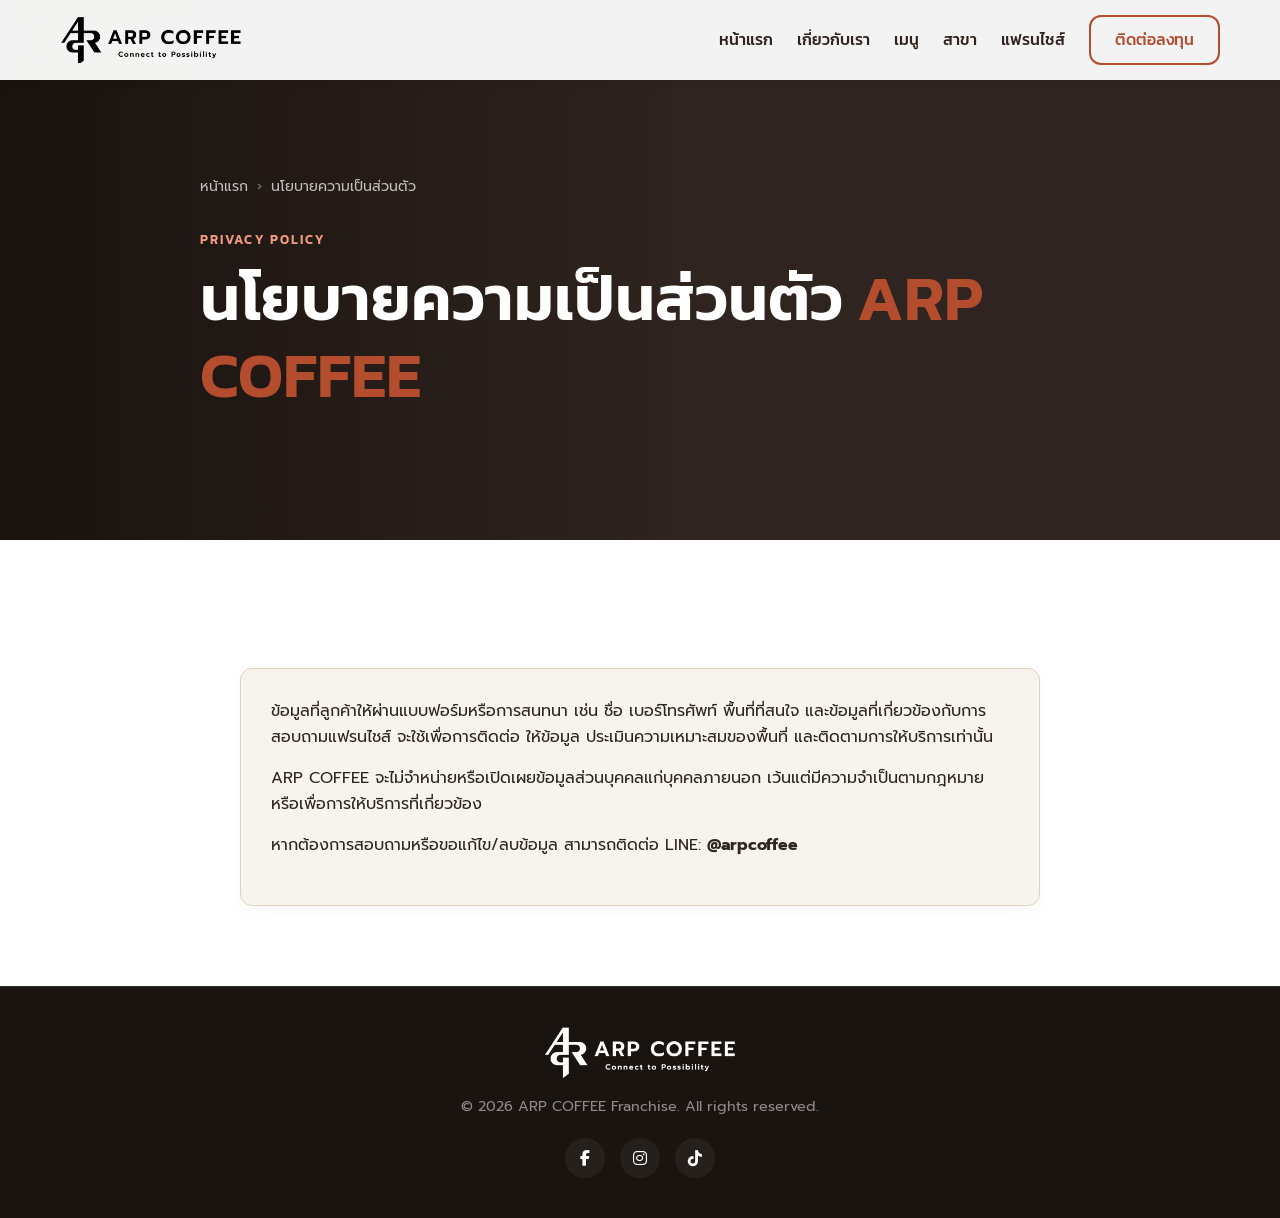
<file: privacy/index.html>
<!DOCTYPE html>
<html lang="th">
<head>
    <!-- Google tag (gtag.js) - Google Ads AW-18465965588 -->
    <script src="/google-ads.js"></script>
    <script async src="https://www.googletagmanager.com/gtag/js?id=AW-18465965588"></script>

    <meta charset="UTF-8">
    <meta name="viewport" content="width=device-width, initial-scale=1.0">
    <title>นโยบายความเป็นส่วนตัว | ARP COFFEE</title>
    <meta name="description" content="นโยบายความเป็นส่วนตัวของ ARP COFFEE สำหรับข้อมูลที่ได้รับผ่านแบบฟอร์ม การสนทนา และการสอบถามแฟรนไชส์">
    <meta name="robots" content="index,follow,max-image-preview:large,max-snippet:-1,max-video-preview:-1">
    <link rel="canonical" href="https://arpcoffee.com/privacy/">

    <meta property="og:locale" content="th_TH">
    <meta property="og:type" content="website">
    <meta property="og:site_name" content="ARP COFFEE">
    <meta property="og:title" content="นโยบายความเป็นส่วนตัว | ARP COFFEE">
    <meta property="og:description" content="นโยบายความเป็นส่วนตัวของ ARP COFFEE สำหรับข้อมูลที่ได้รับผ่านแบบฟอร์ม การสนทนา และการสอบถามแฟรนไชส์">
    <meta property="og:url" content="https://arpcoffee.com/privacy/">
    <meta property="og:image" content="https://arpcoffee.com/assets/brand-story-social.jpg">
    <meta property="og:image:alt" content="ARP COFFEE — Connect To Possibility">

    <meta name="twitter:card" content="summary_large_image">
    <meta name="twitter:title" content="นโยบายความเป็นส่วนตัว | ARP COFFEE">
    <meta name="twitter:description" content="นโยบายความเป็นส่วนตัวของ ARP COFFEE สำหรับข้อมูลที่ได้รับผ่านแบบฟอร์ม การสนทนา และการสอบถามแฟรนไชส์">
    <meta name="twitter:image" content="https://arpcoffee.com/assets/brand-story-social.jpg">

    <link rel="preconnect" href="https://fonts.googleapis.com">
    <link rel="preconnect" href="https://fonts.gstatic.com" crossorigin>
    <link href="https://fonts.googleapis.com/css2?family=Kanit:wght@300;400;500;600;700&family=Prompt:wght@300;400;500;600&display=swap" rel="stylesheet">
    <link rel="stylesheet" href="https://cdnjs.cloudflare.com/ajax/libs/font-awesome/6.4.0/css/all.min.css">
    <link rel="stylesheet" href="/style.css">

    <script type="application/ld+json">
{
  "@context": "https://schema.org",
  "@graph": [
    {
      "@type": "WebPage",
      "@id": "https://arpcoffee.com/privacy/#webpage",
      "url": "https://arpcoffee.com/privacy/",
      "name": "นโยบายความเป็นส่วนตัว | ARP COFFEE",
      "description": "นโยบายความเป็นส่วนตัวของ ARP COFFEE สำหรับข้อมูลที่ได้รับผ่านแบบฟอร์ม การสนทนา และการสอบถามแฟรนไชส์",
      "isPartOf": {
        "@id": "https://arpcoffee.com/#website"
      },
      "about": {
        "@id": "https://arpcoffee.com/#organization"
      },
      "inLanguage": "th-TH"
    },
    {
      "@type": "BreadcrumbList",
      "itemListElement": [
        {
          "@type": "ListItem",
          "position": 1,
          "name": "หน้าแรก",
          "item": "https://arpcoffee.com/"
        },
        {
          "@type": "ListItem",
          "position": 2,
          "name": "นโยบายความเป็นส่วนตัว",
          "item": "https://arpcoffee.com/privacy/"
        }
      ]
    }
  ]
}
    </script>
</head>
<body class="seo-page">
    <nav class="navbar" id="navbar">
        <div class="container nav-container">
            <a href="/" class="logo" aria-label="ARP COFFEE หน้าแรก">
                <img src="/assets/logo-dark.png" alt="ARP COFFEE — Connect To Possibility" width="756" height="756">
            </a>
            <ul class="nav-links">
                <li><a href="/">หน้าแรก</a></li>
                <li><a href="/about/">เกี่ยวกับเรา</a></li>
                <li><a href="/menu/">เมนู</a></li>
                <li><a href="/branches/">สาขา</a></li>
                <li><a href="/franchise/">แฟรนไชส์</a></li>
                <li><a href="/#contact" class="btn-outline">ติดต่อลงทุน</a></li>
            </ul>
            <div class="hamburger" aria-label="เปิดเมนู" role="button" tabindex="0"><i class="fas fa-bars"></i></div>
        </div>
    </nav>

    <main>
        <header class="page-hero" id="page-top">
            <div class="container page-hero-content">
                <nav class="breadcrumbs" aria-label="Breadcrumb"><a href="/">หน้าแรก</a><span aria-hidden="true">›</span><span aria-current="page">นโยบายความเป็นส่วนตัว</span></nav>
                <p class="section-kicker">PRIVACY POLICY</p>
                <h1>นโยบายความเป็นส่วนตัว <span class="highlight">ARP COFFEE</span></h1>
            </div>
        </header>

        <section class="section-padding">
            <div class="container">
                <div class="freebies-section">
                    <article class="freebies-box">
                        <p>ข้อมูลที่ลูกค้าให้ผ่านแบบฟอร์มหรือการสนทนา เช่น ชื่อ เบอร์โทรศัพท์ พื้นที่ที่สนใจ และข้อมูลที่เกี่ยวข้องกับการสอบถามแฟรนไชส์ จะใช้เพื่อการติดต่อ ให้ข้อมูล ประเมินความเหมาะสมของพื้นที่ และติดตามการให้บริการเท่านั้น</p>
                        <p>ARP COFFEE จะไม่จำหน่ายหรือเปิดเผยข้อมูลส่วนบุคคลแก่บุคคลภายนอก เว้นแต่มีความจำเป็นตามกฎหมายหรือเพื่อการให้บริการที่เกี่ยวข้อง</p>
                        <p>หากต้องการสอบถามหรือขอแก้ไข/ลบข้อมูล สามารถติดต่อ LINE: <strong>@arpcoffee</strong></p>
                    </article>
                </div>
            </div>
        </section>
    </main>

    <footer class="footer">
        <div class="container text-center">
            <div class="footer-logo">
                <a href="/" aria-label="ARP COFFEE หน้าแรก">
                    <img src="/assets/logo-white.png" alt="ARP COFFEE" width="756" height="756">
                </a>
            </div>
            <p>&copy; 2026 ARP COFFEE Franchise. All rights reserved.</p>
            <div class="social-links" aria-label="ช่องทางโซเชียล ARP COFFEE">
                <a href="https://www.facebook.com/arpcoffee" target="_blank" rel="noopener noreferrer" aria-label="Facebook ARP COFFEE"><i class="fab fa-facebook-f"></i></a>
                <a href="https://www.instagram.com/arp_coffee_th" target="_blank" rel="noopener noreferrer" aria-label="Instagram ARP COFFEE"><i class="fab fa-instagram"></i></a>
                <a href="https://www.tiktok.com/@arpcoffee" target="_blank" rel="noopener noreferrer" aria-label="TikTok ARP COFFEE"><i class="fab fa-tiktok"></i></a>
            </div>
        </div>
    </footer>

    <script src="/script.js?v=5"></script>
</body>
</html>
</file>
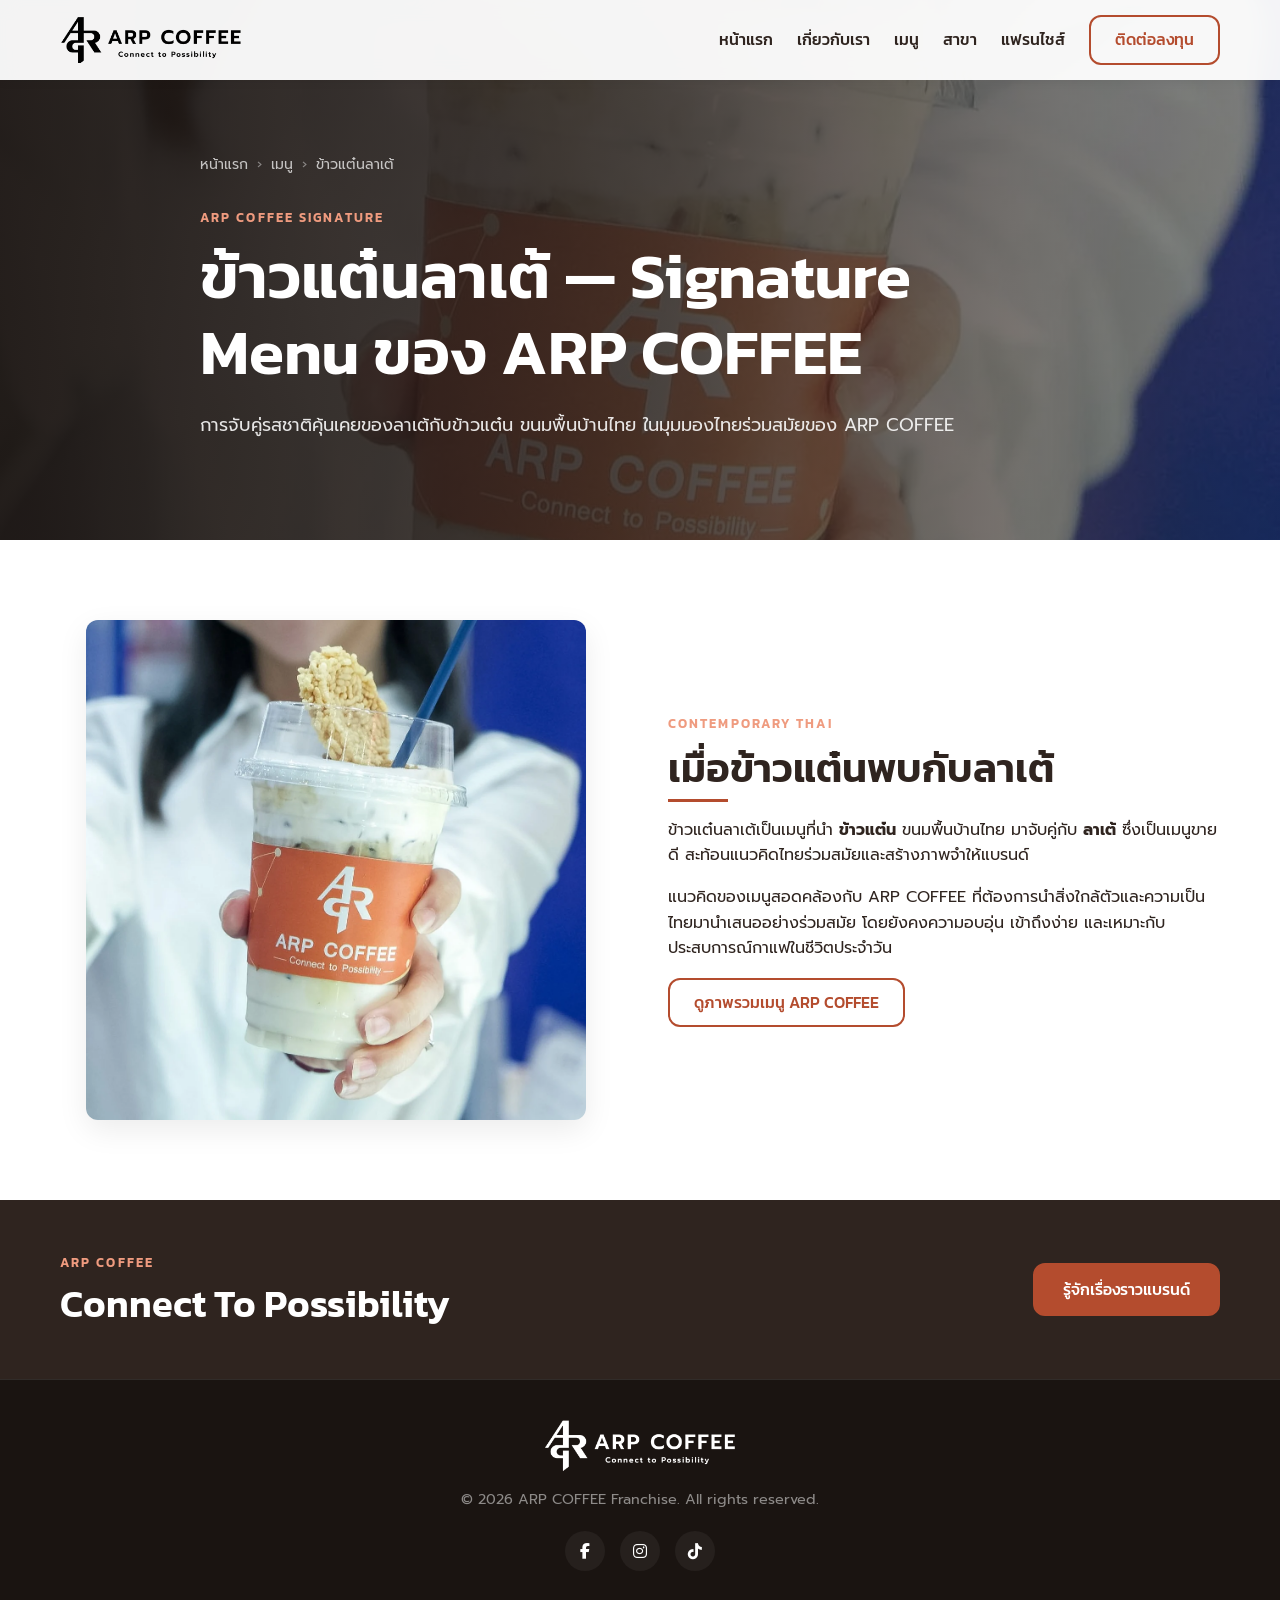
<file: signature/khao-taen-latte/index.html>
<!DOCTYPE html>
<html lang="th">
<head>
    <!-- Google tag (gtag.js) - Google Ads AW-18465965588 -->
    <script src="/google-ads.js"></script>
    <script async src="https://www.googletagmanager.com/gtag/js?id=AW-18465965588"></script>

    <meta charset="UTF-8">
    <meta name="viewport" content="width=device-width, initial-scale=1.0">
    <title>ข้าวแต๋นลาเต้ | Signature Menu ARP COFFEE</title>
    <meta name="description" content="ข้าวแต๋นลาเต้ เมนู Signature ของ ARP COFFEE ที่นำข้าวแต๋น ขนมพื้นบ้านไทย มาจับคู่กับลาเต้ สะท้อนแนวคิดกาแฟไทยร่วมสมัยของแบรนด์">
    <meta name="robots" content="index,follow,max-image-preview:large,max-snippet:-1,max-video-preview:-1">
    <link rel="canonical" href="https://arpcoffee.com/signature/khao-taen-latte/">

    <meta property="og:locale" content="th_TH">
    <meta property="og:type" content="website">
    <meta property="og:site_name" content="ARP COFFEE">
    <meta property="og:title" content="ข้าวแต๋นลาเต้ | Signature Menu ARP COFFEE">
    <meta property="og:description" content="ข้าวแต๋นลาเต้ เมนู Signature ของ ARP COFFEE ที่นำข้าวแต๋น ขนมพื้นบ้านไทย มาจับคู่กับลาเต้ สะท้อนแนวคิดกาแฟไทยร่วมสมัยของแบรนด์">
    <meta property="og:url" content="https://arpcoffee.com/signature/khao-taen-latte/">
    <meta property="og:image" content="https://arpcoffee.com/assets/menu/khao-taen-latte-social.jpg">
    <meta property="og:image:alt" content="ARP COFFEE — Connect To Possibility">

    <meta name="twitter:card" content="summary_large_image">
    <meta name="twitter:title" content="ข้าวแต๋นลาเต้ | Signature Menu ARP COFFEE">
    <meta name="twitter:description" content="ข้าวแต๋นลาเต้ เมนู Signature ของ ARP COFFEE ที่นำข้าวแต๋น ขนมพื้นบ้านไทย มาจับคู่กับลาเต้ สะท้อนแนวคิดกาแฟไทยร่วมสมัยของแบรนด์">
    <meta name="twitter:image" content="https://arpcoffee.com/assets/menu/khao-taen-latte-social.jpg">

    <link rel="preload" as="image" href="/assets/menu/khao-taen-latte.webp" type="image/webp" fetchpriority="high">

    <link rel="preconnect" href="https://fonts.googleapis.com">
    <link rel="preconnect" href="https://fonts.gstatic.com" crossorigin>
    <link href="https://fonts.googleapis.com/css2?family=Kanit:wght@300;400;500;600;700&family=Prompt:wght@300;400;500;600&display=swap" rel="stylesheet">
    <link rel="stylesheet" href="https://cdnjs.cloudflare.com/ajax/libs/font-awesome/6.4.0/css/all.min.css">
    <link rel="stylesheet" href="/style.css">

    <script type="application/ld+json">
{
  "@context": "https://schema.org",
  "@graph": [
    {
      "@type": "WebPage",
      "@id": "https://arpcoffee.com/signature/khao-taen-latte/#webpage",
      "url": "https://arpcoffee.com/signature/khao-taen-latte/",
      "name": "ข้าวแต๋นลาเต้ | Signature Menu ARP COFFEE",
      "description": "ข้าวแต๋นลาเต้ เมนู Signature ของ ARP COFFEE ที่นำข้าวแต๋น ขนมพื้นบ้านไทย มาจับคู่กับลาเต้ สะท้อนแนวคิดกาแฟไทยร่วมสมัยของแบรนด์",
      "isPartOf": {
        "@id": "https://arpcoffee.com/#website"
      },
      "about": {
        "@id": "https://arpcoffee.com/#organization"
      },
      "inLanguage": "th-TH"
    },
    {
      "@type": "BreadcrumbList",
      "itemListElement": [
        {
          "@type": "ListItem",
          "position": 1,
          "name": "หน้าแรก",
          "item": "https://arpcoffee.com/"
        },
        {
          "@type": "ListItem",
          "position": 2,
          "name": "เมนู",
          "item": "https://arpcoffee.com/menu/"
        },
        {
          "@type": "ListItem",
          "position": 3,
          "name": "ข้าวแต๋นลาเต้",
          "item": "https://arpcoffee.com/signature/khao-taen-latte/"
        }
      ]
    }
  ]
}
    </script>
</head>
<body class="seo-page">
    <nav class="navbar" id="navbar">
        <div class="container nav-container">
            <a href="/" class="logo" aria-label="ARP COFFEE หน้าแรก">
                <img src="/assets/logo-dark.png" alt="ARP COFFEE — Connect To Possibility" width="756" height="756">
            </a>
            <ul class="nav-links">
                <li><a href="/">หน้าแรก</a></li>
                <li><a href="/about/">เกี่ยวกับเรา</a></li>
                <li><a href="/menu/">เมนู</a></li>
                <li><a href="/branches/">สาขา</a></li>
                <li><a href="/franchise/">แฟรนไชส์</a></li>
                <li><a href="/#contact" class="btn-outline">ติดต่อลงทุน</a></li>
            </ul>
            <div class="hamburger" aria-label="เปิดเมนู" role="button" tabindex="0"><i class="fas fa-bars"></i></div>
        </div>
    </nav>
    <main>
        <header class="page-hero page-hero-signature" id="page-top">
            <div class="container page-hero-content">
                <nav class="breadcrumbs" aria-label="Breadcrumb"><a href="/">หน้าแรก</a><span aria-hidden="true">›</span><a href="/menu/">เมนู</a><span aria-hidden="true">›</span><span aria-current="page">ข้าวแต๋นลาเต้</span></nav>
                <p class="section-kicker">ARP COFFEE SIGNATURE</p>
                <h1>ข้าวแต๋นลาเต้ — Signature Menu ของ ARP COFFEE</h1>
                <p>การจับคู่รสชาติคุ้นเคยของลาเต้กับข้าวแต๋น ขนมพื้นบ้านไทย ในมุมมองไทยร่วมสมัยของ ARP COFFEE</p>
            </div>
        </header>
        <section class="section-padding">
            <div class="container signature-menu-container">
                <div class="signature-menu-image"><img src="/assets/menu/khao-taen-latte.webp" alt="แก้วข้าวแต๋นลาเต้ ARP COFFEE พร้อมข้าวแต๋น" width="1179" height="1179" loading="lazy" decoding="async"></div>
                <article class="signature-menu-text">
                    <p class="section-kicker">CONTEMPORARY THAI</p>
                    <h2 class="section-title">เมื่อข้าวแต๋นพบกับลาเต้</h2>
                    <p>ข้าวแต๋นลาเต้เป็นเมนูที่นำ <strong>ข้าวแต๋น</strong> ขนมพื้นบ้านไทย มาจับคู่กับ <strong>ลาเต้</strong> ซึ่งเป็นเมนูขายดี สะท้อนแนวคิดไทยร่วมสมัยและสร้างภาพจำให้แบรนด์</p>
                    <p>แนวคิดของเมนูสอดคล้องกับ ARP COFFEE ที่ต้องการนำสิ่งใกล้ตัวและความเป็นไทยมานำเสนออย่างร่วมสมัย โดยยังคงความอบอุ่น เข้าถึงง่าย และเหมาะกับประสบการณ์กาแฟในชีวิตประจำวัน</p>
                    <a class="btn-outline" href="/menu/">ดูภาพรวมเมนู ARP COFFEE</a>
                </article>
            </div>
        </section>
        <section class="seo-cta"><div class="container seo-cta-inner"><div><p class="section-kicker">ARP COFFEE</p><h2>Connect To Possibility</h2></div><a class="btn-primary" href="/about/">รู้จักเรื่องราวแบรนด์</a></div></section>
    </main>
    <footer class="footer">
        <div class="container text-center">
            <div class="footer-logo">
                <a href="/" aria-label="ARP COFFEE หน้าแรก">
                    <img src="/assets/logo-white.png" alt="ARP COFFEE" width="756" height="756">
                </a>
            </div>
            <p>&copy; 2026 ARP COFFEE Franchise. All rights reserved.</p>
            <div class="social-links" aria-label="ช่องทางโซเชียล ARP COFFEE">
                <a href="https://www.facebook.com/arpcoffee" target="_blank" rel="noopener noreferrer" aria-label="Facebook ARP COFFEE"><i class="fab fa-facebook-f"></i></a>
                <a href="https://www.instagram.com/arp_coffee_th" target="_blank" rel="noopener noreferrer" aria-label="Instagram ARP COFFEE"><i class="fab fa-instagram"></i></a>
                <a href="https://www.tiktok.com/@arpcoffee" target="_blank" rel="noopener noreferrer" aria-label="TikTok ARP COFFEE"><i class="fab fa-tiktok"></i></a>
            </div>
        </div>
    </footer>
    <script src="/script.js?v=5"></script>
</body>
</html>
</file>
<file: style.css>
/* =========================================
   ARP COFFEE - Franchise Landing Page Styles
   ========================================= */

/* --- Variables --- */
:root {
    /* Colors */
    --primary: #B44C2E; /* Terracotta */
    --primary-hover: #933d24;
    --primary-light: #fdf5f3;
    --dark: #2F241F; /* Dark Espresso */
    --darker: #1a1411;
    --light: #F7F4EE; /* Light Cream */
    --white: #FFFFFF;
    --gray: #6c757d;
    --gray-light: #e9ecef;
    --soft-beige: #DED1BD;
    --warm-taupe: #9C8A7C;
    --coffee-brown: #6B4A36;
    
    /* Typography */
    --font-heading: 'Kanit', sans-serif;
    --font-body: 'Prompt', sans-serif;
    
    /* Spacing & Utilities */
    --section-padding: 80px 0;
    --transition: all 0.3s ease;
    --radius: 12px;
    --shadow: 0 10px 30px rgba(0, 0, 0, 0.08);
}

/* --- Base --- */
* {
    margin: 0;
    padding: 0;
    box-sizing: border-box;
}

html {
    scroll-behavior: smooth;
}

body {
    font-family: var(--font-body);
    color: var(--dark);
    background-color: var(--white);
    line-height: 1.6;
    overflow-x: hidden;
}

h1, h2, h3, h4, h5, h6 {
    font-family: var(--font-heading);
    font-weight: 600;
    line-height: 1.2;
    margin-bottom: 1rem;
}

p {
    margin-bottom: 1rem;
}

a {
    text-decoration: none;
    color: inherit;
    transition: var(--transition);
}

ul {
    list-style: none;
}

img {
    max-width: 100%;
    height: auto;
    display: block;
}

/* --- Typography & Utilities --- */
.container {
    width: 100%;
    max-width: 1200px;
    margin: 0 auto;
    padding: 0 20px;
}

.section-padding {
    padding: var(--section-padding);
}

.text-center {
    text-align: center;
}

.bg-light {
    background-color: var(--light);
}

.bg-dark {
    background-color: var(--dark);
    color: var(--white);
}

.highlight {
    color: var(--primary);
}

.section-header {
    margin-bottom: 3rem;
}

.section-title {
    font-size: 2.5rem;
    position: relative;
    display: inline-block;
    padding-bottom: 10px;
}

.section-title::after {
    content: '';
    position: absolute;
    bottom: 0;
    left: 50%;
    transform: translateX(-50%);
    width: 60px;
    height: 3px;
    background-color: var(--primary);
}

.bg-dark .section-title::after {
    left: 0;
    transform: none;
}

/* --- Buttons --- */
.btn-primary {
    display: inline-block;
    background-color: var(--primary);
    color: var(--white);
    padding: 12px 28px;
    border-radius: var(--radius);
    font-family: var(--font-heading);
    font-weight: 500;
    border: 2px solid var(--primary);
    cursor: pointer;
    text-align: center;
}

.btn-primary:hover {
    background-color: var(--primary-hover);
    border-color: var(--primary-hover);
    transform: translateY(-2px);
    box-shadow: 0 4px 12px rgba(203, 90, 61, 0.3);
}

.btn-secondary {
    display: inline-block;
    background-color: var(--dark);
    color: var(--white);
    padding: 12px 28px;
    border-radius: var(--radius);
    font-family: var(--font-heading);
    font-weight: 500;
    border: 2px solid var(--dark);
    cursor: pointer;
}

.btn-secondary:hover {
    background-color: var(--darker);
    transform: translateY(-2px);
}

.btn-outline {
    display: inline-block;
    background-color: transparent;
    color: var(--primary);
    padding: 10px 24px;
    border-radius: var(--radius);
    font-family: var(--font-heading);
    font-weight: 500;
    border: 2px solid var(--primary);
    cursor: pointer;
    text-align: center;
}

.btn-outline:hover {
    background-color: var(--primary);
    color: var(--white);
}

.w-100 {
    width: 100%;
}

/* --- Navbar --- */
.navbar {
    position: fixed;
    top: 0;
    left: 0;
    width: 100%;
    background-color: rgba(255, 255, 255, 0.95);
    backdrop-filter: blur(10px);
    z-index: 1000;
    box-shadow: 0 2px 10px rgba(0,0,0,0.05);
    padding: 15px 0;
    transition: var(--transition);
}

.nav-container {
    display: flex;
    justify-content: space-between;
    align-items: center;
}

.logo {
    display: inline-flex;
    position: relative;
    width: 182px;
    height: 46px;
    overflow: hidden;
}

.logo img {
    position: absolute;
    left: 0;
    top: 0;
    display: block;
    width: 206px;
    height: 206px;
    max-width: none;
    flex: none;
    transform: translate(-12px, -78px);
}

.logo-text {
    color: var(--dark);
}

.logo-accent {
    color: var(--primary);
}

.nav-links {
    display: flex;
    align-items: center;
    gap: 24px;
}

.nav-links a {
    font-family: var(--font-heading);
    font-weight: 500;
    font-size: 1rem;
    position: relative;
}

.nav-links a:not(.btn-outline)::after {
    content: '';
    position: absolute;
    bottom: -5px;
    left: 0;
    width: 0;
    height: 2px;
    background-color: var(--primary);
    transition: var(--transition);
}

.nav-links a:not(.btn-outline):hover::after,
.nav-links a:not(.btn-outline).active::after {
    width: 100%;
}

.hamburger {
    display: none;
    font-size: 1.5rem;
    cursor: pointer;
    color: var(--dark);
}

/* --- Hero Section --- */
.hero {
    position: relative;
    height: 100vh;
    min-height: 600px;
    background-image: url('assets/hero-arp.webp');
    background-size: cover;
    background-position: center 44%;
    background-attachment: fixed;
    display: flex;
    align-items: center;
}

.hero-overlay {
    position: absolute;
    top: 0;
    left: 0;
    width: 100%;
    height: 100%;
    background: linear-gradient(90deg, rgba(24, 17, 14, 0.94) 0%, rgba(35, 24, 19, 0.82) 40%, rgba(35, 24, 19, 0.18) 74%, rgba(35, 24, 19, 0.04) 100%);
}

.hero-content {
    position: relative;
    z-index: 1;
}

.hero-text {
    max-width: 650px;
    color: var(--white);
}

.hero-text h1 {
    font-size: clamp(3rem, 5.1vw, 4.65rem);
    margin-bottom: 1.5rem;
    line-height: 1.1;
}

.eyebrow {
    display: flex;
    align-items: center;
    gap: 12px;
    color: #f1b49f;
    font-family: var(--font-heading);
    font-size: 0.9rem !important;
    font-weight: 600;
    letter-spacing: 0.18em;
    margin-bottom: 1.15rem !important;
}

.eyebrow::before {
    content: '';
    width: 42px;
    height: 2px;
    background: var(--primary);
}

.hero-text p {
    font-size: 1.125rem;
    margin-bottom: 2rem;
    opacity: 0.9;
}

.hero-buttons {
    display: flex;
    gap: 15px;
}

/* --- About / Brand Story Section --- */
.about {
    position: relative;
    overflow: hidden;
}

.about::before {
    content: '';
    position: absolute;
    width: 220px;
    height: 220px;
    right: -100px;
    top: 72px;
    border: 1px solid rgba(180, 76, 46, 0.10);
    border-radius: 50%;
    pointer-events: none;
}

.about-container {
    display: grid;
    grid-template-columns: minmax(0, .95fr) minmax(0, 1.05fr);
    gap: 58px;
    align-items: center;
}

.about-image {
    position: relative;
    border-radius: var(--radius);
    overflow: hidden;
    box-shadow: var(--shadow);
    background: var(--light);
}

.about-image img {
    width: 100%;
    height: 610px;
    object-fit: cover;
    object-position: center 48%;
    transition: transform 0.5s ease;
}

.about-image:hover img {
    transform: scale(1.03);
}

.arp-origin-badge {
    position: absolute;
    left: 22px;
    bottom: 22px;
    min-width: 210px;
    padding: 15px 18px;
    background: rgba(247, 244, 238, .94);
    color: var(--dark);
    border: 1px solid rgba(180, 76, 46, .25);
    border-radius: 12px;
    box-shadow: 0 12px 30px rgba(47, 36, 31, .16);
    backdrop-filter: blur(8px);
}

.arp-origin-badge::after {
    content: '';
    position: absolute;
    width: 42px;
    height: 1px;
    right: -26px;
    top: 26px;
    background: var(--primary);
    transform: rotate(-18deg);
    transform-origin: left center;
}

.arp-origin-badge code {
    display: block;
    color: var(--primary);
    font-family: ui-monospace, SFMono-Regular, Menlo, Consolas, monospace;
    font-size: 1.15rem;
    font-weight: 700;
    margin-bottom: 2px;
}

.arp-origin-badge span {
    display: block;
    font-size: .82rem;
    color: var(--coffee-brown);
}

.about .section-kicker,
.why-arp .section-kicker {
    color: var(--primary);
}

.about-text .section-title::after,
.why-arp-content .section-title::after {
    left: 0;
    transform: none;
}

.about-text > p {
    color: var(--coffee-brown);
    line-height: 1.9;
}

.brand-pillars {
    display: grid;
    grid-template-columns: repeat(3, 1fr);
    gap: 10px;
    margin-top: 24px;
}

.brand-pillar {
    padding: 14px 12px;
    background: var(--light);
    border: 1px solid rgba(180, 76, 46, .16);
    border-radius: 10px;
}

.brand-pillar strong,
.brand-pillar span {
    display: block;
}

.brand-pillar strong {
    color: var(--primary);
    font-family: var(--font-heading);
    font-size: .95rem;
}

.brand-pillar span {
    color: var(--coffee-brown);
    font-size: .78rem;
    margin-top: 2px;
}

/* --- Signature Menu Section --- */
.signature-menu {
    background-color: var(--light);
}

.signature-menu-container {
    display: grid;
    grid-template-columns: 1fr 1fr;
    gap: 56px;
    align-items: center;
}

.signature-menu-image {
    display: flex;
    justify-content: center;
    align-items: center;
}

.signature-menu-image img {
    width: min(100%, 500px);
    border-radius: var(--radius);
    box-shadow: var(--shadow);
}

.signature-menu-text .section-title::after {
    left: 0;
    transform: none;
}

.signature-menu-text > p:last-child {
    margin-top: 18px;
    margin-bottom: 0;
    font-size: 1.08rem;
    line-height: 1.9;
    color: var(--dark);
}

/* --- Why ARP Franchise Section --- */
.why-arp-grid {
    display: grid;
    grid-template-columns: minmax(0, .95fr) minmax(0, 1.05fr);
    gap: 52px;
    align-items: center;
    margin-bottom: 70px;
}

.why-arp-image {
    overflow: hidden;
    border-radius: var(--radius);
    box-shadow: var(--shadow);
    background: var(--white);
}

.why-arp-image img {
    width: 100%;
    height: 430px;
    object-fit: cover;
    object-position: center top;
    transition: transform .5s ease;
}

.why-arp-image:hover img {
    transform: scale(1.025);
}

.why-arp-content > p:not(.section-kicker) {
    color: var(--coffee-brown);
    line-height: 1.9;
}

.why-arp-list {
    display: grid;
    gap: 12px;
    margin-top: 22px;
}

.why-arp-list li {
    display: flex;
    gap: 12px;
    align-items: flex-start;
    color: var(--dark);
}

.why-arp-list i {
    color: var(--primary);
    margin-top: 5px;
    flex: 0 0 auto;
}

.benefits-subheading {
    margin-top: 0;
}

/* --- Benefits Section --- */
.benefits-grid {
    display: grid;
    grid-template-columns: repeat(auto-fit, minmax(250px, 1fr));
    gap: 30px;
}

.benefit-card {
    background-color: var(--white);
    padding: 40px 30px;
    border-radius: var(--radius);
    text-align: center;
    box-shadow: 0 5px 15px rgba(0,0,0,0.05);
    transition: var(--transition);
    border-bottom: 3px solid transparent;
}

.benefit-card:hover {
    transform: translateY(-10px);
    box-shadow: var(--shadow);
    border-bottom-color: var(--primary);
}

.icon-wrapper {
    width: 70px;
    height: 70px;
    background-color: var(--primary-light);
    color: var(--primary);
    border-radius: 50%;
    display: flex;
    justify-content: center;
    align-items: center;
    font-size: 2rem;
    margin: 0 auto 20px;
    transition: var(--transition);
}

.benefit-card:hover .icon-wrapper {
    background-color: var(--primary);
    color: var(--white);
}

/* --- Activities Section --- */
.activities {
    background: var(--dark);
    color: var(--white);
    overflow: hidden;
}

.activities-heading {
    display: grid;
    grid-template-columns: 1fr minmax(320px, 520px);
    gap: 48px;
    align-items: end;
}

.activities .section-title {
    margin-bottom: 0;
}

.activities .section-title::after {
    left: 0;
    transform: none;
}

.section-kicker,
.gallery-label {
    color: #ef9b7f;
    font-family: var(--font-heading);
    font-size: .82rem;
    font-weight: 600;
    letter-spacing: .16em;
    margin-bottom: 10px;
}

.activities-intro {
    color: rgba(255,255,255,.68);
    margin-bottom: 8px;
}

.activity-grid {
    display: grid;
    grid-template-columns: repeat(3, 1fr);
    grid-auto-rows: 290px;
    gap: 18px;
}

.activity-card {
    position: relative;
    overflow: hidden;
    border: 0;
    border-radius: 16px;
    background: #17100d;
    color: var(--white);
    text-align: left;
    cursor: pointer;
    box-shadow: 0 16px 40px rgba(0,0,0,.2);
}

.activity-card-featured {
    grid-column: span 2;
}

.activity-card img {
    width: 100%;
    height: 100%;
    object-fit: cover;
    transition: transform .55s ease, filter .55s ease;
}

.activity-card:hover img {
    transform: scale(1.045);
    filter: saturate(1.08);
}

.activity-overlay {
    position: absolute;
    inset: 0;
    background: linear-gradient(180deg, transparent 24%, rgba(18,12,10,.9) 100%);
}

.activity-content {
    position: absolute;
    inset: auto 24px 22px;
    display: flex;
    flex-direction: column;
}

.activity-content small {
    color: #f2b29c;
    font-family: var(--font-heading);
    font-size: .78rem;
    font-weight: 500;
    letter-spacing: .05em;
}

.activity-content strong {
    font-family: var(--font-heading);
    font-size: 1.55rem;
    font-weight: 600;
    line-height: 1.2;
}

.activity-content em {
    margin-top: 7px;
    color: rgba(255,255,255,.72);
    font-size: .84rem;
    font-style: normal;
}

.gallery-dialog {
    position: fixed;
    inset: 0;
    z-index: 2000;
    display: grid;
    place-items: center;
    width: min(1080px, calc(100% - 32px));
    max-height: calc(100vh - 32px);
    margin: auto;
    padding: 0;
    border: 0;
    border-radius: 18px;
    background: var(--light);
    color: var(--dark);
    box-shadow: 0 30px 90px rgba(0,0,0,.45);
}

.gallery-dialog[hidden] {
    display: none;
}

.gallery-dialog::before {
    content: '';
    position: fixed;
    inset: 0;
    z-index: -1;
    background: rgba(20,13,10,.82);
    backdrop-filter: blur(5px);
}

.gallery-shell {
    width: 100%;
    max-height: calc(100vh - 32px);
    overflow: auto;
    padding: 28px;
    border-radius: 18px;
    background: var(--light);
}

.gallery-header {
    display: flex;
    justify-content: space-between;
    align-items: flex-start;
    gap: 20px;
    margin-bottom: 20px;
}

.gallery-header h2 { margin: 0; font-size: 2rem; }

.gallery-close {
    width: 44px;
    height: 44px;
    flex: 0 0 auto;
    border: 1px solid var(--soft-beige);
    border-radius: 50%;
    background: var(--white);
    color: var(--dark);
    cursor: pointer;
    font-size: 1rem;
}

.gallery-images {
    display: grid;
    grid-template-columns: repeat(3, 1fr);
    gap: 12px;
}

.gallery-images img {
    width: 100%;
    height: 390px;
    border-radius: 12px;
    object-fit: cover;
    background: var(--soft-beige);
}

/* --- Packages Section --- */
.packages .section-kicker {
    color: var(--primary);
}

.packages .package-includes i.fa-circle {
    font-size: 0.62rem;
    margin-top: 7px;
}

.package-terms {
    max-width: 1050px;
    margin: 38px auto 0;
    padding: 20px 28px;
    border-radius: var(--radius);
    background: var(--dark);
    color: var(--white);
    display: flex;
    align-items: center;
    justify-content: center;
    gap: 14px;
    text-align: center;
    flex-wrap: wrap;
}

.tfbo-banner {
    display: inline-block;
    background-color: var(--primary-light);
    border: 2px dashed var(--primary);
    padding: 10px 20px;
    border-radius: 50px;
}

.discount-badge {
    color: var(--primary);
    font-weight: 600;
    font-family: var(--font-heading);
    font-size: 1.1rem;
}

.sub-title {
    font-size: 0.9rem;
    color: var(--gray);
    margin-bottom: 10px;
    margin-top: -5px;
}

.mt-4 { margin-top: 1.5rem; }
.mt-5 { margin-top: 3rem; }
.mb-4 { margin-bottom: 1.5rem; }

.packages-wrapper-3 {
    display: grid;
    grid-template-columns: repeat(3, 1fr);
    gap: 30px;
    margin-top: 30px;
}

.packages-wrapper {
    display: grid;
    grid-template-columns: 1fr 1.5fr;
    gap: 40px;
    align-items: center;
}

.package-image img {
    border-radius: var(--radius);
    box-shadow: var(--shadow);
}

.packages-grid {
    display: grid;
    grid-template-columns: 1fr 1fr;
    gap: 30px;
}

.package-card {
    background-color: var(--white);
    border-radius: var(--radius);
    overflow: hidden;
    box-shadow: 0 5px 15px rgba(0,0,0,0.05);
    border: 1px solid var(--gray-light);
    transition: var(--transition);
    position: relative;
    display: flex;
    flex-direction: column;
}

.package-card:hover {
    transform: translateY(-5px);
    box-shadow: var(--shadow);
}

.package-card.popular {
    border-color: var(--primary);
    transform: scale(1.05);
    box-shadow: var(--shadow);
}

.package-card.popular:hover {
    transform: scale(1.05) translateY(-5px);
}

.popular-badge {
    position: absolute;
    top: 15px;
    right: -30px;
    background-color: var(--primary);
    color: var(--white);
    padding: 5px 30px;
    font-size: 0.8rem;
    font-weight: 600;
    transform: rotate(45deg);
}

.package-header {
    padding: 30px;
    text-align: center;
    border-bottom: 1px solid var(--gray-light);
    background-color: var(--light);
}

.package-header h3 {
    margin-bottom: 10px;
    color: var(--dark);
}

.price {
    font-size: 2rem;
    font-weight: 700;
    color: var(--primary);
    font-family: var(--font-heading);
}

.package-body {
    padding: 30px;
    flex-grow: 1;
}

.package-desc {
    font-size: 0.9rem;
    color: var(--gray);
    margin-bottom: 20px;
    padding-bottom: 20px;
    border-bottom: 1px dashed var(--gray-light);
}

.package-includes li {
    margin-bottom: 10px;
    font-size: 0.95rem;
    display: flex;
    align-items: flex-start;
    gap: 10px;
}

.package-includes i {
    color: var(--primary);
    margin-top: 4px;
}

.package-footer {
    padding: 0 30px 30px;
}

/* --- Freebies Section --- */
.freebies-section {
    max-width: 800px;
    margin: 3rem auto 0;
}

.freebies-box {
    background-color: var(--light);
    border-radius: var(--radius);
    padding: 30px;
    border: 1px solid var(--soft-beige);
    box-shadow: 0 5px 15px rgba(0,0,0,0.03);
}

.freebies-grid {
    display: grid;
    grid-template-columns: repeat(2, 1fr);
    gap: 15px;
}

.freebie-item {
    display: flex;
    align-items: center;
    gap: 15px;
    font-weight: 500;
    padding: 10px;
    background-color: var(--white);
    border-radius: 8px;
    border-left: 4px solid var(--primary);
}

.freebie-item .number {
    background-color: var(--primary);
    color: var(--white);
    width: 24px;
    height: 24px;
    display: flex;
    justify-content: center;
    align-items: center;
    border-radius: 50%;
    font-size: 0.8rem;
    font-weight: 700;
}

/* --- Contact Section --- */
.contact-wrapper {
    display: grid;
    grid-template-columns: 1fr 1fr;
    gap: 60px;
}

.contact-details {
    margin-top: 2rem;
}

.contact-item {
    display: flex;
    align-items: center;
    gap: 20px;
    margin-bottom: 25px;
}

.contact-item .icon {
    width: 50px;
    height: 50px;
    background-color: rgba(203, 90, 61, 0.1);
    color: var(--primary);
    border-radius: 50%;
    display: flex;
    justify-content: center;
    align-items: center;
    font-size: 1.2rem;
}

.contact-item h3 {
    margin-bottom: 5px;
    font-size: 1rem;
}

.contact-item p {
    margin-bottom: 0;
    color: rgba(255,255,255,0.7);
}

.contact-form-wrapper {
    background-color: var(--white);
    padding: 40px;
    border-radius: var(--radius);
    color: var(--dark);
    box-shadow: 0 15px 35px rgba(0,0,0,0.2);
}

.contact-form h3 {
    margin-bottom: 1.5rem;
    text-align: center;
}

.form-group {
    margin-bottom: 20px;
}

.form-group label {
    display: block;
    margin-bottom: 8px;
    font-weight: 500;
    font-family: var(--font-heading);
}

.form-group input,
.form-group select {
    width: 100%;
    padding: 12px 15px;
    border: 1px solid var(--gray-light);
    border-radius: 6px;
    font-family: var(--font-body);
    font-size: 1rem;
    transition: var(--transition);
}

.form-group input:focus,
.form-group select:focus {
    outline: none;
    border-color: var(--primary);
    box-shadow: 0 0 0 3px rgba(203, 90, 61, 0.1);
}

/* --- Footer --- */
.footer {
    background-color: var(--darker);
    color: var(--white);
    padding: 40px 0;
    border-top: 1px solid rgba(255,255,255,0.1);
}

.footer-logo {
    position: relative;
    width: 190px;
    height: 58px;
    overflow: hidden;
    margin-left: auto;
    margin-right: auto;
    margin-bottom: 10px;
}

.footer-logo img {
    position: absolute;
    left: 0;
    top: 0;
    width: 218px;
    height: 218px;
    max-width: none;
    transform: translate(-14px, -82px);
}

.footer p {
    color: rgba(255,255,255,0.5);
    font-size: 0.9rem;
    margin-bottom: 20px;
}

.social-links {
    display: flex;
    justify-content: center;
    gap: 15px;
}

.social-links a {
    width: 40px;
    height: 40px;
    background-color: rgba(255,255,255,0.05);
    border-radius: 50%;
    display: flex;
    justify-content: center;
    align-items: center;
    color: var(--white);
}

.social-links a:hover {
    background-color: var(--primary);
    transform: translateY(-3px);
}

/* --- Animations --- */
.fade-in-up, .slide-in-left, .slide-in-right, .stagger-in {
    opacity: 0;
    transition: opacity 0.8s ease, transform 0.8s ease;
}

.fade-in-up { transform: translateY(40px); }
.slide-in-left { transform: translateX(-40px); }
.slide-in-right { transform: translateX(40px); }
.stagger-in { transform: translateY(30px); }

.animate {
    opacity: 1;
    transform: translate(0);
}

/* --- Responsive --- */
@media (max-width: 992px) {
    .hero-text h1 { font-size: 3rem; }
    .about-container { grid-template-columns: 1fr; text-align: center; }
    .why-arp-grid { grid-template-columns: 1fr; text-align: center; gap: 32px; }
    .why-arp-content .section-title::after { left: 50%; transform: translateX(-50%); }
    .why-arp-list { text-align: left; max-width: 720px; margin-left: auto; margin-right: auto; }
    .signature-menu-container { grid-template-columns: 1fr; text-align: center; gap: 32px; }
    .signature-menu-text .section-title::after { left: 50%; transform: translateX(-50%); }
    .about-text .section-title::after { left: 50%; transform: translateX(-50%); }
    .feature-list { display: inline-block; text-align: left; }
    .packages-wrapper, .packages-wrapper-3 { grid-template-columns: 1fr; }
    .package-image { display: none; }
    .contact-wrapper { grid-template-columns: 1fr; }
    .freebies-grid { grid-template-columns: 1fr; }
    .activities-heading { grid-template-columns: 1fr; gap: 18px; }
    .activity-grid { grid-template-columns: repeat(2, 1fr); }
    .activity-card-featured { grid-column: span 2; }
    .gallery-images img { height: 300px; }
}

@media (max-width: 768px) {
    .about-image img { height: 500px; }
    .arp-origin-badge { left: 14px; bottom: 14px; min-width: 185px; }
    .brand-pillars { grid-template-columns: 1fr; }
    .brand-pillar { text-align: left; }
    .why-arp-image img { height: 360px; }
    .nav-links {
        position: fixed;
        top: 70px;
        left: -100%;
        width: 100%;
        height: calc(100vh - 70px);
        background-color: var(--white);
        flex-direction: column;
        justify-content: center;
        transition: var(--transition);
    }
    
    .nav-links.active { left: 0; }
    .hamburger { display: block; }
    
    .logo { width: 150px; height: 39px; }
    .logo img { width: 170px; height: 170px; transform: translate(-10px, -64px); }
    .hero { min-height: 700px; background-position: 62% center; background-attachment: scroll; }
    .hero-overlay { background: linear-gradient(180deg, rgba(24,17,14,.76) 0%, rgba(24,17,14,.9) 75%, rgba(24,17,14,.96) 100%); }
    .hero-text h1 { font-size: 2.6rem; }
    .hero-buttons { flex-direction: column; }
    .about-image img { height: 440px; }
    .signature-menu-image img { width: min(100%, 360px); }
    .activity-grid { grid-template-columns: 1fr; grid-auto-rows: 270px; }
    .activity-card-featured { grid-column: auto; }
    .activity-content { inset: auto 20px 18px; }
    .gallery-shell { padding: 20px; }
    .gallery-images { grid-template-columns: 1fr; }
    .gallery-images img { height: auto; max-height: 62vh; }
    
    .packages-grid { grid-template-columns: 1fr; }
    .package-card.popular { transform: none; }
    .package-card.popular:hover { transform: translateY(-5px); }
}

@media (max-width: 640px) {
    .package-terms {
        padding: 18px 20px;
        gap: 8px;
    }

    .package-terms span[aria-hidden="true"] {
        display: none;
    }
}


/* =========================================
   SEO content pages — reuses ARP COFFEE CI
   ========================================= */
.seo-inline-link { margin-top: 18px; }
.seo-inline-link a { color: var(--primary); font-family: var(--font-heading); font-weight: 500; }
.seo-inline-link a:hover { color: var(--primary-hover); }
.seo-inline-link i { margin-left: 5px; font-size: .8em; }
.seo-inline-link-spaced { margin-top: 28px; margin-bottom: 0; }

.seo-page { background: var(--white); }
.page-hero {
    position: relative;
    min-height: 540px;
    padding: 150px 0 80px;
    display: flex;
    align-items: center;
    color: var(--white);
    background-color: var(--dark);
    background-size: cover;
    background-position: center;
}
.page-hero::before {
    content: '';
    position: absolute;
    inset: 0;
    background: linear-gradient(90deg, rgba(24,17,14,.94) 0%, rgba(47,36,31,.83) 54%, rgba(47,36,31,.48) 100%);
}
.page-hero-content { position: relative; z-index: 1; max-width: 920px; }
.page-hero h1 { font-size: clamp(2.65rem, 5vw, 4.7rem); max-width: 900px; margin-bottom: 1.25rem; }
.page-hero p:not(.section-kicker) { max-width: 760px; font-size: 1.12rem; color: rgba(255,255,255,.88); }
.page-hero-about { background-image: url('/assets/brand-story-hero.webp'); background-position: center 48%; }
.page-hero-franchise { background-image: url('/assets/kiosk-arp.webp'); }
.page-hero-menu, .page-hero-signature { background-image: url('/assets/menu/khao-taen-latte.webp'); background-position: 70% center; }
.page-hero-branches { background-image: url('/assets/shop-arp.webp'); }

.breadcrumbs { display: flex; gap: 9px; align-items: center; flex-wrap: wrap; margin-bottom: 30px; color: rgba(255,255,255,.72); font-size: .88rem; }
.breadcrumbs a:hover { color: var(--white); }
.breadcrumbs span[aria-hidden="true"] { opacity: .58; }

.seo-two-col { display: grid; grid-template-columns: minmax(0,1.05fr) minmax(0,.95fr); align-items: center; gap: 54px; }
.seo-two-col p { color: var(--coffee-brown); line-height: 1.9; }
.seo-two-col .section-title::after { left: 0; transform: none; }
.seo-image-card { overflow: hidden; border-radius: var(--radius); box-shadow: var(--shadow); background: var(--light); }
.seo-image-card img { width: 100%; aspect-ratio: 4/3; object-fit: cover; }

.seo-card-grid { display: grid; grid-template-columns: repeat(4,1fr); gap: 22px; }
.seo-card-grid-3 { grid-template-columns: repeat(3,1fr); }
.seo-card { padding: 30px; border: 1px solid rgba(180,76,46,.15); border-radius: var(--radius); background: var(--white); box-shadow: 0 8px 24px rgba(47,36,31,.06); }
.seo-card > i { color: var(--primary); font-size: 1.65rem; margin-bottom: 18px; }
.seo-card h2, .seo-card h3 { color: var(--dark); font-size: 1.3rem; }
.seo-card p { color: var(--coffee-brown); margin-bottom: 0; }
.location-card a { display: inline-block; margin-top: 18px; color: var(--primary); font-family: var(--font-heading); font-weight: 500; }


/* --- Branch cards / Local SEO --- */
.branch-grid { align-items: stretch; }
.branch-card {
    padding: 0;
    overflow: hidden;
    display: flex;
    flex-direction: column;
}
.branch-card-media {
    width: 100%;
    aspect-ratio: 16 / 10;
    overflow: hidden;
    background: var(--light);
}
.branch-card-media img {
    width: 100%;
    height: 100%;
    object-fit: cover;
    display: block;
}
.branch-card-placeholder {
    display: grid;
    place-items: center;
    align-content: center;
    gap: 10px;
    color: var(--primary);
    background:
        radial-gradient(circle at 18% 25%, rgba(180,76,46,.10) 0 3px, transparent 4px),
        radial-gradient(circle at 78% 68%, rgba(184,154,106,.14) 0 3px, transparent 4px),
        linear-gradient(135deg, var(--light) 0%, var(--soft-beige) 100%);
}
.branch-card-placeholder i { font-size: 2rem; }
.branch-card-placeholder span {
    font-family: var(--font-heading);
    font-weight: 600;
    letter-spacing: .08em;
    color: var(--dark);
}
.branch-card-body {
    padding: 24px;
    display: flex;
    flex-direction: column;
    flex: 1;
}
.branch-card-body h3 { margin-bottom: 10px; }
.branch-card-body > p:not(.branch-province) { flex: 1; }
.branch-province {
    display: flex;
    gap: 7px;
    align-items: center;
    margin: 0 0 9px;
    color: var(--primary) !important;
    font-family: var(--font-heading);
    font-size: .88rem;
    font-weight: 500;
}
.branch-actions {
    display: flex;
    flex-wrap: wrap;
    gap: 10px;
    margin-top: 22px;
}
.location-card .branch-actions a {
    margin-top: 0;
    text-decoration: none;
}
.branch-btn {
    min-height: 42px;
    display: inline-flex !important;
    align-items: center;
    justify-content: center;
    gap: 8px;
    padding: 9px 14px;
    border: 1px solid rgba(180,76,46,.28);
    border-radius: 999px;
    transition: var(--transition);
    font-size: .9rem;
}
.branch-btn:hover { transform: translateY(-1px); }
.branch-btn-detail,
.branch-btn-contact { background: var(--white); color: var(--primary) !important; }
.branch-btn-map {
    background: var(--primary);
    border-color: var(--primary);
    color: var(--white) !important;
}
.branch-btn-map:hover { background: var(--dark); border-color: var(--dark); }

.seo-process-grid { display: grid; grid-template-columns: repeat(5,1fr); gap: 14px; }
.seo-process-grid > div { padding: 24px 20px; background: var(--light); border-radius: var(--radius); border-top: 3px solid var(--primary); }
.seo-process-grid span { color: var(--primary); font-family: var(--font-heading); font-weight: 700; letter-spacing: .08em; }
.seo-process-grid h3 { margin-top: 12px; font-size: 1.08rem; }
.seo-process-grid p { color: var(--coffee-brown); font-size: .9rem; margin-bottom: 0; }

.seo-cta { padding: 52px 0; background: var(--dark); color: var(--white); }
.seo-cta-inner { display: flex; justify-content: space-between; align-items: center; gap: 30px; }
.seo-cta h2 { margin-bottom: 0; font-size: clamp(1.8rem,3vw,2.7rem); }
.seo-cta .section-kicker { margin-bottom: 8px; }
.seo-note { padding: 24px 0; background: var(--light); border-top: 1px solid rgba(180,76,46,.12); border-bottom: 1px solid rgba(180,76,46,.12); }
.seo-note p { margin-bottom: 0; color: var(--coffee-brown); }

@media (max-width: 992px) {
    .seo-two-col { grid-template-columns: 1fr; }
    .seo-card-grid, .seo-card-grid-3 { grid-template-columns: repeat(2,1fr); }
    .seo-process-grid { grid-template-columns: repeat(2,1fr); }
}
@media (max-width: 768px) {
    .page-hero { min-height: 500px; padding-top: 125px; }
    .page-hero h1 { font-size: 2.55rem; }
    .seo-card-grid, .seo-card-grid-3, .seo-process-grid { grid-template-columns: 1fr; }
    .seo-cta-inner { flex-direction: column; align-items: flex-start; }
}

.footer-seo-links { display: flex; justify-content: center; gap: 18px; flex-wrap: wrap; margin: 8px 0 16px; }
.footer-seo-links a { color: rgba(255,255,255,.72); font-family: var(--font-heading); font-size: .92rem; }
.footer-seo-links a:hover { color: var(--white); }
</file>
<file: catering/catering.css>
/* =========================================================
   ARP COFFEE — Catering Page Mockup
   Uses official CI colors only. No final logo/photo assets included.
   ========================================================= */

.catering-page {
    --catering-orange: #E4572E;
    --catering-terracotta: #B44C2E;
    --catering-espresso: #2F241F;
    --catering-brown: #6B4A36;
    --catering-taupe: #9C8A7C;
    --catering-beige: #DED1BD;
    --catering-cream: #F7F4EE;
    --catering-gold: #B89A6A;
}

.catering-hero {
    position: relative;
    overflow: hidden;
    padding: 150px 0 92px;
    background:
        radial-gradient(circle at 86% 8%, rgba(228,87,46,.11), transparent 25%),
        linear-gradient(135deg, #fff 0%, var(--catering-cream) 67%, #f1e7da 100%);
}

.catering-hero::after {
    content: "";
    position: absolute;
    right: -120px;
    top: 80px;
    width: 370px;
    height: 370px;
    border: 1px solid rgba(180,76,46,.22);
    border-radius: 50%;
    pointer-events: none;
}

.catering-network {
    position: absolute;
    width: 260px;
    height: 180px;
    opacity: .7;
    pointer-events: none;
    background:
        radial-gradient(circle at 18% 28%, var(--catering-orange) 0 5px, transparent 6px),
        radial-gradient(circle at 49% 18%, var(--catering-terracotta) 0 4px, transparent 5px),
        radial-gradient(circle at 75% 47%, var(--catering-taupe) 0 4px, transparent 5px),
        radial-gradient(circle at 40% 77%, var(--catering-gold) 0 4px, transparent 5px);
}

.catering-network::before,
.catering-network::after {
    content: "";
    position: absolute;
    height: 1px;
    background: rgba(180,76,46,.32);
    transform-origin: left center;
}

.catering-network::before {
    width: 155px;
    left: 42px;
    top: 61px;
    transform: rotate(14deg);
}

.catering-network::after {
    width: 126px;
    left: 102px;
    top: 49px;
    transform: rotate(57deg);
}

.catering-network-a { left: -26px; top: 110px; transform: rotate(-9deg); }
.catering-network-b { right: 7%; bottom: 24px; transform: rotate(168deg) scale(.82); }

.catering-hero-grid {
    position: relative;
    z-index: 2;
    display: grid;
    grid-template-columns: 1.05fr .95fr;
    gap: 62px;
    align-items: center;
}

.catering-hero-copy .breadcrumbs {
    margin-bottom: 30px;
    color: var(--catering-taupe);
    font-size: .9rem;
}

.catering-hero-copy .breadcrumbs a:hover { color: var(--catering-terracotta); }

.catering-hero-copy h1 {
    max-width: 760px;
    margin-bottom: 22px;
    color: var(--catering-espresso);
    font-size: clamp(3rem, 5.8vw, 5.7rem);
    line-height: .98;
    letter-spacing: -.035em;
}

.catering-hero-copy h1 span { color: var(--catering-terracotta); }

.catering-lead {
    max-width: 690px;
    color: var(--catering-brown);
    font-size: 1.12rem;
}

.catering-actions { margin: 30px 0 24px; }

.catering-hero-points {
    display: flex;
    flex-wrap: wrap;
    gap: 12px;
}

.catering-hero-points span {
    display: inline-flex;
    align-items: center;
    gap: 8px;
    padding: 8px 12px;
    border: 1px solid rgba(180,76,46,.18);
    border-radius: 999px;
    background: rgba(255,255,255,.78);
    color: var(--catering-brown);
    font-size: .86rem;
}

.catering-hero-points i { color: var(--catering-terracotta); }

.catering-hero-photo {
    position: relative;
    min-height: 510px;
    overflow: hidden;
    margin: 0;
    border: 1px solid rgba(180,76,46,.18);
    border-radius: 28px 28px 100px 28px;
    background: var(--catering-beige);
    box-shadow: 0 22px 65px rgba(47,36,31,.12);
}

.catering-hero-photo img {
    width: 100%;
    height: 510px;
    object-fit: cover;
    object-position: 60% center;
}

.catering-section-intro {
    max-width: 800px;
    margin: 0 auto;
    color: var(--catering-brown);
}

.catering-package-grid {
    display: grid;
    grid-template-columns: repeat(3, 1fr);
    gap: 24px;
}

.catering-package-card {
    position: relative;
    overflow: hidden;
    padding: 34px;
    border: 1px solid rgba(180,76,46,.18);
    border-radius: 20px;
    background: #fff;
    box-shadow: 0 10px 30px rgba(47,36,31,.06);
}

.catering-package-featured {
    border-color: var(--catering-terracotta);
    box-shadow: 0 20px 55px rgba(180,76,46,.12);
    transform: translateY(-8px);
}

.catering-package-ribbon {
    position: absolute;
    top: 20px;
    right: -34px;
    width: 150px;
    padding: 5px 0;
    transform: rotate(38deg);
    background: var(--catering-orange);
    color: #fff;
    font-family: var(--font-heading);
    font-size: .72rem;
    letter-spacing: .08em;
    text-align: center;
}

.catering-package-top {
    display: flex;
    align-items: flex-end;
    justify-content: space-between;
    gap: 14px;
    padding-bottom: 24px;
    border-bottom: 1px solid rgba(180,76,46,.12);
}

.catering-package-name {
    color: var(--catering-terracotta);
    font-family: var(--font-heading);
    font-size: 1.22rem;
    font-weight: 600;
}

.catering-package-top strong {
    color: var(--catering-espresso);
    font-family: var(--font-heading);
    font-size: 2rem;
    white-space: nowrap;
}

.catering-package-top small { font-size: .75rem; }

.catering-price {
    margin-top: 26px;
    color: var(--catering-orange);
    font-family: var(--font-heading);
    font-size: 2.7rem;
    font-weight: 700;
}

.catering-price small { font-size: 1rem; font-weight: 500; }

.catering-per-cup {
    margin-top: -8px;
    color: var(--catering-taupe);
    font-size: .88rem;
}

.catering-package-card > p:not(.catering-per-cup) {
    min-height: 78px;
    color: var(--catering-brown);
}

.catering-card-link {
    display: inline-flex;
    align-items: center;
    gap: 10px;
    margin-top: 8px;
    color: var(--catering-terracotta);
    font-family: var(--font-heading);
    font-weight: 600;
}

.catering-card-link:hover { gap: 14px; color: var(--catering-orange); }

.catering-condition {
    max-width: 980px;
    margin: 32px auto 0;
    display: flex;
    gap: 16px;
    padding: 22px 24px;
    border: 1px solid var(--catering-beige);
    border-radius: 16px;
    background: var(--catering-cream);
    color: var(--catering-brown);
}

.catering-condition i { margin-top: 4px; color: var(--catering-terracotta); }
.catering-condition p { margin: 4px 0 0; font-size: .9rem; }

.catering-event-grid,
.catering-menu-grid {
    display: grid;
    grid-template-columns: repeat(4, 1fr);
    gap: 20px;
}

.catering-event-grid article,
.catering-menu-card {
    padding: 28px;
    border: 1px solid rgba(180,76,46,.12);
    border-radius: 18px;
    background: #fff;
}

.catering-event-grid i {
    margin-bottom: 18px;
    color: var(--catering-terracotta);
    font-size: 1.65rem;
}

.catering-event-grid h3,
.catering-menu-card h3 { font-size: 1.1rem; }

.catering-event-grid p {
    margin-bottom: 0;
    color: var(--catering-brown);
    font-size: .9rem;
}

.catering-menu-card {
    background: var(--catering-cream);
}

.catering-menu-icon {
    width: 48px;
    height: 48px;
    margin-bottom: 18px;
    display: grid;
    place-items: center;
    border-radius: 50%;
    background: #fff;
    color: var(--catering-terracotta);
}

.catering-menu-card li {
    position: relative;
    padding: 7px 0 7px 16px;
    color: var(--catering-brown);
    font-size: .9rem;
}

.catering-menu-card li::before {
    content: "";
    position: absolute;
    left: 0;
    top: 15px;
    width: 5px;
    height: 5px;
    border-radius: 50%;
    background: var(--catering-orange);
}

.catering-included { background: var(--catering-espresso); color: #fff; }

.catering-included .section-kicker { color: #e4b9a7; }
.catering-included .section-title::after { background: var(--catering-orange); }

.catering-included-grid {
    display: grid;
    grid-template-columns: repeat(2, 1fr);
    gap: 18px;
}

.catering-included-grid article {
    display: flex;
    gap: 20px;
    padding: 28px;
    border: 1px solid rgba(255,255,255,.12);
    border-radius: 16px;
    background: rgba(255,255,255,.05);
}

.catering-included-grid span {
    flex: 0 0 auto;
    color: #e9b69f;
    font-family: var(--font-heading);
    font-weight: 700;
}

.catering-included-grid h3 { margin-bottom: 7px; }
.catering-included-grid p { margin-bottom: 0; color: rgba(255,255,255,.72); font-size: .9rem; }

.catering-portfolio-grid {
    display: grid;
    grid-template-columns: repeat(2, 1fr);
    gap: 26px;
}

.catering-portfolio-card {
    overflow: hidden;
    border: 1px solid rgba(180,76,46,.15);
    border-radius: 20px;
    background: #fff;
    box-shadow: 0 10px 28px rgba(47,36,31,.06);
}

.catering-portfolio-photo {
    min-height: 320px;
    display: grid;
    place-items: center;
    align-content: center;
    gap: 7px;
    background:
        linear-gradient(135deg, rgba(222,209,189,.82), rgba(247,244,238,.94)),
        repeating-linear-gradient(45deg, transparent 0 20px, rgba(180,76,46,.04) 20px 21px);
    color: var(--catering-brown);
    text-align: center;
}

.catering-portfolio-photo i {
    margin-bottom: 10px;
    color: var(--catering-terracotta);
    font-size: 2rem;
}

.catering-portfolio-photo span {
    font-family: var(--font-heading);
    font-weight: 600;
    letter-spacing: .05em;
}

.catering-portfolio-photo small { color: var(--catering-taupe); }

.catering-portfolio-body { padding: 26px; }
.catering-portfolio-label { color: var(--catering-terracotta); font-family: var(--font-heading); font-size: .78rem; letter-spacing: .08em; }
.catering-portfolio-body dl { display: grid; grid-template-columns: 1fr 1fr; gap: 12px; }
.catering-portfolio-body dl div { padding: 12px; border-radius: 10px; background: var(--catering-cream); }
.catering-portfolio-body dt { color: var(--catering-taupe); font-size: .76rem; }
.catering-portfolio-body dd { margin: 3px 0 0; color: var(--catering-brown); font-size: .9rem; }

.catering-process {
    display: grid;
    grid-template-columns: repeat(5, 1fr);
    gap: 14px;
}

.catering-process article {
    padding: 24px 20px;
    border-top: 3px solid var(--catering-terracotta);
    border-radius: 14px;
    background: var(--catering-cream);
}

.catering-process span {
    color: var(--catering-terracotta);
    font-family: var(--font-heading);
    font-weight: 700;
    letter-spacing: .08em;
}

.catering-process h3 { margin-top: 12px; font-size: 1.05rem; }
.catering-process p { margin-bottom: 0; color: var(--catering-brown); font-size: .86rem; }

.catering-faq-wrap { max-width: 940px; }

.catering-title-left::after {
    left: 0;
    transform: none;
}

.catering-faq-list {
    display: grid;
    gap: 12px;
}

.catering-faq-list details {
    border: 1px solid rgba(180,76,46,.15);
    border-radius: 14px;
    background: #fff;
}

.catering-faq-list summary {
    cursor: pointer;
    padding: 20px 22px;
    color: var(--catering-espresso);
    font-family: var(--font-heading);
    font-weight: 500;
}

.catering-faq-list details p {
    padding: 0 22px 20px;
    margin: 0;
    color: var(--catering-brown);
}

.catering-quote {
    background:
        radial-gradient(circle at 9% 8%, rgba(228,87,46,.12), transparent 21%),
        var(--catering-cream);
}

.catering-quote-grid {
    display: grid;
    grid-template-columns: .85fr 1.15fr;
    gap: 54px;
    align-items: start;
}

.catering-quote-copy h2 {
    font-size: clamp(2rem, 4vw, 3.6rem);
    color: var(--catering-espresso);
}

.catering-quote-copy > p:not(.section-kicker) { color: var(--catering-brown); }

.catering-quote-note {
    margin-top: 24px;
    display: flex;
    gap: 12px;
    padding: 16px;
    border: 1px solid var(--catering-beige);
    border-radius: 12px;
    background: rgba(255,255,255,.65);
    color: var(--catering-brown);
    font-size: .82rem;
}

.catering-quote-note i { margin-top: 3px; color: var(--catering-terracotta); }

.catering-form {
    padding: 32px;
    border: 1px solid rgba(180,76,46,.16);
    border-radius: 20px;
    background: #fff;
    box-shadow: 0 16px 45px rgba(47,36,31,.08);
}

.catering-form-row {
    display: grid;
    grid-template-columns: 1fr 1fr;
    gap: 16px;
}

.catering-form .form-group { margin-bottom: 16px; }

.catering-form label {
    display: block;
    margin-bottom: 7px;
    color: var(--catering-espresso);
    font-size: .88rem;
    font-weight: 500;
}

.catering-form input,
.catering-form select,
.catering-form textarea {
    width: 100%;
    padding: 12px 14px;
    border: 1px solid var(--catering-beige);
    border-radius: 10px;
    background: #fff;
    color: var(--catering-espresso);
    font: inherit;
    outline: 0;
}

.catering-form input:focus,
.catering-form select:focus,
.catering-form textarea:focus {
    border-color: var(--catering-terracotta);
    box-shadow: 0 0 0 3px rgba(180,76,46,.08);
}

.catering-submit { width: 100%; }

.catering-form-status {
    min-height: 24px;
    margin: 12px 0 0;
    color: var(--catering-brown);
    font-size: .86rem;
    text-align: center;
}

.catering-bottom-cta {
    padding: 54px 0;
    background: var(--catering-espresso);
    color: #fff;
}

.catering-bottom-cta-inner {
    display: flex;
    justify-content: space-between;
    align-items: center;
    gap: 30px;
}

.catering-bottom-cta h2 { margin-bottom: 0; font-size: clamp(1.8rem,3vw,2.8rem); }
.catering-bottom-cta .section-kicker { color: #e4b9a7; margin-bottom: 7px; }

.catering-footer-logo {
    position: relative;
    width: 220px;
    height: 64px;
    overflow: hidden;
    margin: 0 auto 18px;
    border-radius: 10px;
    background: var(--catering-cream);
}

.catering-footer-logo img {
    position: absolute;
    left: 0;
    top: 0;
    width: 250px;
    height: 250px;
    max-width: none;
    transform: translate(-16px, -94px);
}

@media (max-width: 1000px) {
    .catering-hero-grid,
    .catering-quote-grid {
        grid-template-columns: 1fr;
    }

    .catering-hero-photo { min-height: 380px; }
    .catering-hero-photo img { height: 380px; }

    .catering-package-grid,
    .catering-event-grid,
    .catering-menu-grid {
        grid-template-columns: repeat(2, 1fr);
    }

    .catering-package-featured { transform: none; }

    .catering-process { grid-template-columns: repeat(2, 1fr); }
}

@media (max-width: 700px) {
    .catering-hero { padding: 125px 0 68px; }
    .catering-hero-copy h1 { font-size: 3rem; }

    .catering-package-grid,
    .catering-event-grid,
    .catering-menu-grid,
    .catering-included-grid,
    .catering-portfolio-grid,
    .catering-process,
    .catering-form-row {
        grid-template-columns: 1fr;
    }

    .catering-package-card,
    .catering-form { padding: 24px; }

    .catering-hero-photo { min-height: 280px; }
    .catering-hero-photo img { height: 280px; }

    .catering-portfolio-photo { min-height: 240px; }

    .catering-bottom-cta-inner {
        flex-direction: column;
        align-items: flex-start;
    }
}


/* Real portfolio image gallery */
.catering-portfolio-gallery {
    background: var(--catering-cream);
}

.catering-portfolio-cover {
    display: block;
    width: 100%;
    aspect-ratio: 16 / 10;
    object-fit: cover;
}

.catering-portfolio-thumbs {
    display: grid;
    grid-template-columns: repeat(3, 1fr);
    gap: 3px;
    padding-top: 3px;
    background: #fff;
}

.catering-portfolio-thumbs img {
    display: block;
    width: 100%;
    aspect-ratio: 4 / 3;
    object-fit: cover;
}

.catering-portfolio-location {
    display: flex;
    align-items: center;
    gap: 8px;
    margin: -2px 0 14px;
    color: var(--catering-terracotta);
    font-size: .88rem;
    font-weight: 500;
}

.catering-portfolio-location i {
    font-size: .82rem;
}


/* =========================================================
   Merit / Charity Packages
   ========================================================= */
.merit-packages {
    background:
        radial-gradient(circle at 92% 10%, rgba(228,87,46,.08), transparent 24%),
        var(--catering-cream);
}

.merit-package-grid {
    display: grid;
    grid-template-columns: repeat(3, 1fr);
    gap: 24px;
}

.merit-package-card {
    position: relative;
    padding: 32px;
    border: 1px solid rgba(180,76,46,.18);
    border-radius: 20px;
    background: #fff;
    box-shadow: 0 10px 30px rgba(47,36,31,.06);
}

.merit-package-featured {
    border-color: var(--catering-terracotta);
    box-shadow: 0 20px 50px rgba(180,76,46,.12);
}

.merit-package-head {
    display: flex;
    align-items: center;
    justify-content: space-between;
    gap: 14px;
    padding-bottom: 18px;
    border-bottom: 1px solid rgba(180,76,46,.12);
}

.merit-badge {
    display: inline-flex;
    align-items: center;
    min-height: 32px;
    padding: 6px 12px;
    border-radius: 999px;
    background: rgba(228,87,46,.10);
    color: var(--catering-terracotta);
    font-family: var(--font-heading);
    font-size: .82rem;
    font-weight: 600;
}

.merit-package-head strong {
    color: var(--catering-espresso);
    font-family: var(--font-heading);
    font-size: 2rem;
    white-space: nowrap;
}

.merit-package-head small {
    font-size: .75rem;
}

.merit-package-card h3 {
    margin: 22px 0 4px;
    color: var(--catering-espresso);
    font-size: 1.18rem;
}

.merit-price {
    margin: 8px 0 18px;
    color: var(--catering-orange);
    font-family: var(--font-heading);
    font-size: 2.55rem;
    font-weight: 700;
}

.merit-price small {
    font-size: 1rem;
    font-weight: 500;
}

.merit-list {
    display: grid;
    gap: 8px;
    margin: 0 0 22px;
}

.merit-list li {
    position: relative;
    padding-left: 20px;
    color: var(--catering-brown);
    font-size: .9rem;
}

.merit-list li::before {
    content: "✓";
    position: absolute;
    left: 0;
    color: var(--catering-terracotta);
    font-weight: 700;
}

.merit-condition {
    max-width: 980px;
    margin: 30px auto 0;
    display: flex;
    gap: 16px;
    padding: 22px 24px;
    border: 1px solid var(--catering-beige);
    border-radius: 16px;
    background: #fff;
    color: var(--catering-brown);
}

.merit-condition i {
    margin-top: 4px;
    color: var(--catering-terracotta);
}

.merit-condition p {
    margin: 4px 0 0;
    font-size: .9rem;
}

@media (max-width: 1000px) {
    .merit-package-grid {
        grid-template-columns: 1fr;
    }
}
</file>
